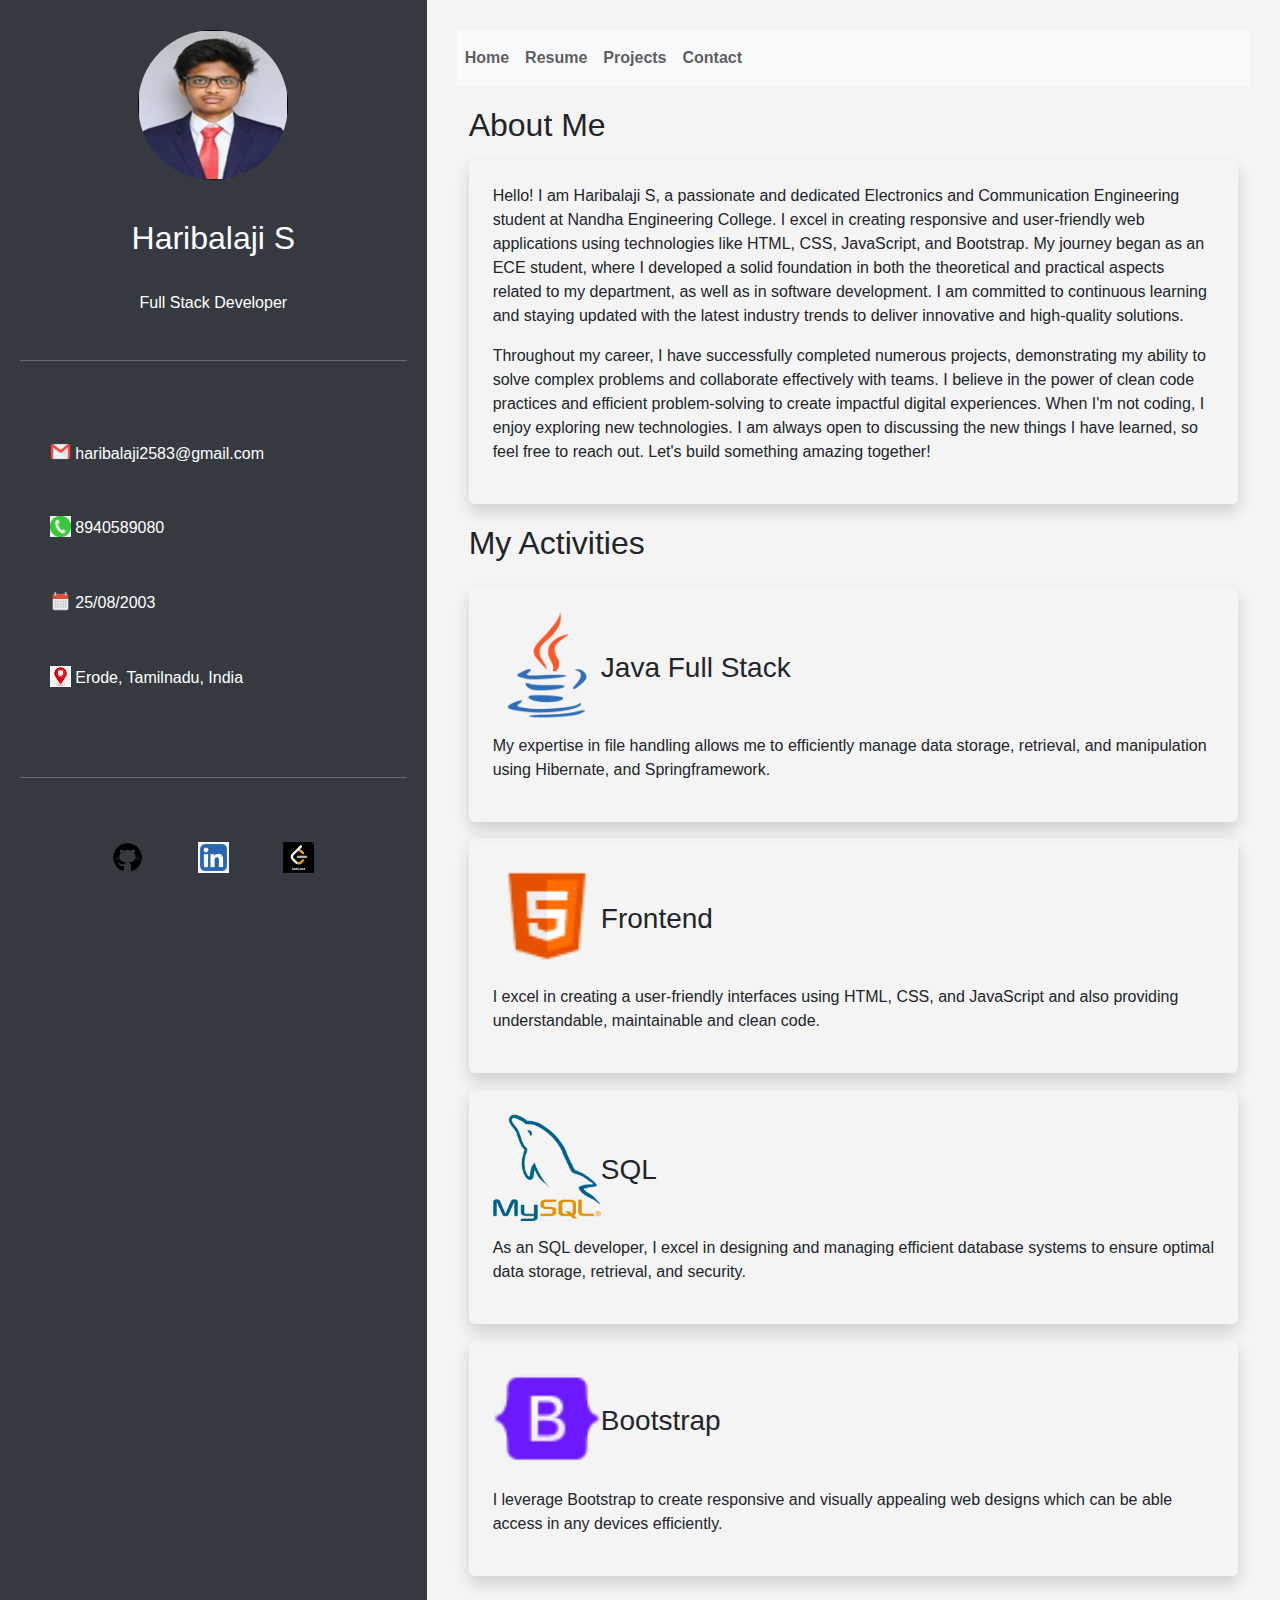
<file: index.html>
<!DOCTYPE html>
<html lang="en">
<head>
    <meta charset="UTF-8">
    <meta name="viewport" content="width=device-width, initial-scale=1.0">
    <title>Haribalaji S</title>
    <link href="./CSS/boot.min.css" rel="stylesheet">
    <link rel="stylesheet" href="./CSS/style.css">
    <link rel="icon" type="image/x-icon" href="./Images/title.png">
</head>
<body>
    <div class="container-fluid">
        <div class="row about" style="display: flex; flex-wrap: wrap;">
            <!-- LeftSide -->
            <div class="container col-md-4 left-sidebar">
                <div class="profile-photo">
                    <img src="./Images/Hari photo.jpg" alt="Profile Photo" class="img-fluid rounded-circle">
                </div>
                <br>
                <h2>Haribalaji S</h2>
                <br>
                <p class="role">Full Stack Developer</p>
                <br>
                <hr>
                <br>
                <div class="col-md-12 information">
                    <p><img src="./Images/email.png" class="zoom" id="infoimg"> <a id="linkto" href="mailto:haribalaji2583@gmail.com"> haribalaji2583@gmail.com</a></p><br>
                    <img src="./Images/phone.png" class="zoom" id="infoimg"> <a id="linkto" href="Tel:8940589080"> 8940589080</a></p><br>
                    <p><img src="./Images/DOB.png" class="zoom" style="width: 6%; height: auto; margin-top: 10px;"> 25/08/2003</p><br>
                    <p><img src="./Images/location.png" class="zoom" id="infoimg"> <a id="linkto" href="https://www.google.com/maps/@11.3204993,77.6980009,3a,75y,16.67h,106t/data=!3m6!1e1!3m4!1sR4IpEd-09qW6hU5EHF_4uA!2e0!7i13312!8i6656?coh=205409&entry=ttu"> Erode, Tamilnadu, India</a></p><br>
                </div>
                <hr>
                <br><br>
                <a href="https://github.com/hari782" target="_blank"><img src="./Images/github.png" class="zoom" style="width: 8%; height: auto; margin-right: 50px;"></a>
                <a href="https://www.linkedin.com/in/hari-balaji-a78919230/" target="_blank"><img src="./Images/linkedin.png" class="zoom" style="width: 8%; height: auto;"></a>
                <a href="https://leetcode.com/u/Haribalaji_25/" target="_blank"><img src="./Images/leetcode.png" class="zoom" style="width: 8%; height: auto; margin-left: 50px;"></a>
            
            </div>
            <!-- Right Content -->
            <div class="col-md-8 right-content" style="position: relative;">
                <nav class="navbar nav-pos navbar-expand-lg navbar-light bg-light" style="position: sticky; top: 0;">
                    <button class="navbar-toggler" type="button" data-toggle="collapse" data-target="#navbarNav" aria-controls="navbarNav" aria-expanded="false" aria-label="Toggle navigation">
                        <span class="navbar-toggler-icon"></span>
                    </button>
                    <div class="collapse navbar-collapse" id="navbarNav">
                        <ul class="navbar-nav ml-auto" id="navig">
                            <li class="nav-item">
                                <a class="nav-link" id="nav1" href="./index.html"><b>Home</b></a>
                            </li>
                            <li class="nav-item">
                                <a class="nav-link" id="nav2" href="./HTML/Resume.html"><b>Resume</b></a>
                            </li>
                            <li class="nav-item">
                                <a class="nav-link" id="nav3" href="./HTML/projects.html"><b>Projects</b></a>
                            </li>
                            <li class="nav-item">
                                <a class="nav-link" id="nav4" href="./HTML/contact.html"><b>Contact</b></a>
                            </li>
                        </ul>
                    </div>
                </nav>
            
                <div class="container-fluid about-me">
                    <h2>About Me</h2>
                    <div class= "container-fluid shadow rounded mt-3 p-4">
                    
                    <p>Hello! I am Haribalaji S, a passionate and dedicated Electronics and Communication Engineering student at Nandha Engineering College. I excel in creating responsive and user-friendly web applications using technologies like HTML, CSS, JavaScript, and Bootstrap. My journey began as an ECE student, where I developed a solid foundation in both the theoretical and practical aspects related to my department, as well as in software development. I am committed to continuous learning and staying updated with the latest industry trends to deliver innovative and high-quality solutions.</p>
                    <p>Throughout my career, I have successfully completed numerous projects, demonstrating my ability to solve complex problems and collaborate effectively with teams. I believe in the power of clean code practices and efficient problem-solving to create impactful digital experiences. When I'm not coding, I enjoy exploring new technologies. I am always open to discussing the new things I have learned, so feel free to reach out. Let's build something amazing together!</p>
                </div>
                </div>
                <div class="container-fluid activities">
                    <h2>My Activities</h2>
                    <div class="container-fluid shadow rounded mt-3 p-4" style="display: inline-block;">
                        <img src="./Images/java.png" style="width: 15%; height: auto; margin-bottom: 15px;"><h3 style="display: inline-block;"> Java Full Stack</h3>
                        <p>My expertise in file handling allows me to efficiently manage data storage, retrieval, and manipulation using Hibernate, and Springframework.</p>

                    </div>
                    <div class="container-fluid  shadow rounded mt-3 p-4">
                        <img src="./Images/html.png" style="width: 15%; height: auto; margin-bottom: 15px;"><h3 style="display: inline-block;"> Frontend</h3>
                        <p>I excel in creating a user-friendly interfaces using HTML, CSS, and JavaScript and also providing understandable, maintainable and clean code.</p>

                    </div>
                    <div class="container-fluid shadow rounded mt-3 p-4">
                        <img src="./Images/mysql.png" style="width: 15%; height: auto; margin-bottom: 15px;"><h3 style="display: inline-block;"> SQL</h3>
                        <p>As an SQL developer, I excel in designing and managing efficient database systems to ensure optimal data storage, retrieval, and security.</p>
                    </div>
                    <div class="container-fluid shadow rounded mt-3 p-4">
                        <img src="./Images/bootstrap.png" style="width: 15%; height: auto; margin-bottom: 15px;"><h3 style="display: inline-block;">Bootstrap</h3>
                        <p>I leverage Bootstrap to create responsive and visually appealing web designs which can be able access in any devices efficiently.</p>

                    </div>
                    <!-- Add more activities as needed -->
                </div>
            </div>
        </div>
    </div>

    <script src="./JS/jquery.min.js"></script>
    <script src="./JS/boot.min.js"></script>
    <script src="./JS/Stackpath.min.js"></script>
    <script src="./JS/script.js"></script>

</body>
</html>
</file>
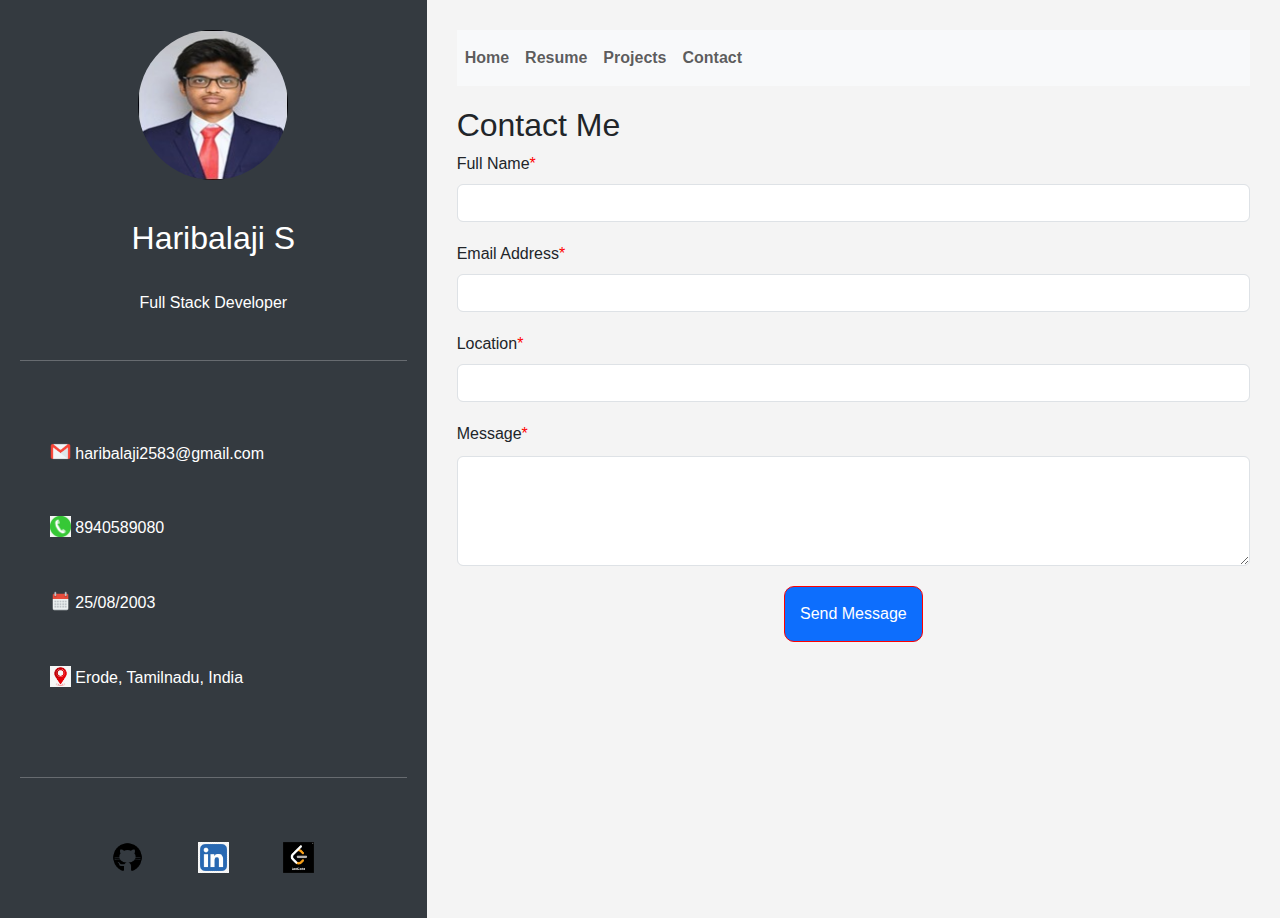
<file: HTML/contact.html>
<!DOCTYPE html>
<html lang="en">
<head>
    <meta charset="UTF-8">
    <meta name="viewport" content="width=device-width, initial-scale=1.0">
    <title>Haribalaji S</title>
    <link href="../CSS/boot.min.css" rel="stylesheet">
    <link rel="stylesheet" href="../CSS/style.css">
    <script src="../JS/boot.min.js"></script>
    <script src="../JS/script.js"></script>
</head>
<body>
    <div class="container-fluid">
        <div class="row about">
            <!-- Left Sidebar -->
            <div class="container col-md-4 left-sidebar">
                <div class="profile-photo">
                    <img src="../Images/Hari photo.jpg" alt="Profile Photo" class="img-fluid rounded-circle">
                </div>
                <br>
                <h2>Haribalaji S</h2>
                <br>
                <p class="role">Full Stack Developer</p>
                <br>
                <hr>
                <br>
                <div class="col-md-12 information">
                    <p><img src="../Images/email.png" class="zoom" id="infoimg"> <a id="linkto" href="mailto:haribalaji2583@gmail.com"> haribalaji2583@gmail.com</a></p><br>
                    <img src="../Images/phone.png" class="zoom" id="infoimg"> <a id="linkto" href="Tel:8940589080"> 8940589080</a></p><br>
                    <p><img src="../Images/DOB.png" class="zoom" style="width: 6%; height: auto; margin-top: 10px;"> 25/08/2003</p><br>
                    <p><img src="../Images/location.png" class="zoom" id="infoimg"> <a id="linkto" href="https://www.google.com/maps/@11.3204993,77.6980009,3a,75y,16.67h,106t/data=!3m6!1e1!3m4!1sR4IpEd-09qW6hU5EHF_4uA!2e0!7i13312!8i6656?coh=205409&entry=ttu"> Erode, Tamilnadu, India</a></p><br>
                </div>
                <hr>
                <br><br>
                <a href="https://github.com/hari782" target="_blank"><img src="../Images/github.png" class="zoom" style="width: 8%; height: auto; margin-right: 50px;"></a>
                <a href="https://www.linkedin.com/in/hari-balaji-a78919230/" target="_blank"><img src="../Images/linkedin.png" class="zoom" style="width: 8%; height: auto;"></a>
                <a href="https://leetcode.com/u/Haribalaji_25/" target="_blank"><img src="../Images/leetcode.png" class="zoom" style="width: 8%; height: auto; margin-left: 50px;"></a>
                
            </div>
            <!-- Right Content -->
            <div class="col-md-8 right-content" style="position: relative;">
                <nav class="navbar nav-pos navbar-expand-lg navbar-light bg-light" style="position: sticky; top: 0;">
                    <button class="navbar-toggler" type="button" data-toggle="collapse" data-target="#navbarNav" aria-controls="navbarNav" aria-expanded="false" aria-label="Toggle navigation">
                        <span class="navbar-toggler-icon"></span>
                    </button>
                    <div class="collapse navbar-collapse" id="navbarNav">
                        <ul class="navbar-nav ml-auto">
                            <li class="nav-item">
                                <a class="nav-link" id="nav1" href="../index.html"><b>Home</b></a>
                            </li>
                            <li class="nav-item">
                                <a class="nav-link" id="nav2" href="../HTML/Resume.html"><b>Resume</b></a>
                            </li>
                            <li class="nav-item">
                                <a class="nav-link" id="nav3" href="../HTML/projects.html"><b>Projects</b></a>
                            </li>
                            <li class="nav-item">
                                <a class="nav-link" id="nav3" href="../HTML/contact.html"><b>Contact</b></a>
                            </li>
                        </ul>
                    </div>
                </nav>  
                <div class="contact">
                    <h2>Contact Me</h2>
                    <form name="Register-form" action="https://api.web3forms.com/submit" method="POST" class="contactForm">
                        <input type="hidden" name="access_key" value="af3f6156-babd-439a-afcd-f07e20665ec2">

                        <label for="username" class="form-label">Full Name<span style="color: red;">*</span></label>
                        <input type="text" name="username" class="form-control" id="fullname" required>
                        
                        <label for="email" class="form-label" style="margin-top: 20px;">Email Address<span style="color: red;">*</span></label>
                        <input type="email" name="email" class="form-control" id="email" required>

                        <label for="location" class="form-label" style="margin-top: 20px;">Location<span style="color: red;">*</span></label>
                        <input type="text" name="location" class="form-control" id="location" required>
                        
                        <label for="message" style="margin-top: 20px;">Message<span style="color: red;">*</span></label>
                        <textarea class="form-control" name="Message" id="message" rows="4" style="margin-top: 10px;" required></textarea>
                        
                        <button type="submit" class="btn btn-primary" style="margin-top: 20px;">Send Message</button>
                    </form>
                </div>
            </div>
        </div>
    </div>

    
    <script src="../JS/jquery.min.js"></script>
    <script src="../JS/Stackpath.min.js"></script>
    
    
</body>
</html>
</file>
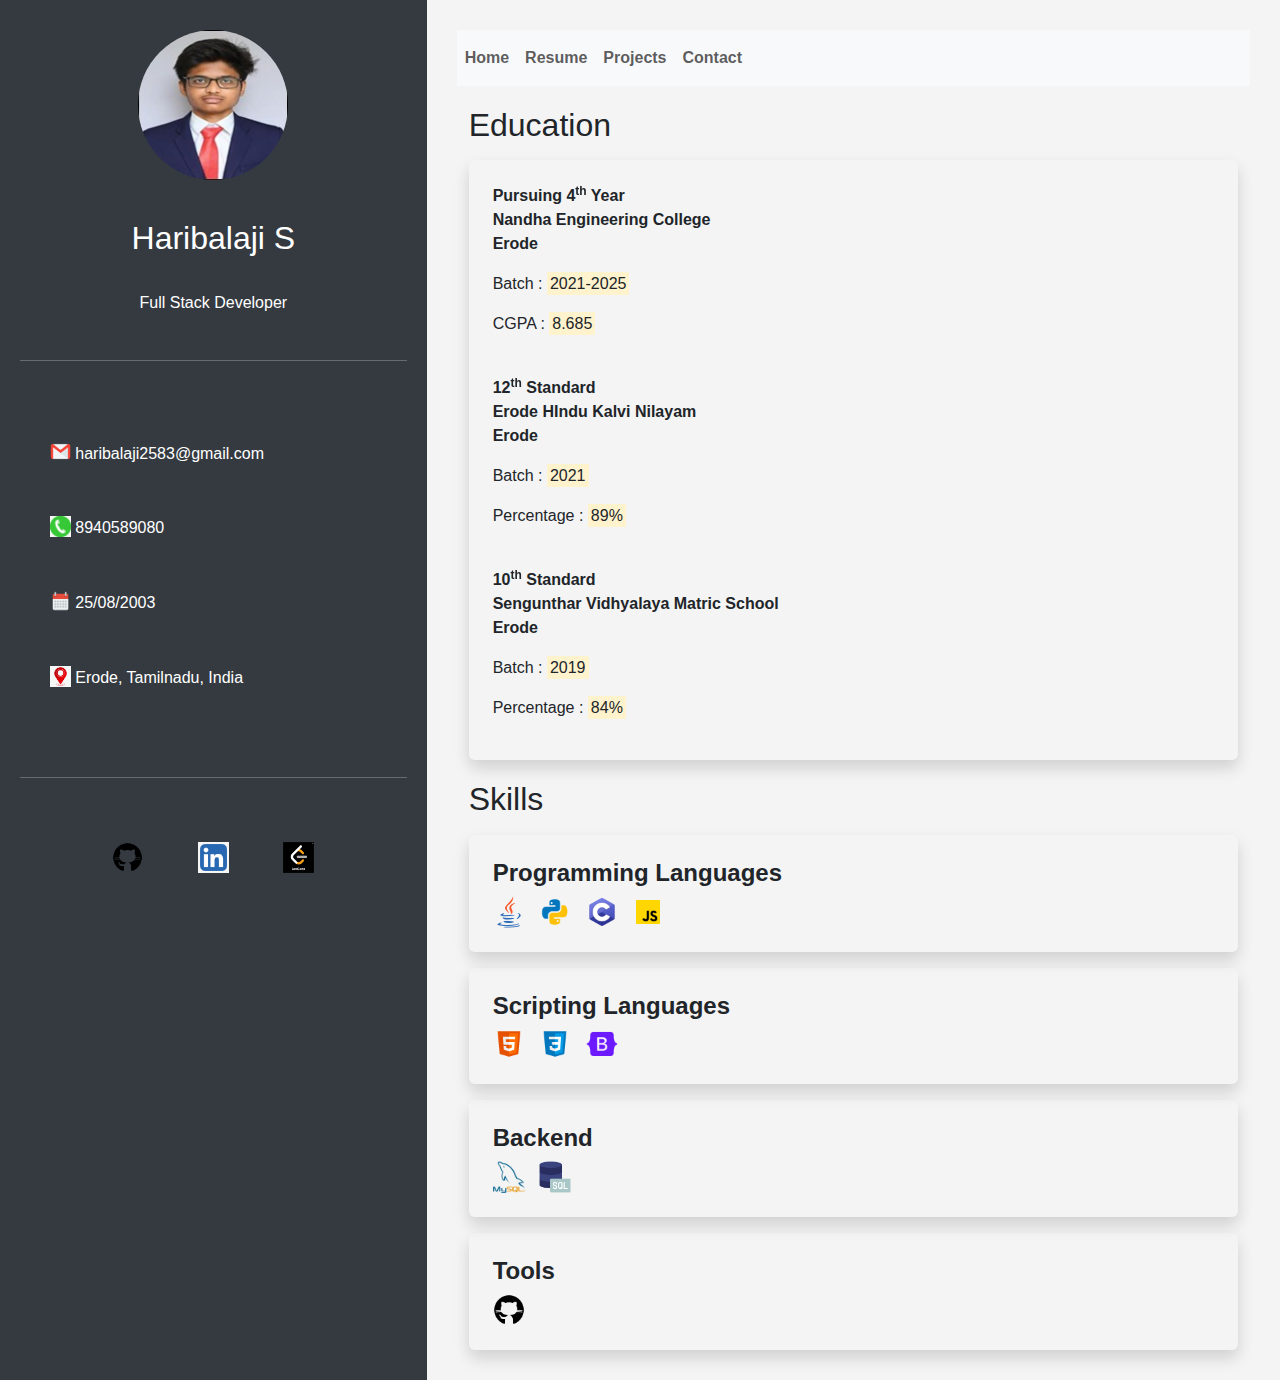
<file: HTML/Resume.html>
<!DOCTYPE html>
<html lang="en">
<head>
    <meta charset="UTF-8">
    <meta name="viewport" content="width=device-width, initial-scale=1.0">
    <title>Haribalaji S</title>
    <link href="../CSS/boot.min.css" rel="stylesheet">
    <link rel="stylesheet" href="../CSS/style.css">
    <script src="../JS/boot.min.js"></script>
</head>
<body>
    <div class="container-fluid">
        <div class="row about">
            <!-- Left Sidebar -->
            <div class="container col-md-4 left-sidebar">
                <div class="profile-photo">
                    <img src="../Images/Hari photo.jpg" alt="Profile Photo" class="img-fluid rounded-circle">
                </div>
                <br>
                <h2 class="nam">Haribalaji S</h2>
                <br>
                <p class="role">Full Stack Developer</p>
                <br>
                <hr>
                <br>
                <div class="col-md-12 information">
                    <p><img src="../Images/email.png" class="zoom" id="infoimg"> <a id="linkto" href="mailto:haribalaji2583@gmail.com"> haribalaji2583@gmail.com</a></p><br>
                    <img src="../Images/phone.png" class="zoom" id="infoimg"> <a id="linkto" href="Tel:8940589080"> 8940589080</a></p><br>
                    <p><img src="../Images/DOB.png" class="zoom" style="width: 6%; height: auto; margin-top: 10px;"> 25/08/2003</p><br>
                    <p><img src="../Images/location.png" class="zoom" id="infoimg"> <a id="linkto" href="https://www.google.com/maps/@11.3204993,77.6980009,3a,75y,16.67h,106t/data=!3m6!1e1!3m4!1sR4IpEd-09qW6hU5EHF_4uA!2e0!7i13312!8i6656?coh=205409&entry=ttu"> Erode, Tamilnadu, India</a></p><br>
                </div>
                <hr>
                <br><br>
                <a href="https://github.com/hari782" target="_blank"><img src="../Images/github.png" class="zoom" style="width: 8%; height: auto; margin-right: 50px;"></a>
                <a href="https://www.linkedin.com/in/hari-balaji-a78919230/" target="_blank"><img src="../Images/linkedin.png" class="zoom" style="width: 8%; height: auto;"></a>
                <a href="https://leetcode.com/u/Haribalaji_25/" target="_blank"><img src="../Images/leetcode.png" class="zoom" style="width: 8%; height: auto; margin-left: 50px;"></a>

            </div>
            <!-- Right Content -->
            <div class="col-md-8 right-content" style="position: relative;">
                <nav class="navbar nav-pos navbar-expand-lg navbar-light bg-light" style="position: sticky; top: 0;">
                    <button class="navbar-toggler" type="button" data-toggle="collapse" data-target="#navbarNav" aria-controls="navbarNav" aria-expanded="false" aria-label="Toggle navigation">
                        <span class="navbar-toggler-icon"></span>
                    </button>
                    <div class="collapse navbar-collapse" id="navbarNav">
                        <ul class="navbar-nav ml-auto">
                            <li class="nav-item">
                                <a class="nav-link" id="nav1" href="../index.html"><b>Home</b></a>
                            </li>
                            <li class="nav-item">
                                <a class="nav-link" id="nav2" href="../HTML/Resume.html"><b>Resume</b></a>
                            </li>
                            <li class="nav-item">
                                <a class="nav-link" id="nav3" href="../HTML/projects.html"><b>Projects</b></a>
                            </li>
                            <li class="nav-item">
                                <a class="nav-link" id="nav3" href="../HTML/contact.html"><b>Contact</b></a>
                            </li>
                        </ul>
                    </div>
                </nav>  
                <!-- Navbar code here -->
                <div class="container-fluid education">
                    <h2>Education</h2>
                    <div class= "container-fluid shadow rounded mt-3 p-4">
                        <b><p>Pursuing 4<sup>th</sup> Year<br>Nandha Engineering College<br>Erode</p></b>
                        <p>Batch : <mark>2021-2025</mark></p>
                        <p>CGPA : <mark>8.685</mark></p>
                        <br>
                        <b><p>12<sup>th</sup> Standard<br>Erode HIndu Kalvi Nilayam<br>Erode</p></b>
                        <p>Batch : <mark>2021</mark></p>
                        <p>Percentage : <mark>89%</mark></p>
                        <br>
                        <b><p>10<sup>th</sup> Standard<br>Sengunthar Vidhyalaya Matric School<br>Erode</p></b>
                        <p>Batch : <mark>2019</mark></p>
                        <p>Percentage : <mark>84%</mark></p>
                    </div>
                </div>
                <div class="container-fluid skills">
                    <h2 style="margin-top: 20px;">Skills</h2>
                    <div class= "container-fluid shadow rounded mt-3 p-4">
                        <h4><b>Programming Languages</b></h4>
                        <div class="skill-icons">
                            <img src="../Images/java.png" class="zoom" style="width: 2rem; height: 2rem;">
                            <img src="../Images/python.png" class="zoom" style="width: 2rem; height: 2rem; margin-left: 10px;">
                            <img src="../Images/c.png" class="zoom" style="width: 2rem; height: 2rem; margin-left: 10px;">
                            <img src="../Images/javascript.png" class="zoom" style="width: 2rem; height: 2rem; margin-left: 10px;">
                        <!-- Add more skill icons as needed -->
                        </div>
                    </div>
                    <div class= "container-fluid shadow rounded mt-3 p-4">
                        <h4><b>Scripting Languages</b></h4>
                        <div class="skill-icons">
                            <img src="../Images/html.png" class="zoom" style="width: 2rem; height: 2rem;">
                            <img src="../Images/css.png" class="zoom" style="width: 2rem; height: 2rem; margin-left: 10px;">
                            <img src="../Images/bootstrap.png" class="zoom" style="width: 2rem; height: 2rem; margin-left: 10px;">
                        <!-- Add more skill icons as needed -->
                        </div>
                    </div>
                    <div class= "container-fluid shadow rounded mt-3 p-4">
                        <h4><b>Backend</b></h4></b>
                        <div class="skill-icons">
                            <img src="../Images/mysql.png" class="zoom" style="width: 2rem; height: 2rem;">
                            <img src="../Images/sql.png" class="zoom" style="width: 2rem; height: 2rem; margin-left: 10px;">
                            <!-- Add more skill icons as needed -->
                        </div>
                    </div>
                    <div class= "container-fluid shadow rounded mt-3 p-4">
                        <h4><b>Tools</b></h4>
                        <div class="skill-icons">
                            <img src="../Images/github.png" class="zoom" style="width: 2rem; height: 2rem;">
                        <!-- Add more skill icons as needed -->
                        </div>
                    </div>
                </div>
            </div>
        </div>
    </div>

    <script src="../JS/boot.min.js"></script>
    <script src="../JS/jquery.min.js"></script>
    <script src="../JS/Stackpath.min.js"></script>
    <script src="../JS/script.js"></script>
    
</body>
</html>
</file>
<file: CSS/style.css>
body {
    font-family: 'Arial', sans-serif;
    background-color: #f4f4f4;
}

.left-sidebar {
    background-color: #343a40;
    color: white;
    text-align: center;
    padding: 30px 20px;
    display: block;
    
}
#nav1{
    text-decoration: none;
    transition-duration: 0.5s;
}
#nav1:hover{
    text-decoration: underline;
    color: red;
}
#nav2{
    text-decoration: none;
    transition-duration: 0.5s;
}
#nav2:hover{
    text-decoration: underline;
    color: red;
}
#nav3{
    text-decoration: none;
    transition-duration: 0.5s;
}
#nav3:hover{
    text-decoration: underline;
    color: red;
}
#nav4{
    text-decoration: none;
    transition-duration: 0.5s;
}
#nav4:hover{
    text-decoration: underline;
    color: red;
}

#infoimg{
    height: auto; 
    margin-top: 10px; 
    text-decoration: none;
    width: 6%;
}

#linkto{
    text-decoration: none;
    transition-duration: 0.5s;
    font-size: inherit;
}
#linkto:hover{
    text-decoration: underline;
    color: red;
}
.left-sidebar img {
    width: 150px;
    height: 150px;
    margin-bottom: 15px;
}

.left-sidebar h2 {
    margin-bottom: 10px;
}

.information{
   text-align: left;
   margin-left: 10px;
   padding: 30px 20px;
}
.left-sidebar p {
    margin-bottom: 5px;
}

.left-sidebar a {
    color: white;
    font-size: 24px;
    margin-top: 10px;
}

.right-content {
    padding: 30px;
}

.right-content .navbar {
    margin-bottom: 20px;
    
}

.about-me, .activities {
    margin-bottom: 20px;
}

.nav-pos
{
    position: sticky;
    top: 0;
    background-color: black ;
}
.images{
    width: 40%;
    height: auto;
    border-radius: 5px;
    display: grid;
    margin-left: 30%;
}


.work {
    border-radius: 10px;
    position: relative;
    overflow: hidden;
    transition: transform 0.5s;
}
.work img {
    width: 100%;
    border-radius: 10px;
    display: block;
    transition: transform 0.5s;
}
.layer {
    width: 100%;
    height: 0;
    background: linear-gradient(rgba(0, 0, 0, 0.6), black);
    color: #f4f4f4;
    border-radius: 10px;
    position: absolute;
    left: 0;
    bottom: 0;
    overflow: hidden;
    display: flex;
    align-items: center;
    justify-content: center;
    text-align: center;
    flex-direction: column;
    transition: height 0.5s;
}
.layer h5 {
    font-weight: 500;
    margin-bottom: 20px;
}
.layer p {
    font-size: 14px;
}
.layer a {
    color: #ff0000;
    text-decoration: none;
    font-size: 20px;
    line-height: 60px;
    background: #ffff;
    width: 60px;
    height: 60px;
    border-radius: 50%;
}
.work:hover img {
    transform: scale(1.1);
}
.work:hover .layer {
    height: 100%;
}
.btn {
    display: block;
    margin: 50px auto;
    width: fit-content;
    border: 1px solid #ff0000;
    padding: 15px;
    border-radius: 10px;
    text-decoration: none;
    color: #fff;
}
.zoom:hover{
    transform: scale(1.3);
}
</file>
<file: CSS/boot.min.css>
@charset "UTF-8";/*!
 * Bootstrap  v5.3.3 (https://getbootstrap.com/)
 * Copyright 2011-2024 The Bootstrap Authors
 * Licensed under MIT (https://github.com/twbs/bootstrap/blob/main/LICENSE)
 */:root,[data-bs-theme=light]{--bs-blue:#0d6efd;--bs-indigo:#6610f2;--bs-purple:#6f42c1;--bs-pink:#d63384;--bs-red:#dc3545;--bs-orange:#fd7e14;--bs-yellow:#ffc107;--bs-green:#198754;--bs-teal:#20c997;--bs-cyan:#0dcaf0;--bs-black:#000;--bs-white:#fff;--bs-gray:#6c757d;--bs-gray-dark:#343a40;--bs-gray-100:#f8f9fa;--bs-gray-200:#e9ecef;--bs-gray-300:#dee2e6;--bs-gray-400:#ced4da;--bs-gray-500:#adb5bd;--bs-gray-600:#6c757d;--bs-gray-700:#495057;--bs-gray-800:#343a40;--bs-gray-900:#212529;--bs-primary:#0d6efd;--bs-secondary:#6c757d;--bs-success:#198754;--bs-info:#0dcaf0;--bs-warning:#ffc107;--bs-danger:#dc3545;--bs-light:#f8f9fa;--bs-dark:#212529;--bs-primary-rgb:13,110,253;--bs-secondary-rgb:108,117,125;--bs-success-rgb:25,135,84;--bs-info-rgb:13,202,240;--bs-warning-rgb:255,193,7;--bs-danger-rgb:220,53,69;--bs-light-rgb:248,249,250;--bs-dark-rgb:33,37,41;--bs-primary-text-emphasis:#052c65;--bs-secondary-text-emphasis:#2b2f32;--bs-success-text-emphasis:#0a3622;--bs-info-text-emphasis:#055160;--bs-warning-text-emphasis:#664d03;--bs-danger-text-emphasis:#58151c;--bs-light-text-emphasis:#495057;--bs-dark-text-emphasis:#495057;--bs-primary-bg-subtle:#cfe2ff;--bs-secondary-bg-subtle:#e2e3e5;--bs-success-bg-subtle:#d1e7dd;--bs-info-bg-subtle:#cff4fc;--bs-warning-bg-subtle:#fff3cd;--bs-danger-bg-subtle:#f8d7da;--bs-light-bg-subtle:#fcfcfd;--bs-dark-bg-subtle:#ced4da;--bs-primary-border-subtle:#9ec5fe;--bs-secondary-border-subtle:#c4c8cb;--bs-success-border-subtle:#a3cfbb;--bs-info-border-subtle:#9eeaf9;--bs-warning-border-subtle:#ffe69c;--bs-danger-border-subtle:#f1aeb5;--bs-light-border-subtle:#e9ecef;--bs-dark-border-subtle:#adb5bd;--bs-white-rgb:255,255,255;--bs-black-rgb:0,0,0;--bs-font-sans-serif:system-ui,-apple-system,"Segoe UI",Roboto,"Helvetica Neue","Noto Sans","Liberation Sans",Arial,sans-serif,"Apple Color Emoji","Segoe UI Emoji","Segoe UI Symbol","Noto Color Emoji";--bs-font-monospace:SFMono-Regular,Menlo,Monaco,Consolas,"Liberation Mono","Courier New",monospace;--bs-gradient:linear-gradient(180deg, rgba(255, 255, 255, 0.15), rgba(255, 255, 255, 0));--bs-body-font-family:var(--bs-font-sans-serif);--bs-body-font-size:1rem;--bs-body-font-weight:400;--bs-body-line-height:1.5;--bs-body-color:#212529;--bs-body-color-rgb:33,37,41;--bs-body-bg:#fff;--bs-body-bg-rgb:255,255,255;--bs-emphasis-color:#000;--bs-emphasis-color-rgb:0,0,0;--bs-secondary-color:rgba(33, 37, 41, 0.75);--bs-secondary-color-rgb:33,37,41;--bs-secondary-bg:#e9ecef;--bs-secondary-bg-rgb:233,236,239;--bs-tertiary-color:rgba(33, 37, 41, 0.5);--bs-tertiary-color-rgb:33,37,41;--bs-tertiary-bg:#f8f9fa;--bs-tertiary-bg-rgb:248,249,250;--bs-heading-color:inherit;--bs-link-color:#0d6efd;--bs-link-color-rgb:13,110,253;--bs-link-decoration:underline;--bs-link-hover-color:#0a58ca;--bs-link-hover-color-rgb:10,88,202;--bs-code-color:#d63384;--bs-highlight-color:#212529;--bs-highlight-bg:#fff3cd;--bs-border-width:1px;--bs-border-style:solid;--bs-border-color:#dee2e6;--bs-border-color-translucent:rgba(0, 0, 0, 0.175);--bs-border-radius:0.375rem;--bs-border-radius-sm:0.25rem;--bs-border-radius-lg:0.5rem;--bs-border-radius-xl:1rem;--bs-border-radius-xxl:2rem;--bs-border-radius-2xl:var(--bs-border-radius-xxl);--bs-border-radius-pill:50rem;--bs-box-shadow:0 0.5rem 1rem rgba(0, 0, 0, 0.15);--bs-box-shadow-sm:0 0.125rem 0.25rem rgba(0, 0, 0, 0.075);--bs-box-shadow-lg:0 1rem 3rem rgba(0, 0, 0, 0.175);--bs-box-shadow-inset:inset 0 1px 2px rgba(0, 0, 0, 0.075);--bs-focus-ring-width:0.25rem;--bs-focus-ring-opacity:0.25;--bs-focus-ring-color:rgba(13, 110, 253, 0.25);--bs-form-valid-color:#198754;--bs-form-valid-border-color:#198754;--bs-form-invalid-color:#dc3545;--bs-form-invalid-border-color:#dc3545}[data-bs-theme=dark]{color-scheme:dark;--bs-body-color:#dee2e6;--bs-body-color-rgb:222,226,230;--bs-body-bg:#212529;--bs-body-bg-rgb:33,37,41;--bs-emphasis-color:#fff;--bs-emphasis-color-rgb:255,255,255;--bs-secondary-color:rgba(222, 226, 230, 0.75);--bs-secondary-color-rgb:222,226,230;--bs-secondary-bg:#343a40;--bs-secondary-bg-rgb:52,58,64;--bs-tertiary-color:rgba(222, 226, 230, 0.5);--bs-tertiary-color-rgb:222,226,230;--bs-tertiary-bg:#2b3035;--bs-tertiary-bg-rgb:43,48,53;--bs-primary-text-emphasis:#6ea8fe;--bs-secondary-text-emphasis:#a7acb1;--bs-success-text-emphasis:#75b798;--bs-info-text-emphasis:#6edff6;--bs-warning-text-emphasis:#ffda6a;--bs-danger-text-emphasis:#ea868f;--bs-light-text-emphasis:#f8f9fa;--bs-dark-text-emphasis:#dee2e6;--bs-primary-bg-subtle:#031633;--bs-secondary-bg-subtle:#161719;--bs-success-bg-subtle:#051b11;--bs-info-bg-subtle:#032830;--bs-warning-bg-subtle:#332701;--bs-danger-bg-subtle:#2c0b0e;--bs-light-bg-subtle:#343a40;--bs-dark-bg-subtle:#1a1d20;--bs-primary-border-subtle:#084298;--bs-secondary-border-subtle:#41464b;--bs-success-border-subtle:#0f5132;--bs-info-border-subtle:#087990;--bs-warning-border-subtle:#997404;--bs-danger-border-subtle:#842029;--bs-light-border-subtle:#495057;--bs-dark-border-subtle:#343a40;--bs-heading-color:inherit;--bs-link-color:#6ea8fe;--bs-link-hover-color:#8bb9fe;--bs-link-color-rgb:110,168,254;--bs-link-hover-color-rgb:139,185,254;--bs-code-color:#e685b5;--bs-highlight-color:#dee2e6;--bs-highlight-bg:#664d03;--bs-border-color:#495057;--bs-border-color-translucent:rgba(255, 255, 255, 0.15);--bs-form-valid-color:#75b798;--bs-form-valid-border-color:#75b798;--bs-form-invalid-color:#ea868f;--bs-form-invalid-border-color:#ea868f}*,::after,::before{box-sizing:border-box}@media (prefers-reduced-motion:no-preference){:root{scroll-behavior:smooth}}body{margin:0;font-family:var(--bs-body-font-family);font-size:var(--bs-body-font-size);font-weight:var(--bs-body-font-weight);line-height:var(--bs-body-line-height);color:var(--bs-body-color);text-align:var(--bs-body-text-align);background-color:var(--bs-body-bg);-webkit-text-size-adjust:100%;-webkit-tap-highlight-color:transparent}hr{margin:1rem 0;color:inherit;border:0;border-top:var(--bs-border-width) solid;opacity:.25}.h1,.h2,.h3,.h4,.h5,.h6,h1,h2,h3,h4,h5,h6{margin-top:0;margin-bottom:.5rem;font-weight:500;line-height:1.2;color:var(--bs-heading-color)}.h1,h1{font-size:calc(1.375rem + 1.5vw)}@media (min-width:1200px){.h1,h1{font-size:2.5rem}}.h2,h2{font-size:calc(1.325rem + .9vw)}@media (min-width:1200px){.h2,h2{font-size:2rem}}.h3,h3{font-size:calc(1.3rem + .6vw)}@media (min-width:1200px){.h3,h3{font-size:1.75rem}}.h4,h4{font-size:calc(1.275rem + .3vw)}@media (min-width:1200px){.h4,h4{font-size:1.5rem}}.h5,h5{font-size:1.25rem}.h6,h6{font-size:1rem}p{margin-top:0;margin-bottom:1rem}abbr[title]{-webkit-text-decoration:underline dotted;text-decoration:underline dotted;cursor:help;-webkit-text-decoration-skip-ink:none;text-decoration-skip-ink:none}address{margin-bottom:1rem;font-style:normal;line-height:inherit}ol,ul{padding-left:2rem}dl,ol,ul{margin-top:0;margin-bottom:1rem}ol ol,ol ul,ul ol,ul ul{margin-bottom:0}dt{font-weight:700}dd{margin-bottom:.5rem;margin-left:0}blockquote{margin:0 0 1rem}b,strong{font-weight:bolder}.small,small{font-size:.875em}.mark,mark{padding:.1875em;color:var(--bs-highlight-color);background-color:var(--bs-highlight-bg)}sub,sup{position:relative;font-size:.75em;line-height:0;vertical-align:baseline}sub{bottom:-.25em}sup{top:-.5em}a{color:rgba(var(--bs-link-color-rgb),var(--bs-link-opacity,1));text-decoration:underline}a:hover{--bs-link-color-rgb:var(--bs-link-hover-color-rgb)}a:not([href]):not([class]),a:not([href]):not([class]):hover{color:inherit;text-decoration:none}code,kbd,pre,samp{font-family:var(--bs-font-monospace);font-size:1em}pre{display:block;margin-top:0;margin-bottom:1rem;overflow:auto;font-size:.875em}pre code{font-size:inherit;color:inherit;word-break:normal}code{font-size:.875em;color:var(--bs-code-color);word-wrap:break-word}a>code{color:inherit}kbd{padding:.1875rem .375rem;font-size:.875em;color:var(--bs-body-bg);background-color:var(--bs-body-color);border-radius:.25rem}kbd kbd{padding:0;font-size:1em}figure{margin:0 0 1rem}img,svg{vertical-align:middle}table{caption-side:bottom;border-collapse:collapse}caption{padding-top:.5rem;padding-bottom:.5rem;color:var(--bs-secondary-color);text-align:left}th{text-align:inherit;text-align:-webkit-match-parent}tbody,td,tfoot,th,thead,tr{border-color:inherit;border-style:solid;border-width:0}label{display:inline-block}button{border-radius:0}button:focus:not(:focus-visible){outline:0}button,input,optgroup,select,textarea{margin:0;font-family:inherit;font-size:inherit;line-height:inherit}button,select{text-transform:none}[role=button]{cursor:pointer}select{word-wrap:normal}select:disabled{opacity:1}[list]:not([type=date]):not([type=datetime-local]):not([type=month]):not([type=week]):not([type=time])::-webkit-calendar-picker-indicator{display:none!important}[type=button],[type=reset],[type=submit],button{-webkit-appearance:button}[type=button]:not(:disabled),[type=reset]:not(:disabled),[type=submit]:not(:disabled),button:not(:disabled){cursor:pointer}::-moz-focus-inner{padding:0;border-style:none}textarea{resize:vertical}fieldset{min-width:0;padding:0;margin:0;border:0}legend{float:left;width:100%;padding:0;margin-bottom:.5rem;font-size:calc(1.275rem + .3vw);line-height:inherit}@media (min-width:1200px){legend{font-size:1.5rem}}legend+*{clear:left}::-webkit-datetime-edit-day-field,::-webkit-datetime-edit-fields-wrapper,::-webkit-datetime-edit-hour-field,::-webkit-datetime-edit-minute,::-webkit-datetime-edit-month-field,::-webkit-datetime-edit-text,::-webkit-datetime-edit-year-field{padding:0}::-webkit-inner-spin-button{height:auto}[type=search]{-webkit-appearance:textfield;outline-offset:-2px}::-webkit-search-decoration{-webkit-appearance:none}::-webkit-color-swatch-wrapper{padding:0}::-webkit-file-upload-button{font:inherit;-webkit-appearance:button}::file-selector-button{font:inherit;-webkit-appearance:button}output{display:inline-block}iframe{border:0}summary{display:list-item;cursor:pointer}progress{vertical-align:baseline}[hidden]{display:none!important}.lead{font-size:1.25rem;font-weight:300}.display-1{font-size:calc(1.625rem + 4.5vw);font-weight:300;line-height:1.2}@media (min-width:1200px){.display-1{font-size:5rem}}.display-2{font-size:calc(1.575rem + 3.9vw);font-weight:300;line-height:1.2}@media (min-width:1200px){.display-2{font-size:4.5rem}}.display-3{font-size:calc(1.525rem + 3.3vw);font-weight:300;line-height:1.2}@media (min-width:1200px){.display-3{font-size:4rem}}.display-4{font-size:calc(1.475rem + 2.7vw);font-weight:300;line-height:1.2}@media (min-width:1200px){.display-4{font-size:3.5rem}}.display-5{font-size:calc(1.425rem + 2.1vw);font-weight:300;line-height:1.2}@media (min-width:1200px){.display-5{font-size:3rem}}.display-6{font-size:calc(1.375rem + 1.5vw);font-weight:300;line-height:1.2}@media (min-width:1200px){.display-6{font-size:2.5rem}}.list-unstyled{padding-left:0;list-style:none}.list-inline{padding-left:0;list-style:none}.list-inline-item{display:inline-block}.list-inline-item:not(:last-child){margin-right:.5rem}.initialism{font-size:.875em;text-transform:uppercase}.blockquote{margin-bottom:1rem;font-size:1.25rem}.blockquote>:last-child{margin-bottom:0}.blockquote-footer{margin-top:-1rem;margin-bottom:1rem;font-size:.875em;color:#6c757d}.blockquote-footer::before{content:"— "}.img-fluid{max-width:100%;height:auto}.img-thumbnail{padding:.25rem;background-color:var(--bs-body-bg);border:var(--bs-border-width) solid var(--bs-border-color);border-radius:var(--bs-border-radius);max-width:100%;height:auto}.figure{display:inline-block}.figure-img{margin-bottom:.5rem;line-height:1}.figure-caption{font-size:.875em;color:var(--bs-secondary-color)}.container,.container-fluid,.container-lg,.container-md,.container-sm,.container-xl,.container-xxl{--bs-gutter-x:1.5rem;--bs-gutter-y:0;width:100%;padding-right:calc(var(--bs-gutter-x) * .5);padding-left:calc(var(--bs-gutter-x) * .5);margin-right:auto;margin-left:auto}@media (min-width:576px){.container,.container-sm{max-width:540px}}@media (min-width:768px){.container,.container-md,.container-sm{max-width:720px}}@media (min-width:992px){.container,.container-lg,.container-md,.container-sm{max-width:960px}}@media (min-width:1200px){.container,.container-lg,.container-md,.container-sm,.container-xl{max-width:1140px}}@media (min-width:1400px){.container,.container-lg,.container-md,.container-sm,.container-xl,.container-xxl{max-width:1320px}}:root{--bs-breakpoint-xs:0;--bs-breakpoint-sm:576px;--bs-breakpoint-md:768px;--bs-breakpoint-lg:992px;--bs-breakpoint-xl:1200px;--bs-breakpoint-xxl:1400px}.row{--bs-gutter-x:1.5rem;--bs-gutter-y:0;display:flex;flex-wrap:wrap;margin-top:calc(-1 * var(--bs-gutter-y));margin-right:calc(-.5 * var(--bs-gutter-x));margin-left:calc(-.5 * var(--bs-gutter-x))}.row>*{flex-shrink:0;width:100%;max-width:100%;padding-right:calc(var(--bs-gutter-x) * .5);padding-left:calc(var(--bs-gutter-x) * .5);margin-top:var(--bs-gutter-y)}.col{flex:1 0 0%}.row-cols-auto>*{flex:0 0 auto;width:auto}.row-cols-1>*{flex:0 0 auto;width:100%}.row-cols-2>*{flex:0 0 auto;width:50%}.row-cols-3>*{flex:0 0 auto;width:33.33333333%}.row-cols-4>*{flex:0 0 auto;width:25%}.row-cols-5>*{flex:0 0 auto;width:20%}.row-cols-6>*{flex:0 0 auto;width:16.66666667%}.col-auto{flex:0 0 auto;width:auto}.col-1{flex:0 0 auto;width:8.33333333%}.col-2{flex:0 0 auto;width:16.66666667%}.col-3{flex:0 0 auto;width:25%}.col-4{flex:0 0 auto;width:33.33333333%}.col-5{flex:0 0 auto;width:41.66666667%}.col-6{flex:0 0 auto;width:50%}.col-7{flex:0 0 auto;width:58.33333333%}.col-8{flex:0 0 auto;width:66.66666667%}.col-9{flex:0 0 auto;width:75%}.col-10{flex:0 0 auto;width:83.33333333%}.col-11{flex:0 0 auto;width:91.66666667%}.col-12{flex:0 0 auto;width:100%}.offset-1{margin-left:8.33333333%}.offset-2{margin-left:16.66666667%}.offset-3{margin-left:25%}.offset-4{margin-left:33.33333333%}.offset-5{margin-left:41.66666667%}.offset-6{margin-left:50%}.offset-7{margin-left:58.33333333%}.offset-8{margin-left:66.66666667%}.offset-9{margin-left:75%}.offset-10{margin-left:83.33333333%}.offset-11{margin-left:91.66666667%}.g-0,.gx-0{--bs-gutter-x:0}.g-0,.gy-0{--bs-gutter-y:0}.g-1,.gx-1{--bs-gutter-x:0.25rem}.g-1,.gy-1{--bs-gutter-y:0.25rem}.g-2,.gx-2{--bs-gutter-x:0.5rem}.g-2,.gy-2{--bs-gutter-y:0.5rem}.g-3,.gx-3{--bs-gutter-x:1rem}.g-3,.gy-3{--bs-gutter-y:1rem}.g-4,.gx-4{--bs-gutter-x:1.5rem}.g-4,.gy-4{--bs-gutter-y:1.5rem}.g-5,.gx-5{--bs-gutter-x:3rem}.g-5,.gy-5{--bs-gutter-y:3rem}@media (min-width:576px){.col-sm{flex:1 0 0%}.row-cols-sm-auto>*{flex:0 0 auto;width:auto}.row-cols-sm-1>*{flex:0 0 auto;width:100%}.row-cols-sm-2>*{flex:0 0 auto;width:50%}.row-cols-sm-3>*{flex:0 0 auto;width:33.33333333%}.row-cols-sm-4>*{flex:0 0 auto;width:25%}.row-cols-sm-5>*{flex:0 0 auto;width:20%}.row-cols-sm-6>*{flex:0 0 auto;width:16.66666667%}.col-sm-auto{flex:0 0 auto;width:auto}.col-sm-1{flex:0 0 auto;width:8.33333333%}.col-sm-2{flex:0 0 auto;width:16.66666667%}.col-sm-3{flex:0 0 auto;width:25%}.col-sm-4{flex:0 0 auto;width:33.33333333%}.col-sm-5{flex:0 0 auto;width:41.66666667%}.col-sm-6{flex:0 0 auto;width:50%}.col-sm-7{flex:0 0 auto;width:58.33333333%}.col-sm-8{flex:0 0 auto;width:66.66666667%}.col-sm-9{flex:0 0 auto;width:75%}.col-sm-10{flex:0 0 auto;width:83.33333333%}.col-sm-11{flex:0 0 auto;width:91.66666667%}.col-sm-12{flex:0 0 auto;width:100%}.offset-sm-0{margin-left:0}.offset-sm-1{margin-left:8.33333333%}.offset-sm-2{margin-left:16.66666667%}.offset-sm-3{margin-left:25%}.offset-sm-4{margin-left:33.33333333%}.offset-sm-5{margin-left:41.66666667%}.offset-sm-6{margin-left:50%}.offset-sm-7{margin-left:58.33333333%}.offset-sm-8{margin-left:66.66666667%}.offset-sm-9{margin-left:75%}.offset-sm-10{margin-left:83.33333333%}.offset-sm-11{margin-left:91.66666667%}.g-sm-0,.gx-sm-0{--bs-gutter-x:0}.g-sm-0,.gy-sm-0{--bs-gutter-y:0}.g-sm-1,.gx-sm-1{--bs-gutter-x:0.25rem}.g-sm-1,.gy-sm-1{--bs-gutter-y:0.25rem}.g-sm-2,.gx-sm-2{--bs-gutter-x:0.5rem}.g-sm-2,.gy-sm-2{--bs-gutter-y:0.5rem}.g-sm-3,.gx-sm-3{--bs-gutter-x:1rem}.g-sm-3,.gy-sm-3{--bs-gutter-y:1rem}.g-sm-4,.gx-sm-4{--bs-gutter-x:1.5rem}.g-sm-4,.gy-sm-4{--bs-gutter-y:1.5rem}.g-sm-5,.gx-sm-5{--bs-gutter-x:3rem}.g-sm-5,.gy-sm-5{--bs-gutter-y:3rem}}@media (min-width:768px){.col-md{flex:1 0 0%}.row-cols-md-auto>*{flex:0 0 auto;width:auto}.row-cols-md-1>*{flex:0 0 auto;width:100%}.row-cols-md-2>*{flex:0 0 auto;width:50%}.row-cols-md-3>*{flex:0 0 auto;width:33.33333333%}.row-cols-md-4>*{flex:0 0 auto;width:25%}.row-cols-md-5>*{flex:0 0 auto;width:20%}.row-cols-md-6>*{flex:0 0 auto;width:16.66666667%}.col-md-auto{flex:0 0 auto;width:auto}.col-md-1{flex:0 0 auto;width:8.33333333%}.col-md-2{flex:0 0 auto;width:16.66666667%}.col-md-3{flex:0 0 auto;width:25%}.col-md-4{flex:0 0 auto;width:33.33333333%}.col-md-5{flex:0 0 auto;width:41.66666667%}.col-md-6{flex:0 0 auto;width:50%}.col-md-7{flex:0 0 auto;width:58.33333333%}.col-md-8{flex:0 0 auto;width:66.66666667%}.col-md-9{flex:0 0 auto;width:75%}.col-md-10{flex:0 0 auto;width:83.33333333%}.col-md-11{flex:0 0 auto;width:91.66666667%}.col-md-12{flex:0 0 auto;width:100%}.offset-md-0{margin-left:0}.offset-md-1{margin-left:8.33333333%}.offset-md-2{margin-left:16.66666667%}.offset-md-3{margin-left:25%}.offset-md-4{margin-left:33.33333333%}.offset-md-5{margin-left:41.66666667%}.offset-md-6{margin-left:50%}.offset-md-7{margin-left:58.33333333%}.offset-md-8{margin-left:66.66666667%}.offset-md-9{margin-left:75%}.offset-md-10{margin-left:83.33333333%}.offset-md-11{margin-left:91.66666667%}.g-md-0,.gx-md-0{--bs-gutter-x:0}.g-md-0,.gy-md-0{--bs-gutter-y:0}.g-md-1,.gx-md-1{--bs-gutter-x:0.25rem}.g-md-1,.gy-md-1{--bs-gutter-y:0.25rem}.g-md-2,.gx-md-2{--bs-gutter-x:0.5rem}.g-md-2,.gy-md-2{--bs-gutter-y:0.5rem}.g-md-3,.gx-md-3{--bs-gutter-x:1rem}.g-md-3,.gy-md-3{--bs-gutter-y:1rem}.g-md-4,.gx-md-4{--bs-gutter-x:1.5rem}.g-md-4,.gy-md-4{--bs-gutter-y:1.5rem}.g-md-5,.gx-md-5{--bs-gutter-x:3rem}.g-md-5,.gy-md-5{--bs-gutter-y:3rem}}@media (min-width:992px){.col-lg{flex:1 0 0%}.row-cols-lg-auto>*{flex:0 0 auto;width:auto}.row-cols-lg-1>*{flex:0 0 auto;width:100%}.row-cols-lg-2>*{flex:0 0 auto;width:50%}.row-cols-lg-3>*{flex:0 0 auto;width:33.33333333%}.row-cols-lg-4>*{flex:0 0 auto;width:25%}.row-cols-lg-5>*{flex:0 0 auto;width:20%}.row-cols-lg-6>*{flex:0 0 auto;width:16.66666667%}.col-lg-auto{flex:0 0 auto;width:auto}.col-lg-1{flex:0 0 auto;width:8.33333333%}.col-lg-2{flex:0 0 auto;width:16.66666667%}.col-lg-3{flex:0 0 auto;width:25%}.col-lg-4{flex:0 0 auto;width:33.33333333%}.col-lg-5{flex:0 0 auto;width:41.66666667%}.col-lg-6{flex:0 0 auto;width:50%}.col-lg-7{flex:0 0 auto;width:58.33333333%}.col-lg-8{flex:0 0 auto;width:66.66666667%}.col-lg-9{flex:0 0 auto;width:75%}.col-lg-10{flex:0 0 auto;width:83.33333333%}.col-lg-11{flex:0 0 auto;width:91.66666667%}.col-lg-12{flex:0 0 auto;width:100%}.offset-lg-0{margin-left:0}.offset-lg-1{margin-left:8.33333333%}.offset-lg-2{margin-left:16.66666667%}.offset-lg-3{margin-left:25%}.offset-lg-4{margin-left:33.33333333%}.offset-lg-5{margin-left:41.66666667%}.offset-lg-6{margin-left:50%}.offset-lg-7{margin-left:58.33333333%}.offset-lg-8{margin-left:66.66666667%}.offset-lg-9{margin-left:75%}.offset-lg-10{margin-left:83.33333333%}.offset-lg-11{margin-left:91.66666667%}.g-lg-0,.gx-lg-0{--bs-gutter-x:0}.g-lg-0,.gy-lg-0{--bs-gutter-y:0}.g-lg-1,.gx-lg-1{--bs-gutter-x:0.25rem}.g-lg-1,.gy-lg-1{--bs-gutter-y:0.25rem}.g-lg-2,.gx-lg-2{--bs-gutter-x:0.5rem}.g-lg-2,.gy-lg-2{--bs-gutter-y:0.5rem}.g-lg-3,.gx-lg-3{--bs-gutter-x:1rem}.g-lg-3,.gy-lg-3{--bs-gutter-y:1rem}.g-lg-4,.gx-lg-4{--bs-gutter-x:1.5rem}.g-lg-4,.gy-lg-4{--bs-gutter-y:1.5rem}.g-lg-5,.gx-lg-5{--bs-gutter-x:3rem}.g-lg-5,.gy-lg-5{--bs-gutter-y:3rem}}@media (min-width:1200px){.col-xl{flex:1 0 0%}.row-cols-xl-auto>*{flex:0 0 auto;width:auto}.row-cols-xl-1>*{flex:0 0 auto;width:100%}.row-cols-xl-2>*{flex:0 0 auto;width:50%}.row-cols-xl-3>*{flex:0 0 auto;width:33.33333333%}.row-cols-xl-4>*{flex:0 0 auto;width:25%}.row-cols-xl-5>*{flex:0 0 auto;width:20%}.row-cols-xl-6>*{flex:0 0 auto;width:16.66666667%}.col-xl-auto{flex:0 0 auto;width:auto}.col-xl-1{flex:0 0 auto;width:8.33333333%}.col-xl-2{flex:0 0 auto;width:16.66666667%}.col-xl-3{flex:0 0 auto;width:25%}.col-xl-4{flex:0 0 auto;width:33.33333333%}.col-xl-5{flex:0 0 auto;width:41.66666667%}.col-xl-6{flex:0 0 auto;width:50%}.col-xl-7{flex:0 0 auto;width:58.33333333%}.col-xl-8{flex:0 0 auto;width:66.66666667%}.col-xl-9{flex:0 0 auto;width:75%}.col-xl-10{flex:0 0 auto;width:83.33333333%}.col-xl-11{flex:0 0 auto;width:91.66666667%}.col-xl-12{flex:0 0 auto;width:100%}.offset-xl-0{margin-left:0}.offset-xl-1{margin-left:8.33333333%}.offset-xl-2{margin-left:16.66666667%}.offset-xl-3{margin-left:25%}.offset-xl-4{margin-left:33.33333333%}.offset-xl-5{margin-left:41.66666667%}.offset-xl-6{margin-left:50%}.offset-xl-7{margin-left:58.33333333%}.offset-xl-8{margin-left:66.66666667%}.offset-xl-9{margin-left:75%}.offset-xl-10{margin-left:83.33333333%}.offset-xl-11{margin-left:91.66666667%}.g-xl-0,.gx-xl-0{--bs-gutter-x:0}.g-xl-0,.gy-xl-0{--bs-gutter-y:0}.g-xl-1,.gx-xl-1{--bs-gutter-x:0.25rem}.g-xl-1,.gy-xl-1{--bs-gutter-y:0.25rem}.g-xl-2,.gx-xl-2{--bs-gutter-x:0.5rem}.g-xl-2,.gy-xl-2{--bs-gutter-y:0.5rem}.g-xl-3,.gx-xl-3{--bs-gutter-x:1rem}.g-xl-3,.gy-xl-3{--bs-gutter-y:1rem}.g-xl-4,.gx-xl-4{--bs-gutter-x:1.5rem}.g-xl-4,.gy-xl-4{--bs-gutter-y:1.5rem}.g-xl-5,.gx-xl-5{--bs-gutter-x:3rem}.g-xl-5,.gy-xl-5{--bs-gutter-y:3rem}}@media (min-width:1400px){.col-xxl{flex:1 0 0%}.row-cols-xxl-auto>*{flex:0 0 auto;width:auto}.row-cols-xxl-1>*{flex:0 0 auto;width:100%}.row-cols-xxl-2>*{flex:0 0 auto;width:50%}.row-cols-xxl-3>*{flex:0 0 auto;width:33.33333333%}.row-cols-xxl-4>*{flex:0 0 auto;width:25%}.row-cols-xxl-5>*{flex:0 0 auto;width:20%}.row-cols-xxl-6>*{flex:0 0 auto;width:16.66666667%}.col-xxl-auto{flex:0 0 auto;width:auto}.col-xxl-1{flex:0 0 auto;width:8.33333333%}.col-xxl-2{flex:0 0 auto;width:16.66666667%}.col-xxl-3{flex:0 0 auto;width:25%}.col-xxl-4{flex:0 0 auto;width:33.33333333%}.col-xxl-5{flex:0 0 auto;width:41.66666667%}.col-xxl-6{flex:0 0 auto;width:50%}.col-xxl-7{flex:0 0 auto;width:58.33333333%}.col-xxl-8{flex:0 0 auto;width:66.66666667%}.col-xxl-9{flex:0 0 auto;width:75%}.col-xxl-10{flex:0 0 auto;width:83.33333333%}.col-xxl-11{flex:0 0 auto;width:91.66666667%}.col-xxl-12{flex:0 0 auto;width:100%}.offset-xxl-0{margin-left:0}.offset-xxl-1{margin-left:8.33333333%}.offset-xxl-2{margin-left:16.66666667%}.offset-xxl-3{margin-left:25%}.offset-xxl-4{margin-left:33.33333333%}.offset-xxl-5{margin-left:41.66666667%}.offset-xxl-6{margin-left:50%}.offset-xxl-7{margin-left:58.33333333%}.offset-xxl-8{margin-left:66.66666667%}.offset-xxl-9{margin-left:75%}.offset-xxl-10{margin-left:83.33333333%}.offset-xxl-11{margin-left:91.66666667%}.g-xxl-0,.gx-xxl-0{--bs-gutter-x:0}.g-xxl-0,.gy-xxl-0{--bs-gutter-y:0}.g-xxl-1,.gx-xxl-1{--bs-gutter-x:0.25rem}.g-xxl-1,.gy-xxl-1{--bs-gutter-y:0.25rem}.g-xxl-2,.gx-xxl-2{--bs-gutter-x:0.5rem}.g-xxl-2,.gy-xxl-2{--bs-gutter-y:0.5rem}.g-xxl-3,.gx-xxl-3{--bs-gutter-x:1rem}.g-xxl-3,.gy-xxl-3{--bs-gutter-y:1rem}.g-xxl-4,.gx-xxl-4{--bs-gutter-x:1.5rem}.g-xxl-4,.gy-xxl-4{--bs-gutter-y:1.5rem}.g-xxl-5,.gx-xxl-5{--bs-gutter-x:3rem}.g-xxl-5,.gy-xxl-5{--bs-gutter-y:3rem}}.table{--bs-table-color-type:initial;--bs-table-bg-type:initial;--bs-table-color-state:initial;--bs-table-bg-state:initial;--bs-table-color:var(--bs-emphasis-color);--bs-table-bg:var(--bs-body-bg);--bs-table-border-color:var(--bs-border-color);--bs-table-accent-bg:transparent;--bs-table-striped-color:var(--bs-emphasis-color);--bs-table-striped-bg:rgba(var(--bs-emphasis-color-rgb), 0.05);--bs-table-active-color:var(--bs-emphasis-color);--bs-table-active-bg:rgba(var(--bs-emphasis-color-rgb), 0.1);--bs-table-hover-color:var(--bs-emphasis-color);--bs-table-hover-bg:rgba(var(--bs-emphasis-color-rgb), 0.075);width:100%;margin-bottom:1rem;vertical-align:top;border-color:var(--bs-table-border-color)}.table>:not(caption)>*>*{padding:.5rem .5rem;color:var(--bs-table-color-state,var(--bs-table-color-type,var(--bs-table-color)));background-color:var(--bs-table-bg);border-bottom-width:var(--bs-border-width);box-shadow:inset 0 0 0 9999px var(--bs-table-bg-state,var(--bs-table-bg-type,var(--bs-table-accent-bg)))}.table>tbody{vertical-align:inherit}.table>thead{vertical-align:bottom}.table-group-divider{border-top:calc(var(--bs-border-width) * 2) solid currentcolor}.caption-top{caption-side:top}.table-sm>:not(caption)>*>*{padding:.25rem .25rem}.table-bordered>:not(caption)>*{border-width:var(--bs-border-width) 0}.table-bordered>:not(caption)>*>*{border-width:0 var(--bs-border-width)}.table-borderless>:not(caption)>*>*{border-bottom-width:0}.table-borderless>:not(:first-child){border-top-width:0}.table-striped>tbody>tr:nth-of-type(odd)>*{--bs-table-color-type:var(--bs-table-striped-color);--bs-table-bg-type:var(--bs-table-striped-bg)}.table-striped-columns>:not(caption)>tr>:nth-child(2n){--bs-table-color-type:var(--bs-table-striped-color);--bs-table-bg-type:var(--bs-table-striped-bg)}.table-active{--bs-table-color-state:var(--bs-table-active-color);--bs-table-bg-state:var(--bs-table-active-bg)}.table-hover>tbody>tr:hover>*{--bs-table-color-state:var(--bs-table-hover-color);--bs-table-bg-state:var(--bs-table-hover-bg)}.table-primary{--bs-table-color:#000;--bs-table-bg:#cfe2ff;--bs-table-border-color:#a6b5cc;--bs-table-striped-bg:#c5d7f2;--bs-table-striped-color:#000;--bs-table-active-bg:#bacbe6;--bs-table-active-color:#000;--bs-table-hover-bg:#bfd1ec;--bs-table-hover-color:#000;color:var(--bs-table-color);border-color:var(--bs-table-border-color)}.table-secondary{--bs-table-color:#000;--bs-table-bg:#e2e3e5;--bs-table-border-color:#b5b6b7;--bs-table-striped-bg:#d7d8da;--bs-table-striped-color:#000;--bs-table-active-bg:#cbccce;--bs-table-active-color:#000;--bs-table-hover-bg:#d1d2d4;--bs-table-hover-color:#000;color:var(--bs-table-color);border-color:var(--bs-table-border-color)}.table-success{--bs-table-color:#000;--bs-table-bg:#d1e7dd;--bs-table-border-color:#a7b9b1;--bs-table-striped-bg:#c7dbd2;--bs-table-striped-color:#000;--bs-table-active-bg:#bcd0c7;--bs-table-active-color:#000;--bs-table-hover-bg:#c1d6cc;--bs-table-hover-color:#000;color:var(--bs-table-color);border-color:var(--bs-table-border-color)}.table-info{--bs-table-color:#000;--bs-table-bg:#cff4fc;--bs-table-border-color:#a6c3ca;--bs-table-striped-bg:#c5e8ef;--bs-table-striped-color:#000;--bs-table-active-bg:#badce3;--bs-table-active-color:#000;--bs-table-hover-bg:#bfe2e9;--bs-table-hover-color:#000;color:var(--bs-table-color);border-color:var(--bs-table-border-color)}.table-warning{--bs-table-color:#000;--bs-table-bg:#fff3cd;--bs-table-border-color:#ccc2a4;--bs-table-striped-bg:#f2e7c3;--bs-table-striped-color:#000;--bs-table-active-bg:#e6dbb9;--bs-table-active-color:#000;--bs-table-hover-bg:#ece1be;--bs-table-hover-color:#000;color:var(--bs-table-color);border-color:var(--bs-table-border-color)}.table-danger{--bs-table-color:#000;--bs-table-bg:#f8d7da;--bs-table-border-color:#c6acae;--bs-table-striped-bg:#eccccf;--bs-table-striped-color:#000;--bs-table-active-bg:#dfc2c4;--bs-table-active-color:#000;--bs-table-hover-bg:#e5c7ca;--bs-table-hover-color:#000;color:var(--bs-table-color);border-color:var(--bs-table-border-color)}.table-light{--bs-table-color:#000;--bs-table-bg:#f8f9fa;--bs-table-border-color:#c6c7c8;--bs-table-striped-bg:#ecedee;--bs-table-striped-color:#000;--bs-table-active-bg:#dfe0e1;--bs-table-active-color:#000;--bs-table-hover-bg:#e5e6e7;--bs-table-hover-color:#000;color:var(--bs-table-color);border-color:var(--bs-table-border-color)}.table-dark{--bs-table-color:#fff;--bs-table-bg:#212529;--bs-table-border-color:#4d5154;--bs-table-striped-bg:#2c3034;--bs-table-striped-color:#fff;--bs-table-active-bg:#373b3e;--bs-table-active-color:#fff;--bs-table-hover-bg:#323539;--bs-table-hover-color:#fff;color:var(--bs-table-color);border-color:var(--bs-table-border-color)}.table-responsive{overflow-x:auto;-webkit-overflow-scrolling:touch}@media (max-width:575.98px){.table-responsive-sm{overflow-x:auto;-webkit-overflow-scrolling:touch}}@media (max-width:767.98px){.table-responsive-md{overflow-x:auto;-webkit-overflow-scrolling:touch}}@media (max-width:991.98px){.table-responsive-lg{overflow-x:auto;-webkit-overflow-scrolling:touch}}@media (max-width:1199.98px){.table-responsive-xl{overflow-x:auto;-webkit-overflow-scrolling:touch}}@media (max-width:1399.98px){.table-responsive-xxl{overflow-x:auto;-webkit-overflow-scrolling:touch}}.form-label{margin-bottom:.5rem}.col-form-label{padding-top:calc(.375rem + var(--bs-border-width));padding-bottom:calc(.375rem + var(--bs-border-width));margin-bottom:0;font-size:inherit;line-height:1.5}.col-form-label-lg{padding-top:calc(.5rem + var(--bs-border-width));padding-bottom:calc(.5rem + var(--bs-border-width));font-size:1.25rem}.col-form-label-sm{padding-top:calc(.25rem + var(--bs-border-width));padding-bottom:calc(.25rem + var(--bs-border-width));font-size:.875rem}.form-text{margin-top:.25rem;font-size:.875em;color:var(--bs-secondary-color)}.form-control{display:block;width:100%;padding:.375rem .75rem;font-size:1rem;font-weight:400;line-height:1.5;color:var(--bs-body-color);-webkit-appearance:none;-moz-appearance:none;appearance:none;background-color:var(--bs-body-bg);background-clip:padding-box;border:var(--bs-border-width) solid var(--bs-border-color);border-radius:var(--bs-border-radius);transition:border-color .15s ease-in-out,box-shadow .15s ease-in-out}@media (prefers-reduced-motion:reduce){.form-control{transition:none}}.form-control[type=file]{overflow:hidden}.form-control[type=file]:not(:disabled):not([readonly]){cursor:pointer}.form-control:focus{color:var(--bs-body-color);background-color:var(--bs-body-bg);border-color:#86b7fe;outline:0;box-shadow:0 0 0 .25rem rgba(13,110,253,.25)}.form-control::-webkit-date-and-time-value{min-width:85px;height:1.5em;margin:0}.form-control::-webkit-datetime-edit{display:block;padding:0}.form-control::-moz-placeholder{color:var(--bs-secondary-color);opacity:1}.form-control::placeholder{color:var(--bs-secondary-color);opacity:1}.form-control:disabled{background-color:var(--bs-secondary-bg);opacity:1}.form-control::-webkit-file-upload-button{padding:.375rem .75rem;margin:-.375rem -.75rem;-webkit-margin-end:.75rem;margin-inline-end:.75rem;color:var(--bs-body-color);background-color:var(--bs-tertiary-bg);pointer-events:none;border-color:inherit;border-style:solid;border-width:0;border-inline-end-width:var(--bs-border-width);border-radius:0;-webkit-transition:color .15s ease-in-out,background-color .15s ease-in-out,border-color .15s ease-in-out,box-shadow .15s ease-in-out;transition:color .15s ease-in-out,background-color .15s ease-in-out,border-color .15s ease-in-out,box-shadow .15s ease-in-out}.form-control::file-selector-button{padding:.375rem .75rem;margin:-.375rem -.75rem;-webkit-margin-end:.75rem;margin-inline-end:.75rem;color:var(--bs-body-color);background-color:var(--bs-tertiary-bg);pointer-events:none;border-color:inherit;border-style:solid;border-width:0;border-inline-end-width:var(--bs-border-width);border-radius:0;transition:color .15s ease-in-out,background-color .15s ease-in-out,border-color .15s ease-in-out,box-shadow .15s ease-in-out}@media (prefers-reduced-motion:reduce){.form-control::-webkit-file-upload-button{-webkit-transition:none;transition:none}.form-control::file-selector-button{transition:none}}.form-control:hover:not(:disabled):not([readonly])::-webkit-file-upload-button{background-color:var(--bs-secondary-bg)}.form-control:hover:not(:disabled):not([readonly])::file-selector-button{background-color:var(--bs-secondary-bg)}.form-control-plaintext{display:block;width:100%;padding:.375rem 0;margin-bottom:0;line-height:1.5;color:var(--bs-body-color);background-color:transparent;border:solid transparent;border-width:var(--bs-border-width) 0}.form-control-plaintext:focus{outline:0}.form-control-plaintext.form-control-lg,.form-control-plaintext.form-control-sm{padding-right:0;padding-left:0}.form-control-sm{min-height:calc(1.5em + .5rem + calc(var(--bs-border-width) * 2));padding:.25rem .5rem;font-size:.875rem;border-radius:var(--bs-border-radius-sm)}.form-control-sm::-webkit-file-upload-button{padding:.25rem .5rem;margin:-.25rem -.5rem;-webkit-margin-end:.5rem;margin-inline-end:.5rem}.form-control-sm::file-selector-button{padding:.25rem .5rem;margin:-.25rem -.5rem;-webkit-margin-end:.5rem;margin-inline-end:.5rem}.form-control-lg{min-height:calc(1.5em + 1rem + calc(var(--bs-border-width) * 2));padding:.5rem 1rem;font-size:1.25rem;border-radius:var(--bs-border-radius-lg)}.form-control-lg::-webkit-file-upload-button{padding:.5rem 1rem;margin:-.5rem -1rem;-webkit-margin-end:1rem;margin-inline-end:1rem}.form-control-lg::file-selector-button{padding:.5rem 1rem;margin:-.5rem -1rem;-webkit-margin-end:1rem;margin-inline-end:1rem}textarea.form-control{min-height:calc(1.5em + .75rem + calc(var(--bs-border-width) * 2))}textarea.form-control-sm{min-height:calc(1.5em + .5rem + calc(var(--bs-border-width) * 2))}textarea.form-control-lg{min-height:calc(1.5em + 1rem + calc(var(--bs-border-width) * 2))}.form-control-color{width:3rem;height:calc(1.5em + .75rem + calc(var(--bs-border-width) * 2));padding:.375rem}.form-control-color:not(:disabled):not([readonly]){cursor:pointer}.form-control-color::-moz-color-swatch{border:0!important;border-radius:var(--bs-border-radius)}.form-control-color::-webkit-color-swatch{border:0!important;border-radius:var(--bs-border-radius)}.form-control-color.form-control-sm{height:calc(1.5em + .5rem + calc(var(--bs-border-width) * 2))}.form-control-color.form-control-lg{height:calc(1.5em + 1rem + calc(var(--bs-border-width) * 2))}.form-select{--bs-form-select-bg-img:url("data:image/svg+xml,%3csvg xmlns='http://www.w3.org/2000/svg' viewBox='0 0 16 16'%3e%3cpath fill='none' stroke='%23343a40' stroke-linecap='round' stroke-linejoin='round' stroke-width='2' d='m2 5 6 6 6-6'/%3e%3c/svg%3e");display:block;width:100%;padding:.375rem 2.25rem .375rem .75rem;font-size:1rem;font-weight:400;line-height:1.5;color:var(--bs-body-color);-webkit-appearance:none;-moz-appearance:none;appearance:none;background-color:var(--bs-body-bg);background-image:var(--bs-form-select-bg-img),var(--bs-form-select-bg-icon,none);background-repeat:no-repeat;background-position:right .75rem center;background-size:16px 12px;border:var(--bs-border-width) solid var(--bs-border-color);border-radius:var(--bs-border-radius);transition:border-color .15s ease-in-out,box-shadow .15s ease-in-out}@media (prefers-reduced-motion:reduce){.form-select{transition:none}}.form-select:focus{border-color:#86b7fe;outline:0;box-shadow:0 0 0 .25rem rgba(13,110,253,.25)}.form-select[multiple],.form-select[size]:not([size="1"]){padding-right:.75rem;background-image:none}.form-select:disabled{background-color:var(--bs-secondary-bg)}.form-select:-moz-focusring{color:transparent;text-shadow:0 0 0 var(--bs-body-color)}.form-select-sm{padding-top:.25rem;padding-bottom:.25rem;padding-left:.5rem;font-size:.875rem;border-radius:var(--bs-border-radius-sm)}.form-select-lg{padding-top:.5rem;padding-bottom:.5rem;padding-left:1rem;font-size:1.25rem;border-radius:var(--bs-border-radius-lg)}[data-bs-theme=dark] .form-select{--bs-form-select-bg-img:url("data:image/svg+xml,%3csvg xmlns='http://www.w3.org/2000/svg' viewBox='0 0 16 16'%3e%3cpath fill='none' stroke='%23dee2e6' stroke-linecap='round' stroke-linejoin='round' stroke-width='2' d='m2 5 6 6 6-6'/%3e%3c/svg%3e")}.form-check{display:block;min-height:1.5rem;padding-left:1.5em;margin-bottom:.125rem}.form-check .form-check-input{float:left;margin-left:-1.5em}.form-check-reverse{padding-right:1.5em;padding-left:0;text-align:right}.form-check-reverse .form-check-input{float:right;margin-right:-1.5em;margin-left:0}.form-check-input{--bs-form-check-bg:var(--bs-body-bg);flex-shrink:0;width:1em;height:1em;margin-top:.25em;vertical-align:top;-webkit-appearance:none;-moz-appearance:none;appearance:none;background-color:var(--bs-form-check-bg);background-image:var(--bs-form-check-bg-image);background-repeat:no-repeat;background-position:center;background-size:contain;border:var(--bs-border-width) solid var(--bs-border-color);-webkit-print-color-adjust:exact;color-adjust:exact;print-color-adjust:exact}.form-check-input[type=checkbox]{border-radius:.25em}.form-check-input[type=radio]{border-radius:50%}.form-check-input:active{filter:brightness(90%)}.form-check-input:focus{border-color:#86b7fe;outline:0;box-shadow:0 0 0 .25rem rgba(13,110,253,.25)}.form-check-input:checked{background-color:#0d6efd;border-color:#0d6efd}.form-check-input:checked[type=checkbox]{--bs-form-check-bg-image:url("data:image/svg+xml,%3csvg xmlns='http://www.w3.org/2000/svg' viewBox='0 0 20 20'%3e%3cpath fill='none' stroke='%23fff' stroke-linecap='round' stroke-linejoin='round' stroke-width='3' d='m6 10 3 3 6-6'/%3e%3c/svg%3e")}.form-check-input:checked[type=radio]{--bs-form-check-bg-image:url("data:image/svg+xml,%3csvg xmlns='http://www.w3.org/2000/svg' viewBox='-4 -4 8 8'%3e%3ccircle r='2' fill='%23fff'/%3e%3c/svg%3e")}.form-check-input[type=checkbox]:indeterminate{background-color:#0d6efd;border-color:#0d6efd;--bs-form-check-bg-image:url("data:image/svg+xml,%3csvg xmlns='http://www.w3.org/2000/svg' viewBox='0 0 20 20'%3e%3cpath fill='none' stroke='%23fff' stroke-linecap='round' stroke-linejoin='round' stroke-width='3' d='M6 10h8'/%3e%3c/svg%3e")}.form-check-input:disabled{pointer-events:none;filter:none;opacity:.5}.form-check-input:disabled~.form-check-label,.form-check-input[disabled]~.form-check-label{cursor:default;opacity:.5}.form-switch{padding-left:2.5em}.form-switch .form-check-input{--bs-form-switch-bg:url("data:image/svg+xml,%3csvg xmlns='http://www.w3.org/2000/svg' viewBox='-4 -4 8 8'%3e%3ccircle r='3' fill='rgba%280, 0, 0, 0.25%29'/%3e%3c/svg%3e");width:2em;margin-left:-2.5em;background-image:var(--bs-form-switch-bg);background-position:left center;border-radius:2em;transition:background-position .15s ease-in-out}@media (prefers-reduced-motion:reduce){.form-switch .form-check-input{transition:none}}.form-switch .form-check-input:focus{--bs-form-switch-bg:url("data:image/svg+xml,%3csvg xmlns='http://www.w3.org/2000/svg' viewBox='-4 -4 8 8'%3e%3ccircle r='3' fill='%2386b7fe'/%3e%3c/svg%3e")}.form-switch .form-check-input:checked{background-position:right center;--bs-form-switch-bg:url("data:image/svg+xml,%3csvg xmlns='http://www.w3.org/2000/svg' viewBox='-4 -4 8 8'%3e%3ccircle r='3' fill='%23fff'/%3e%3c/svg%3e")}.form-switch.form-check-reverse{padding-right:2.5em;padding-left:0}.form-switch.form-check-reverse .form-check-input{margin-right:-2.5em;margin-left:0}.form-check-inline{display:inline-block;margin-right:1rem}.btn-check{position:absolute;clip:rect(0,0,0,0);pointer-events:none}.btn-check:disabled+.btn,.btn-check[disabled]+.btn{pointer-events:none;filter:none;opacity:.65}[data-bs-theme=dark] .form-switch .form-check-input:not(:checked):not(:focus){--bs-form-switch-bg:url("data:image/svg+xml,%3csvg xmlns='http://www.w3.org/2000/svg' viewBox='-4 -4 8 8'%3e%3ccircle r='3' fill='rgba%28255, 255, 255, 0.25%29'/%3e%3c/svg%3e")}.form-range{width:100%;height:1.5rem;padding:0;-webkit-appearance:none;-moz-appearance:none;appearance:none;background-color:transparent}.form-range:focus{outline:0}.form-range:focus::-webkit-slider-thumb{box-shadow:0 0 0 1px #fff,0 0 0 .25rem rgba(13,110,253,.25)}.form-range:focus::-moz-range-thumb{box-shadow:0 0 0 1px #fff,0 0 0 .25rem rgba(13,110,253,.25)}.form-range::-moz-focus-outer{border:0}.form-range::-webkit-slider-thumb{width:1rem;height:1rem;margin-top:-.25rem;-webkit-appearance:none;appearance:none;background-color:#0d6efd;border:0;border-radius:1rem;-webkit-transition:background-color .15s ease-in-out,border-color .15s ease-in-out,box-shadow .15s ease-in-out;transition:background-color .15s ease-in-out,border-color .15s ease-in-out,box-shadow .15s ease-in-out}@media (prefers-reduced-motion:reduce){.form-range::-webkit-slider-thumb{-webkit-transition:none;transition:none}}.form-range::-webkit-slider-thumb:active{background-color:#b6d4fe}.form-range::-webkit-slider-runnable-track{width:100%;height:.5rem;color:transparent;cursor:pointer;background-color:var(--bs-secondary-bg);border-color:transparent;border-radius:1rem}.form-range::-moz-range-thumb{width:1rem;height:1rem;-moz-appearance:none;appearance:none;background-color:#0d6efd;border:0;border-radius:1rem;-moz-transition:background-color .15s ease-in-out,border-color .15s ease-in-out,box-shadow .15s ease-in-out;transition:background-color .15s ease-in-out,border-color .15s ease-in-out,box-shadow .15s ease-in-out}@media (prefers-reduced-motion:reduce){.form-range::-moz-range-thumb{-moz-transition:none;transition:none}}.form-range::-moz-range-thumb:active{background-color:#b6d4fe}.form-range::-moz-range-track{width:100%;height:.5rem;color:transparent;cursor:pointer;background-color:var(--bs-secondary-bg);border-color:transparent;border-radius:1rem}.form-range:disabled{pointer-events:none}.form-range:disabled::-webkit-slider-thumb{background-color:var(--bs-secondary-color)}.form-range:disabled::-moz-range-thumb{background-color:var(--bs-secondary-color)}.form-floating{position:relative}.form-floating>.form-control,.form-floating>.form-control-plaintext,.form-floating>.form-select{height:calc(3.5rem + calc(var(--bs-border-width) * 2));min-height:calc(3.5rem + calc(var(--bs-border-width) * 2));line-height:1.25}.form-floating>label{position:absolute;top:0;left:0;z-index:2;height:100%;padding:1rem .75rem;overflow:hidden;text-align:start;text-overflow:ellipsis;white-space:nowrap;pointer-events:none;border:var(--bs-border-width) solid transparent;transform-origin:0 0;transition:opacity .1s ease-in-out,transform .1s ease-in-out}@media (prefers-reduced-motion:reduce){.form-floating>label{transition:none}}.form-floating>.form-control,.form-floating>.form-control-plaintext{padding:1rem .75rem}.form-floating>.form-control-plaintext::-moz-placeholder,.form-floating>.form-control::-moz-placeholder{color:transparent}.form-floating>.form-control-plaintext::placeholder,.form-floating>.form-control::placeholder{color:transparent}.form-floating>.form-control-plaintext:not(:-moz-placeholder-shown),.form-floating>.form-control:not(:-moz-placeholder-shown){padding-top:1.625rem;padding-bottom:.625rem}.form-floating>.form-control-plaintext:focus,.form-floating>.form-control-plaintext:not(:placeholder-shown),.form-floating>.form-control:focus,.form-floating>.form-control:not(:placeholder-shown){padding-top:1.625rem;padding-bottom:.625rem}.form-floating>.form-control-plaintext:-webkit-autofill,.form-floating>.form-control:-webkit-autofill{padding-top:1.625rem;padding-bottom:.625rem}.form-floating>.form-select{padding-top:1.625rem;padding-bottom:.625rem}.form-floating>.form-control:not(:-moz-placeholder-shown)~label{color:rgba(var(--bs-body-color-rgb),.65);transform:scale(.85) translateY(-.5rem) translateX(.15rem)}.form-floating>.form-control-plaintext~label,.form-floating>.form-control:focus~label,.form-floating>.form-control:not(:placeholder-shown)~label,.form-floating>.form-select~label{color:rgba(var(--bs-body-color-rgb),.65);transform:scale(.85) translateY(-.5rem) translateX(.15rem)}.form-floating>.form-control:not(:-moz-placeholder-shown)~label::after{position:absolute;inset:1rem 0.375rem;z-index:-1;height:1.5em;content:"";background-color:var(--bs-body-bg);border-radius:var(--bs-border-radius)}.form-floating>.form-control-plaintext~label::after,.form-floating>.form-control:focus~label::after,.form-floating>.form-control:not(:placeholder-shown)~label::after,.form-floating>.form-select~label::after{position:absolute;inset:1rem 0.375rem;z-index:-1;height:1.5em;content:"";background-color:var(--bs-body-bg);border-radius:var(--bs-border-radius)}.form-floating>.form-control:-webkit-autofill~label{color:rgba(var(--bs-body-color-rgb),.65);transform:scale(.85) translateY(-.5rem) translateX(.15rem)}.form-floating>.form-control-plaintext~label{border-width:var(--bs-border-width) 0}.form-floating>.form-control:disabled~label,.form-floating>:disabled~label{color:#6c757d}.form-floating>.form-control:disabled~label::after,.form-floating>:disabled~label::after{background-color:var(--bs-secondary-bg)}.input-group{position:relative;display:flex;flex-wrap:wrap;align-items:stretch;width:100%}.input-group>.form-control,.input-group>.form-floating,.input-group>.form-select{position:relative;flex:1 1 auto;width:1%;min-width:0}.input-group>.form-control:focus,.input-group>.form-floating:focus-within,.input-group>.form-select:focus{z-index:5}.input-group .btn{position:relative;z-index:2}.input-group .btn:focus{z-index:5}.input-group-text{display:flex;align-items:center;padding:.375rem .75rem;font-size:1rem;font-weight:400;line-height:1.5;color:var(--bs-body-color);text-align:center;white-space:nowrap;background-color:var(--bs-tertiary-bg);border:var(--bs-border-width) solid var(--bs-border-color);border-radius:var(--bs-border-radius)}.input-group-lg>.btn,.input-group-lg>.form-control,.input-group-lg>.form-select,.input-group-lg>.input-group-text{padding:.5rem 1rem;font-size:1.25rem;border-radius:var(--bs-border-radius-lg)}.input-group-sm>.btn,.input-group-sm>.form-control,.input-group-sm>.form-select,.input-group-sm>.input-group-text{padding:.25rem .5rem;font-size:.875rem;border-radius:var(--bs-border-radius-sm)}.input-group-lg>.form-select,.input-group-sm>.form-select{padding-right:3rem}.input-group:not(.has-validation)>.dropdown-toggle:nth-last-child(n+3),.input-group:not(.has-validation)>.form-floating:not(:last-child)>.form-control,.input-group:not(.has-validation)>.form-floating:not(:last-child)>.form-select,.input-group:not(.has-validation)>:not(:last-child):not(.dropdown-toggle):not(.dropdown-menu):not(.form-floating){border-top-right-radius:0;border-bottom-right-radius:0}.input-group.has-validation>.dropdown-toggle:nth-last-child(n+4),.input-group.has-validation>.form-floating:nth-last-child(n+3)>.form-control,.input-group.has-validation>.form-floating:nth-last-child(n+3)>.form-select,.input-group.has-validation>:nth-last-child(n+3):not(.dropdown-toggle):not(.dropdown-menu):not(.form-floating){border-top-right-radius:0;border-bottom-right-radius:0}.input-group>:not(:first-child):not(.dropdown-menu):not(.valid-tooltip):not(.valid-feedback):not(.invalid-tooltip):not(.invalid-feedback){margin-left:calc(var(--bs-border-width) * -1);border-top-left-radius:0;border-bottom-left-radius:0}.input-group>.form-floating:not(:first-child)>.form-control,.input-group>.form-floating:not(:first-child)>.form-select{border-top-left-radius:0;border-bottom-left-radius:0}.valid-feedback{display:none;width:100%;margin-top:.25rem;font-size:.875em;color:var(--bs-form-valid-color)}.valid-tooltip{position:absolute;top:100%;z-index:5;display:none;max-width:100%;padding:.25rem .5rem;margin-top:.1rem;font-size:.875rem;color:#fff;background-color:var(--bs-success);border-radius:var(--bs-border-radius)}.is-valid~.valid-feedback,.is-valid~.valid-tooltip,.was-validated :valid~.valid-feedback,.was-validated :valid~.valid-tooltip{display:block}.form-control.is-valid,.was-validated .form-control:valid{border-color:var(--bs-form-valid-border-color);padding-right:calc(1.5em + .75rem);background-image:url("data:image/svg+xml,%3csvg xmlns='http://www.w3.org/2000/svg' viewBox='0 0 8 8'%3e%3cpath fill='%23198754' d='M2.3 6.73.6 4.53c-.4-1.04.46-1.4 1.1-.8l1.1 1.4 3.4-3.8c.6-.63 1.6-.27 1.2.7l-4 4.6c-.43.5-.8.4-1.1.1z'/%3e%3c/svg%3e");background-repeat:no-repeat;background-position:right calc(.375em + .1875rem) center;background-size:calc(.75em + .375rem) calc(.75em + .375rem)}.form-control.is-valid:focus,.was-validated .form-control:valid:focus{border-color:var(--bs-form-valid-border-color);box-shadow:0 0 0 .25rem rgba(var(--bs-success-rgb),.25)}.was-validated textarea.form-control:valid,textarea.form-control.is-valid{padding-right:calc(1.5em + .75rem);background-position:top calc(.375em + .1875rem) right calc(.375em + .1875rem)}.form-select.is-valid,.was-validated .form-select:valid{border-color:var(--bs-form-valid-border-color)}.form-select.is-valid:not([multiple]):not([size]),.form-select.is-valid:not([multiple])[size="1"],.was-validated .form-select:valid:not([multiple]):not([size]),.was-validated .form-select:valid:not([multiple])[size="1"]{--bs-form-select-bg-icon:url("data:image/svg+xml,%3csvg xmlns='http://www.w3.org/2000/svg' viewBox='0 0 8 8'%3e%3cpath fill='%23198754' d='M2.3 6.73.6 4.53c-.4-1.04.46-1.4 1.1-.8l1.1 1.4 3.4-3.8c.6-.63 1.6-.27 1.2.7l-4 4.6c-.43.5-.8.4-1.1.1z'/%3e%3c/svg%3e");padding-right:4.125rem;background-position:right .75rem center,center right 2.25rem;background-size:16px 12px,calc(.75em + .375rem) calc(.75em + .375rem)}.form-select.is-valid:focus,.was-validated .form-select:valid:focus{border-color:var(--bs-form-valid-border-color);box-shadow:0 0 0 .25rem rgba(var(--bs-success-rgb),.25)}.form-control-color.is-valid,.was-validated .form-control-color:valid{width:calc(3rem + calc(1.5em + .75rem))}.form-check-input.is-valid,.was-validated .form-check-input:valid{border-color:var(--bs-form-valid-border-color)}.form-check-input.is-valid:checked,.was-validated .form-check-input:valid:checked{background-color:var(--bs-form-valid-color)}.form-check-input.is-valid:focus,.was-validated .form-check-input:valid:focus{box-shadow:0 0 0 .25rem rgba(var(--bs-success-rgb),.25)}.form-check-input.is-valid~.form-check-label,.was-validated .form-check-input:valid~.form-check-label{color:var(--bs-form-valid-color)}.form-check-inline .form-check-input~.valid-feedback{margin-left:.5em}.input-group>.form-control:not(:focus).is-valid,.input-group>.form-floating:not(:focus-within).is-valid,.input-group>.form-select:not(:focus).is-valid,.was-validated .input-group>.form-control:not(:focus):valid,.was-validated .input-group>.form-floating:not(:focus-within):valid,.was-validated .input-group>.form-select:not(:focus):valid{z-index:3}.invalid-feedback{display:none;width:100%;margin-top:.25rem;font-size:.875em;color:var(--bs-form-invalid-color)}.invalid-tooltip{position:absolute;top:100%;z-index:5;display:none;max-width:100%;padding:.25rem .5rem;margin-top:.1rem;font-size:.875rem;color:#fff;background-color:var(--bs-danger);border-radius:var(--bs-border-radius)}.is-invalid~.invalid-feedback,.is-invalid~.invalid-tooltip,.was-validated :invalid~.invalid-feedback,.was-validated :invalid~.invalid-tooltip{display:block}.form-control.is-invalid,.was-validated .form-control:invalid{border-color:var(--bs-form-invalid-border-color);padding-right:calc(1.5em + .75rem);background-image:url("data:image/svg+xml,%3csvg xmlns='http://www.w3.org/2000/svg' viewBox='0 0 12 12' width='12' height='12' fill='none' stroke='%23dc3545'%3e%3ccircle cx='6' cy='6' r='4.5'/%3e%3cpath stroke-linejoin='round' d='M5.8 3.6h.4L6 6.5z'/%3e%3ccircle cx='6' cy='8.2' r='.6' fill='%23dc3545' stroke='none'/%3e%3c/svg%3e");background-repeat:no-repeat;background-position:right calc(.375em + .1875rem) center;background-size:calc(.75em + .375rem) calc(.75em + .375rem)}.form-control.is-invalid:focus,.was-validated .form-control:invalid:focus{border-color:var(--bs-form-invalid-border-color);box-shadow:0 0 0 .25rem rgba(var(--bs-danger-rgb),.25)}.was-validated textarea.form-control:invalid,textarea.form-control.is-invalid{padding-right:calc(1.5em + .75rem);background-position:top calc(.375em + .1875rem) right calc(.375em + .1875rem)}.form-select.is-invalid,.was-validated .form-select:invalid{border-color:var(--bs-form-invalid-border-color)}.form-select.is-invalid:not([multiple]):not([size]),.form-select.is-invalid:not([multiple])[size="1"],.was-validated .form-select:invalid:not([multiple]):not([size]),.was-validated .form-select:invalid:not([multiple])[size="1"]{--bs-form-select-bg-icon:url("data:image/svg+xml,%3csvg xmlns='http://www.w3.org/2000/svg' viewBox='0 0 12 12' width='12' height='12' fill='none' stroke='%23dc3545'%3e%3ccircle cx='6' cy='6' r='4.5'/%3e%3cpath stroke-linejoin='round' d='M5.8 3.6h.4L6 6.5z'/%3e%3ccircle cx='6' cy='8.2' r='.6' fill='%23dc3545' stroke='none'/%3e%3c/svg%3e");padding-right:4.125rem;background-position:right .75rem center,center right 2.25rem;background-size:16px 12px,calc(.75em + .375rem) calc(.75em + .375rem)}.form-select.is-invalid:focus,.was-validated .form-select:invalid:focus{border-color:var(--bs-form-invalid-border-color);box-shadow:0 0 0 .25rem rgba(var(--bs-danger-rgb),.25)}.form-control-color.is-invalid,.was-validated .form-control-color:invalid{width:calc(3rem + calc(1.5em + .75rem))}.form-check-input.is-invalid,.was-validated .form-check-input:invalid{border-color:var(--bs-form-invalid-border-color)}.form-check-input.is-invalid:checked,.was-validated .form-check-input:invalid:checked{background-color:var(--bs-form-invalid-color)}.form-check-input.is-invalid:focus,.was-validated .form-check-input:invalid:focus{box-shadow:0 0 0 .25rem rgba(var(--bs-danger-rgb),.25)}.form-check-input.is-invalid~.form-check-label,.was-validated .form-check-input:invalid~.form-check-label{color:var(--bs-form-invalid-color)}.form-check-inline .form-check-input~.invalid-feedback{margin-left:.5em}.input-group>.form-control:not(:focus).is-invalid,.input-group>.form-floating:not(:focus-within).is-invalid,.input-group>.form-select:not(:focus).is-invalid,.was-validated .input-group>.form-control:not(:focus):invalid,.was-validated .input-group>.form-floating:not(:focus-within):invalid,.was-validated .input-group>.form-select:not(:focus):invalid{z-index:4}.btn{--bs-btn-padding-x:0.75rem;--bs-btn-padding-y:0.375rem;--bs-btn-font-family: ;--bs-btn-font-size:1rem;--bs-btn-font-weight:400;--bs-btn-line-height:1.5;--bs-btn-color:var(--bs-body-color);--bs-btn-bg:transparent;--bs-btn-border-width:var(--bs-border-width);--bs-btn-border-color:transparent;--bs-btn-border-radius:var(--bs-border-radius);--bs-btn-hover-border-color:transparent;--bs-btn-box-shadow:inset 0 1px 0 rgba(255, 255, 255, 0.15),0 1px 1px rgba(0, 0, 0, 0.075);--bs-btn-disabled-opacity:0.65;--bs-btn-focus-box-shadow:0 0 0 0.25rem rgba(var(--bs-btn-focus-shadow-rgb), .5);display:inline-block;padding:var(--bs-btn-padding-y) var(--bs-btn-padding-x);font-family:var(--bs-btn-font-family);font-size:var(--bs-btn-font-size);font-weight:var(--bs-btn-font-weight);line-height:var(--bs-btn-line-height);color:var(--bs-btn-color);text-align:center;text-decoration:none;vertical-align:middle;cursor:pointer;-webkit-user-select:none;-moz-user-select:none;user-select:none;border:var(--bs-btn-border-width) solid var(--bs-btn-border-color);border-radius:var(--bs-btn-border-radius);background-color:var(--bs-btn-bg);transition:color .15s ease-in-out,background-color .15s ease-in-out,border-color .15s ease-in-out,box-shadow .15s ease-in-out}@media (prefers-reduced-motion:reduce){.btn{transition:none}}.btn:hover{color:var(--bs-btn-hover-color);background-color:var(--bs-btn-hover-bg);border-color:var(--bs-btn-hover-border-color)}.btn-check+.btn:hover{color:var(--bs-btn-color);background-color:var(--bs-btn-bg);border-color:var(--bs-btn-border-color)}.btn:focus-visible{color:var(--bs-btn-hover-color);background-color:var(--bs-btn-hover-bg);border-color:var(--bs-btn-hover-border-color);outline:0;box-shadow:var(--bs-btn-focus-box-shadow)}.btn-check:focus-visible+.btn{border-color:var(--bs-btn-hover-border-color);outline:0;box-shadow:var(--bs-btn-focus-box-shadow)}.btn-check:checked+.btn,.btn.active,.btn.show,.btn:first-child:active,:not(.btn-check)+.btn:active{color:var(--bs-btn-active-color);background-color:var(--bs-btn-active-bg);border-color:var(--bs-btn-active-border-color)}.btn-check:checked+.btn:focus-visible,.btn.active:focus-visible,.btn.show:focus-visible,.btn:first-child:active:focus-visible,:not(.btn-check)+.btn:active:focus-visible{box-shadow:var(--bs-btn-focus-box-shadow)}.btn-check:checked:focus-visible+.btn{box-shadow:var(--bs-btn-focus-box-shadow)}.btn.disabled,.btn:disabled,fieldset:disabled .btn{color:var(--bs-btn-disabled-color);pointer-events:none;background-color:var(--bs-btn-disabled-bg);border-color:var(--bs-btn-disabled-border-color);opacity:var(--bs-btn-disabled-opacity)}.btn-primary{--bs-btn-color:#fff;--bs-btn-bg:#0d6efd;--bs-btn-border-color:#0d6efd;--bs-btn-hover-color:#fff;--bs-btn-hover-bg:#0b5ed7;--bs-btn-hover-border-color:#0a58ca;--bs-btn-focus-shadow-rgb:49,132,253;--bs-btn-active-color:#fff;--bs-btn-active-bg:#0a58ca;--bs-btn-active-border-color:#0a53be;--bs-btn-active-shadow:inset 0 3px 5px rgba(0, 0, 0, 0.125);--bs-btn-disabled-color:#fff;--bs-btn-disabled-bg:#0d6efd;--bs-btn-disabled-border-color:#0d6efd}.btn-secondary{--bs-btn-color:#fff;--bs-btn-bg:#6c757d;--bs-btn-border-color:#6c757d;--bs-btn-hover-color:#fff;--bs-btn-hover-bg:#5c636a;--bs-btn-hover-border-color:#565e64;--bs-btn-focus-shadow-rgb:130,138,145;--bs-btn-active-color:#fff;--bs-btn-active-bg:#565e64;--bs-btn-active-border-color:#51585e;--bs-btn-active-shadow:inset 0 3px 5px rgba(0, 0, 0, 0.125);--bs-btn-disabled-color:#fff;--bs-btn-disabled-bg:#6c757d;--bs-btn-disabled-border-color:#6c757d}.btn-success{--bs-btn-color:#fff;--bs-btn-bg:#198754;--bs-btn-border-color:#198754;--bs-btn-hover-color:#fff;--bs-btn-hover-bg:#157347;--bs-btn-hover-border-color:#146c43;--bs-btn-focus-shadow-rgb:60,153,110;--bs-btn-active-color:#fff;--bs-btn-active-bg:#146c43;--bs-btn-active-border-color:#13653f;--bs-btn-active-shadow:inset 0 3px 5px rgba(0, 0, 0, 0.125);--bs-btn-disabled-color:#fff;--bs-btn-disabled-bg:#198754;--bs-btn-disabled-border-color:#198754}.btn-info{--bs-btn-color:#000;--bs-btn-bg:#0dcaf0;--bs-btn-border-color:#0dcaf0;--bs-btn-hover-color:#000;--bs-btn-hover-bg:#31d2f2;--bs-btn-hover-border-color:#25cff2;--bs-btn-focus-shadow-rgb:11,172,204;--bs-btn-active-color:#000;--bs-btn-active-bg:#3dd5f3;--bs-btn-active-border-color:#25cff2;--bs-btn-active-shadow:inset 0 3px 5px rgba(0, 0, 0, 0.125);--bs-btn-disabled-color:#000;--bs-btn-disabled-bg:#0dcaf0;--bs-btn-disabled-border-color:#0dcaf0}.btn-warning{--bs-btn-color:#000;--bs-btn-bg:#ffc107;--bs-btn-border-color:#ffc107;--bs-btn-hover-color:#000;--bs-btn-hover-bg:#ffca2c;--bs-btn-hover-border-color:#ffc720;--bs-btn-focus-shadow-rgb:217,164,6;--bs-btn-active-color:#000;--bs-btn-active-bg:#ffcd39;--bs-btn-active-border-color:#ffc720;--bs-btn-active-shadow:inset 0 3px 5px rgba(0, 0, 0, 0.125);--bs-btn-disabled-color:#000;--bs-btn-disabled-bg:#ffc107;--bs-btn-disabled-border-color:#ffc107}.btn-danger{--bs-btn-color:#fff;--bs-btn-bg:#dc3545;--bs-btn-border-color:#dc3545;--bs-btn-hover-color:#fff;--bs-btn-hover-bg:#bb2d3b;--bs-btn-hover-border-color:#b02a37;--bs-btn-focus-shadow-rgb:225,83,97;--bs-btn-active-color:#fff;--bs-btn-active-bg:#b02a37;--bs-btn-active-border-color:#a52834;--bs-btn-active-shadow:inset 0 3px 5px rgba(0, 0, 0, 0.125);--bs-btn-disabled-color:#fff;--bs-btn-disabled-bg:#dc3545;--bs-btn-disabled-border-color:#dc3545}.btn-light{--bs-btn-color:#000;--bs-btn-bg:#f8f9fa;--bs-btn-border-color:#f8f9fa;--bs-btn-hover-color:#000;--bs-btn-hover-bg:#d3d4d5;--bs-btn-hover-border-color:#c6c7c8;--bs-btn-focus-shadow-rgb:211,212,213;--bs-btn-active-color:#000;--bs-btn-active-bg:#c6c7c8;--bs-btn-active-border-color:#babbbc;--bs-btn-active-shadow:inset 0 3px 5px rgba(0, 0, 0, 0.125);--bs-btn-disabled-color:#000;--bs-btn-disabled-bg:#f8f9fa;--bs-btn-disabled-border-color:#f8f9fa}.btn-dark{--bs-btn-color:#fff;--bs-btn-bg:#212529;--bs-btn-border-color:#212529;--bs-btn-hover-color:#fff;--bs-btn-hover-bg:#424649;--bs-btn-hover-border-color:#373b3e;--bs-btn-focus-shadow-rgb:66,70,73;--bs-btn-active-color:#fff;--bs-btn-active-bg:#4d5154;--bs-btn-active-border-color:#373b3e;--bs-btn-active-shadow:inset 0 3px 5px rgba(0, 0, 0, 0.125);--bs-btn-disabled-color:#fff;--bs-btn-disabled-bg:#212529;--bs-btn-disabled-border-color:#212529}.btn-outline-primary{--bs-btn-color:#0d6efd;--bs-btn-border-color:#0d6efd;--bs-btn-hover-color:#fff;--bs-btn-hover-bg:#0d6efd;--bs-btn-hover-border-color:#0d6efd;--bs-btn-focus-shadow-rgb:13,110,253;--bs-btn-active-color:#fff;--bs-btn-active-bg:#0d6efd;--bs-btn-active-border-color:#0d6efd;--bs-btn-active-shadow:inset 0 3px 5px rgba(0, 0, 0, 0.125);--bs-btn-disabled-color:#0d6efd;--bs-btn-disabled-bg:transparent;--bs-btn-disabled-border-color:#0d6efd;--bs-gradient:none}.btn-outline-secondary{--bs-btn-color:#6c757d;--bs-btn-border-color:#6c757d;--bs-btn-hover-color:#fff;--bs-btn-hover-bg:#6c757d;--bs-btn-hover-border-color:#6c757d;--bs-btn-focus-shadow-rgb:108,117,125;--bs-btn-active-color:#fff;--bs-btn-active-bg:#6c757d;--bs-btn-active-border-color:#6c757d;--bs-btn-active-shadow:inset 0 3px 5px rgba(0, 0, 0, 0.125);--bs-btn-disabled-color:#6c757d;--bs-btn-disabled-bg:transparent;--bs-btn-disabled-border-color:#6c757d;--bs-gradient:none}.btn-outline-success{--bs-btn-color:#198754;--bs-btn-border-color:#198754;--bs-btn-hover-color:#fff;--bs-btn-hover-bg:#198754;--bs-btn-hover-border-color:#198754;--bs-btn-focus-shadow-rgb:25,135,84;--bs-btn-active-color:#fff;--bs-btn-active-bg:#198754;--bs-btn-active-border-color:#198754;--bs-btn-active-shadow:inset 0 3px 5px rgba(0, 0, 0, 0.125);--bs-btn-disabled-color:#198754;--bs-btn-disabled-bg:transparent;--bs-btn-disabled-border-color:#198754;--bs-gradient:none}.btn-outline-info{--bs-btn-color:#0dcaf0;--bs-btn-border-color:#0dcaf0;--bs-btn-hover-color:#000;--bs-btn-hover-bg:#0dcaf0;--bs-btn-hover-border-color:#0dcaf0;--bs-btn-focus-shadow-rgb:13,202,240;--bs-btn-active-color:#000;--bs-btn-active-bg:#0dcaf0;--bs-btn-active-border-color:#0dcaf0;--bs-btn-active-shadow:inset 0 3px 5px rgba(0, 0, 0, 0.125);--bs-btn-disabled-color:#0dcaf0;--bs-btn-disabled-bg:transparent;--bs-btn-disabled-border-color:#0dcaf0;--bs-gradient:none}.btn-outline-warning{--bs-btn-color:#ffc107;--bs-btn-border-color:#ffc107;--bs-btn-hover-color:#000;--bs-btn-hover-bg:#ffc107;--bs-btn-hover-border-color:#ffc107;--bs-btn-focus-shadow-rgb:255,193,7;--bs-btn-active-color:#000;--bs-btn-active-bg:#ffc107;--bs-btn-active-border-color:#ffc107;--bs-btn-active-shadow:inset 0 3px 5px rgba(0, 0, 0, 0.125);--bs-btn-disabled-color:#ffc107;--bs-btn-disabled-bg:transparent;--bs-btn-disabled-border-color:#ffc107;--bs-gradient:none}.btn-outline-danger{--bs-btn-color:#dc3545;--bs-btn-border-color:#dc3545;--bs-btn-hover-color:#fff;--bs-btn-hover-bg:#dc3545;--bs-btn-hover-border-color:#dc3545;--bs-btn-focus-shadow-rgb:220,53,69;--bs-btn-active-color:#fff;--bs-btn-active-bg:#dc3545;--bs-btn-active-border-color:#dc3545;--bs-btn-active-shadow:inset 0 3px 5px rgba(0, 0, 0, 0.125);--bs-btn-disabled-color:#dc3545;--bs-btn-disabled-bg:transparent;--bs-btn-disabled-border-color:#dc3545;--bs-gradient:none}.btn-outline-light{--bs-btn-color:#f8f9fa;--bs-btn-border-color:#f8f9fa;--bs-btn-hover-color:#000;--bs-btn-hover-bg:#f8f9fa;--bs-btn-hover-border-color:#f8f9fa;--bs-btn-focus-shadow-rgb:248,249,250;--bs-btn-active-color:#000;--bs-btn-active-bg:#f8f9fa;--bs-btn-active-border-color:#f8f9fa;--bs-btn-active-shadow:inset 0 3px 5px rgba(0, 0, 0, 0.125);--bs-btn-disabled-color:#f8f9fa;--bs-btn-disabled-bg:transparent;--bs-btn-disabled-border-color:#f8f9fa;--bs-gradient:none}.btn-outline-dark{--bs-btn-color:#212529;--bs-btn-border-color:#212529;--bs-btn-hover-color:#fff;--bs-btn-hover-bg:#212529;--bs-btn-hover-border-color:#212529;--bs-btn-focus-shadow-rgb:33,37,41;--bs-btn-active-color:#fff;--bs-btn-active-bg:#212529;--bs-btn-active-border-color:#212529;--bs-btn-active-shadow:inset 0 3px 5px rgba(0, 0, 0, 0.125);--bs-btn-disabled-color:#212529;--bs-btn-disabled-bg:transparent;--bs-btn-disabled-border-color:#212529;--bs-gradient:none}.btn-link{--bs-btn-font-weight:400;--bs-btn-color:var(--bs-link-color);--bs-btn-bg:transparent;--bs-btn-border-color:transparent;--bs-btn-hover-color:var(--bs-link-hover-color);--bs-btn-hover-border-color:transparent;--bs-btn-active-color:var(--bs-link-hover-color);--bs-btn-active-border-color:transparent;--bs-btn-disabled-color:#6c757d;--bs-btn-disabled-border-color:transparent;--bs-btn-box-shadow:0 0 0 #000;--bs-btn-focus-shadow-rgb:49,132,253;text-decoration:underline}.btn-link:focus-visible{color:var(--bs-btn-color)}.btn-link:hover{color:var(--bs-btn-hover-color)}.btn-group-lg>.btn,.btn-lg{--bs-btn-padding-y:0.5rem;--bs-btn-padding-x:1rem;--bs-btn-font-size:1.25rem;--bs-btn-border-radius:var(--bs-border-radius-lg)}.btn-group-sm>.btn,.btn-sm{--bs-btn-padding-y:0.25rem;--bs-btn-padding-x:0.5rem;--bs-btn-font-size:0.875rem;--bs-btn-border-radius:var(--bs-border-radius-sm)}.fade{transition:opacity .15s linear}@media (prefers-reduced-motion:reduce){.fade{transition:none}}.fade:not(.show){opacity:0}.collapse:not(.show){display:none}.collapsing{height:0;overflow:hidden;transition:height .35s ease}@media (prefers-reduced-motion:reduce){.collapsing{transition:none}}.collapsing.collapse-horizontal{width:0;height:auto;transition:width .35s ease}@media (prefers-reduced-motion:reduce){.collapsing.collapse-horizontal{transition:none}}.dropdown,.dropdown-center,.dropend,.dropstart,.dropup,.dropup-center{position:relative}.dropdown-toggle{white-space:nowrap}.dropdown-toggle::after{display:inline-block;margin-left:.255em;vertical-align:.255em;content:"";border-top:.3em solid;border-right:.3em solid transparent;border-bottom:0;border-left:.3em solid transparent}.dropdown-toggle:empty::after{margin-left:0}.dropdown-menu{--bs-dropdown-zindex:1000;--bs-dropdown-min-width:10rem;--bs-dropdown-padding-x:0;--bs-dropdown-padding-y:0.5rem;--bs-dropdown-spacer:0.125rem;--bs-dropdown-font-size:1rem;--bs-dropdown-color:var(--bs-body-color);--bs-dropdown-bg:var(--bs-body-bg);--bs-dropdown-border-color:var(--bs-border-color-translucent);--bs-dropdown-border-radius:var(--bs-border-radius);--bs-dropdown-border-width:var(--bs-border-width);--bs-dropdown-inner-border-radius:calc(var(--bs-border-radius) - var(--bs-border-width));--bs-dropdown-divider-bg:var(--bs-border-color-translucent);--bs-dropdown-divider-margin-y:0.5rem;--bs-dropdown-box-shadow:var(--bs-box-shadow);--bs-dropdown-link-color:var(--bs-body-color);--bs-dropdown-link-hover-color:var(--bs-body-color);--bs-dropdown-link-hover-bg:var(--bs-tertiary-bg);--bs-dropdown-link-active-color:#fff;--bs-dropdown-link-active-bg:#0d6efd;--bs-dropdown-link-disabled-color:var(--bs-tertiary-color);--bs-dropdown-item-padding-x:1rem;--bs-dropdown-item-padding-y:0.25rem;--bs-dropdown-header-color:#6c757d;--bs-dropdown-header-padding-x:1rem;--bs-dropdown-header-padding-y:0.5rem;position:absolute;z-index:var(--bs-dropdown-zindex);display:none;min-width:var(--bs-dropdown-min-width);padding:var(--bs-dropdown-padding-y) var(--bs-dropdown-padding-x);margin:0;font-size:var(--bs-dropdown-font-size);color:var(--bs-dropdown-color);text-align:left;list-style:none;background-color:var(--bs-dropdown-bg);background-clip:padding-box;border:var(--bs-dropdown-border-width) solid var(--bs-dropdown-border-color);border-radius:var(--bs-dropdown-border-radius)}.dropdown-menu[data-bs-popper]{top:100%;left:0;margin-top:var(--bs-dropdown-spacer)}.dropdown-menu-start{--bs-position:start}.dropdown-menu-start[data-bs-popper]{right:auto;left:0}.dropdown-menu-end{--bs-position:end}.dropdown-menu-end[data-bs-popper]{right:0;left:auto}@media (min-width:576px){.dropdown-menu-sm-start{--bs-position:start}.dropdown-menu-sm-start[data-bs-popper]{right:auto;left:0}.dropdown-menu-sm-end{--bs-position:end}.dropdown-menu-sm-end[data-bs-popper]{right:0;left:auto}}@media (min-width:768px){.dropdown-menu-md-start{--bs-position:start}.dropdown-menu-md-start[data-bs-popper]{right:auto;left:0}.dropdown-menu-md-end{--bs-position:end}.dropdown-menu-md-end[data-bs-popper]{right:0;left:auto}}@media (min-width:992px){.dropdown-menu-lg-start{--bs-position:start}.dropdown-menu-lg-start[data-bs-popper]{right:auto;left:0}.dropdown-menu-lg-end{--bs-position:end}.dropdown-menu-lg-end[data-bs-popper]{right:0;left:auto}}@media (min-width:1200px){.dropdown-menu-xl-start{--bs-position:start}.dropdown-menu-xl-start[data-bs-popper]{right:auto;left:0}.dropdown-menu-xl-end{--bs-position:end}.dropdown-menu-xl-end[data-bs-popper]{right:0;left:auto}}@media (min-width:1400px){.dropdown-menu-xxl-start{--bs-position:start}.dropdown-menu-xxl-start[data-bs-popper]{right:auto;left:0}.dropdown-menu-xxl-end{--bs-position:end}.dropdown-menu-xxl-end[data-bs-popper]{right:0;left:auto}}.dropup .dropdown-menu[data-bs-popper]{top:auto;bottom:100%;margin-top:0;margin-bottom:var(--bs-dropdown-spacer)}.dropup .dropdown-toggle::after{display:inline-block;margin-left:.255em;vertical-align:.255em;content:"";border-top:0;border-right:.3em solid transparent;border-bottom:.3em solid;border-left:.3em solid transparent}.dropup .dropdown-toggle:empty::after{margin-left:0}.dropend .dropdown-menu[data-bs-popper]{top:0;right:auto;left:100%;margin-top:0;margin-left:var(--bs-dropdown-spacer)}.dropend .dropdown-toggle::after{display:inline-block;margin-left:.255em;vertical-align:.255em;content:"";border-top:.3em solid transparent;border-right:0;border-bottom:.3em solid transparent;border-left:.3em solid}.dropend .dropdown-toggle:empty::after{margin-left:0}.dropend .dropdown-toggle::after{vertical-align:0}.dropstart .dropdown-menu[data-bs-popper]{top:0;right:100%;left:auto;margin-top:0;margin-right:var(--bs-dropdown-spacer)}.dropstart .dropdown-toggle::after{display:inline-block;margin-left:.255em;vertical-align:.255em;content:""}.dropstart .dropdown-toggle::after{display:none}.dropstart .dropdown-toggle::before{display:inline-block;margin-right:.255em;vertical-align:.255em;content:"";border-top:.3em solid transparent;border-right:.3em solid;border-bottom:.3em solid transparent}.dropstart .dropdown-toggle:empty::after{margin-left:0}.dropstart .dropdown-toggle::before{vertical-align:0}.dropdown-divider{height:0;margin:var(--bs-dropdown-divider-margin-y) 0;overflow:hidden;border-top:1px solid var(--bs-dropdown-divider-bg);opacity:1}.dropdown-item{display:block;width:100%;padding:var(--bs-dropdown-item-padding-y) var(--bs-dropdown-item-padding-x);clear:both;font-weight:400;color:var(--bs-dropdown-link-color);text-align:inherit;text-decoration:none;white-space:nowrap;background-color:transparent;border:0;border-radius:var(--bs-dropdown-item-border-radius,0)}.dropdown-item:focus,.dropdown-item:hover{color:var(--bs-dropdown-link-hover-color);background-color:var(--bs-dropdown-link-hover-bg)}.dropdown-item.active,.dropdown-item:active{color:var(--bs-dropdown-link-active-color);text-decoration:none;background-color:var(--bs-dropdown-link-active-bg)}.dropdown-item.disabled,.dropdown-item:disabled{color:var(--bs-dropdown-link-disabled-color);pointer-events:none;background-color:transparent}.dropdown-menu.show{display:block}.dropdown-header{display:block;padding:var(--bs-dropdown-header-padding-y) var(--bs-dropdown-header-padding-x);margin-bottom:0;font-size:.875rem;color:var(--bs-dropdown-header-color);white-space:nowrap}.dropdown-item-text{display:block;padding:var(--bs-dropdown-item-padding-y) var(--bs-dropdown-item-padding-x);color:var(--bs-dropdown-link-color)}.dropdown-menu-dark{--bs-dropdown-color:#dee2e6;--bs-dropdown-bg:#343a40;--bs-dropdown-border-color:var(--bs-border-color-translucent);--bs-dropdown-box-shadow: ;--bs-dropdown-link-color:#dee2e6;--bs-dropdown-link-hover-color:#fff;--bs-dropdown-divider-bg:var(--bs-border-color-translucent);--bs-dropdown-link-hover-bg:rgba(255, 255, 255, 0.15);--bs-dropdown-link-active-color:#fff;--bs-dropdown-link-active-bg:#0d6efd;--bs-dropdown-link-disabled-color:#adb5bd;--bs-dropdown-header-color:#adb5bd}.btn-group,.btn-group-vertical{position:relative;display:inline-flex;vertical-align:middle}.btn-group-vertical>.btn,.btn-group>.btn{position:relative;flex:1 1 auto}.btn-group-vertical>.btn-check:checked+.btn,.btn-group-vertical>.btn-check:focus+.btn,.btn-group-vertical>.btn.active,.btn-group-vertical>.btn:active,.btn-group-vertical>.btn:focus,.btn-group-vertical>.btn:hover,.btn-group>.btn-check:checked+.btn,.btn-group>.btn-check:focus+.btn,.btn-group>.btn.active,.btn-group>.btn:active,.btn-group>.btn:focus,.btn-group>.btn:hover{z-index:1}.btn-toolbar{display:flex;flex-wrap:wrap;justify-content:flex-start}.btn-toolbar .input-group{width:auto}.btn-group{border-radius:var(--bs-border-radius)}.btn-group>.btn-group:not(:first-child),.btn-group>:not(.btn-check:first-child)+.btn{margin-left:calc(var(--bs-border-width) * -1)}.btn-group>.btn-group:not(:last-child)>.btn,.btn-group>.btn.dropdown-toggle-split:first-child,.btn-group>.btn:not(:last-child):not(.dropdown-toggle){border-top-right-radius:0;border-bottom-right-radius:0}.btn-group>.btn-group:not(:first-child)>.btn,.btn-group>.btn:nth-child(n+3),.btn-group>:not(.btn-check)+.btn{border-top-left-radius:0;border-bottom-left-radius:0}.dropdown-toggle-split{padding-right:.5625rem;padding-left:.5625rem}.dropdown-toggle-split::after,.dropend .dropdown-toggle-split::after,.dropup .dropdown-toggle-split::after{margin-left:0}.dropstart .dropdown-toggle-split::before{margin-right:0}.btn-group-sm>.btn+.dropdown-toggle-split,.btn-sm+.dropdown-toggle-split{padding-right:.375rem;padding-left:.375rem}.btn-group-lg>.btn+.dropdown-toggle-split,.btn-lg+.dropdown-toggle-split{padding-right:.75rem;padding-left:.75rem}.btn-group-vertical{flex-direction:column;align-items:flex-start;justify-content:center}.btn-group-vertical>.btn,.btn-group-vertical>.btn-group{width:100%}.btn-group-vertical>.btn-group:not(:first-child),.btn-group-vertical>.btn:not(:first-child){margin-top:calc(var(--bs-border-width) * -1)}.btn-group-vertical>.btn-group:not(:last-child)>.btn,.btn-group-vertical>.btn:not(:last-child):not(.dropdown-toggle){border-bottom-right-radius:0;border-bottom-left-radius:0}.btn-group-vertical>.btn-group:not(:first-child)>.btn,.btn-group-vertical>.btn~.btn{border-top-left-radius:0;border-top-right-radius:0}.nav{--bs-nav-link-padding-x:1rem;--bs-nav-link-padding-y:0.5rem;--bs-nav-link-font-weight: ;--bs-nav-link-color:var(--bs-link-color);--bs-nav-link-hover-color:var(--bs-link-hover-color);--bs-nav-link-disabled-color:var(--bs-secondary-color);display:flex;flex-wrap:wrap;padding-left:0;margin-bottom:0;list-style:none}.nav-link{display:block;padding:var(--bs-nav-link-padding-y) var(--bs-nav-link-padding-x);font-size:var(--bs-nav-link-font-size);font-weight:var(--bs-nav-link-font-weight);color:var(--bs-nav-link-color);text-decoration:none;background:0 0;border:0;transition:color .15s ease-in-out,background-color .15s ease-in-out,border-color .15s ease-in-out}@media (prefers-reduced-motion:reduce){.nav-link{transition:none}}.nav-link:focus,.nav-link:hover{color:var(--bs-nav-link-hover-color)}.nav-link:focus-visible{outline:0;box-shadow:0 0 0 .25rem rgba(13,110,253,.25)}.nav-link.disabled,.nav-link:disabled{color:var(--bs-nav-link-disabled-color);pointer-events:none;cursor:default}.nav-tabs{--bs-nav-tabs-border-width:var(--bs-border-width);--bs-nav-tabs-border-color:var(--bs-border-color);--bs-nav-tabs-border-radius:var(--bs-border-radius);--bs-nav-tabs-link-hover-border-color:var(--bs-secondary-bg) var(--bs-secondary-bg) var(--bs-border-color);--bs-nav-tabs-link-active-color:var(--bs-emphasis-color);--bs-nav-tabs-link-active-bg:var(--bs-body-bg);--bs-nav-tabs-link-active-border-color:var(--bs-border-color) var(--bs-border-color) var(--bs-body-bg);border-bottom:var(--bs-nav-tabs-border-width) solid var(--bs-nav-tabs-border-color)}.nav-tabs .nav-link{margin-bottom:calc(-1 * var(--bs-nav-tabs-border-width));border:var(--bs-nav-tabs-border-width) solid transparent;border-top-left-radius:var(--bs-nav-tabs-border-radius);border-top-right-radius:var(--bs-nav-tabs-border-radius)}.nav-tabs .nav-link:focus,.nav-tabs .nav-link:hover{isolation:isolate;border-color:var(--bs-nav-tabs-link-hover-border-color)}.nav-tabs .nav-item.show .nav-link,.nav-tabs .nav-link.active{color:var(--bs-nav-tabs-link-active-color);background-color:var(--bs-nav-tabs-link-active-bg);border-color:var(--bs-nav-tabs-link-active-border-color)}.nav-tabs .dropdown-menu{margin-top:calc(-1 * var(--bs-nav-tabs-border-width));border-top-left-radius:0;border-top-right-radius:0}.nav-pills{--bs-nav-pills-border-radius:var(--bs-border-radius);--bs-nav-pills-link-active-color:#fff;--bs-nav-pills-link-active-bg:#0d6efd}.nav-pills .nav-link{border-radius:var(--bs-nav-pills-border-radius)}.nav-pills .nav-link.active,.nav-pills .show>.nav-link{color:var(--bs-nav-pills-link-active-color);background-color:var(--bs-nav-pills-link-active-bg)}.nav-underline{--bs-nav-underline-gap:1rem;--bs-nav-underline-border-width:0.125rem;--bs-nav-underline-link-active-color:var(--bs-emphasis-color);gap:var(--bs-nav-underline-gap)}.nav-underline .nav-link{padding-right:0;padding-left:0;border-bottom:var(--bs-nav-underline-border-width) solid transparent}.nav-underline .nav-link:focus,.nav-underline .nav-link:hover{border-bottom-color:currentcolor}.nav-underline .nav-link.active,.nav-underline .show>.nav-link{font-weight:700;color:var(--bs-nav-underline-link-active-color);border-bottom-color:currentcolor}.nav-fill .nav-item,.nav-fill>.nav-link{flex:1 1 auto;text-align:center}.nav-justified .nav-item,.nav-justified>.nav-link{flex-basis:0;flex-grow:1;text-align:center}.nav-fill .nav-item .nav-link,.nav-justified .nav-item .nav-link{width:100%}.tab-content>.tab-pane{display:none}.tab-content>.active{display:block}.navbar{--bs-navbar-padding-x:0;--bs-navbar-padding-y:0.5rem;--bs-navbar-color:rgba(var(--bs-emphasis-color-rgb), 0.65);--bs-navbar-hover-color:rgba(var(--bs-emphasis-color-rgb), 0.8);--bs-navbar-disabled-color:rgba(var(--bs-emphasis-color-rgb), 0.3);--bs-navbar-active-color:rgba(var(--bs-emphasis-color-rgb), 1);--bs-navbar-brand-padding-y:0.3125rem;--bs-navbar-brand-margin-end:1rem;--bs-navbar-brand-font-size:1.25rem;--bs-navbar-brand-color:rgba(var(--bs-emphasis-color-rgb), 1);--bs-navbar-brand-hover-color:rgba(var(--bs-emphasis-color-rgb), 1);--bs-navbar-nav-link-padding-x:0.5rem;--bs-navbar-toggler-padding-y:0.25rem;--bs-navbar-toggler-padding-x:0.75rem;--bs-navbar-toggler-font-size:1.25rem;--bs-navbar-toggler-icon-bg:url("data:image/svg+xml,%3csvg xmlns='http://www.w3.org/2000/svg' viewBox='0 0 30 30'%3e%3cpath stroke='rgba%2833, 37, 41, 0.75%29' stroke-linecap='round' stroke-miterlimit='10' stroke-width='2' d='M4 7h22M4 15h22M4 23h22'/%3e%3c/svg%3e");--bs-navbar-toggler-border-color:rgba(var(--bs-emphasis-color-rgb), 0.15);--bs-navbar-toggler-border-radius:var(--bs-border-radius);--bs-navbar-toggler-focus-width:0.25rem;--bs-navbar-toggler-transition:box-shadow 0.15s ease-in-out;position:relative;display:flex;flex-wrap:wrap;align-items:center;justify-content:space-between;padding:var(--bs-navbar-padding-y) var(--bs-navbar-padding-x)}.navbar>.container,.navbar>.container-fluid,.navbar>.container-lg,.navbar>.container-md,.navbar>.container-sm,.navbar>.container-xl,.navbar>.container-xxl{display:flex;flex-wrap:inherit;align-items:center;justify-content:space-between}.navbar-brand{padding-top:var(--bs-navbar-brand-padding-y);padding-bottom:var(--bs-navbar-brand-padding-y);margin-right:var(--bs-navbar-brand-margin-end);font-size:var(--bs-navbar-brand-font-size);color:var(--bs-navbar-brand-color);text-decoration:none;white-space:nowrap}.navbar-brand:focus,.navbar-brand:hover{color:var(--bs-navbar-brand-hover-color)}.navbar-nav{--bs-nav-link-padding-x:0;--bs-nav-link-padding-y:0.5rem;--bs-nav-link-font-weight: ;--bs-nav-link-color:var(--bs-navbar-color);--bs-nav-link-hover-color:var(--bs-navbar-hover-color);--bs-nav-link-disabled-color:var(--bs-navbar-disabled-color);display:flex;flex-direction:column;padding-left:0;margin-bottom:0;list-style:none}.navbar-nav .nav-link.active,.navbar-nav .nav-link.show{color:var(--bs-navbar-active-color)}.navbar-nav .dropdown-menu{position:static}.navbar-text{padding-top:.5rem;padding-bottom:.5rem;color:var(--bs-navbar-color)}.navbar-text a,.navbar-text a:focus,.navbar-text a:hover{color:var(--bs-navbar-active-color)}.navbar-collapse{flex-basis:100%;flex-grow:1;align-items:center}.navbar-toggler{padding:var(--bs-navbar-toggler-padding-y) var(--bs-navbar-toggler-padding-x);font-size:var(--bs-navbar-toggler-font-size);line-height:1;color:var(--bs-navbar-color);background-color:transparent;border:var(--bs-border-width) solid var(--bs-navbar-toggler-border-color);border-radius:var(--bs-navbar-toggler-border-radius);transition:var(--bs-navbar-toggler-transition)}@media (prefers-reduced-motion:reduce){.navbar-toggler{transition:none}}.navbar-toggler:hover{text-decoration:none}.navbar-toggler:focus{text-decoration:none;outline:0;box-shadow:0 0 0 var(--bs-navbar-toggler-focus-width)}.navbar-toggler-icon{display:inline-block;width:1.5em;height:1.5em;vertical-align:middle;background-image:var(--bs-navbar-toggler-icon-bg);background-repeat:no-repeat;background-position:center;background-size:100%}.navbar-nav-scroll{max-height:var(--bs-scroll-height,75vh);overflow-y:auto}@media (min-width:576px){.navbar-expand-sm{flex-wrap:nowrap;justify-content:flex-start}.navbar-expand-sm .navbar-nav{flex-direction:row}.navbar-expand-sm .navbar-nav .dropdown-menu{position:absolute}.navbar-expand-sm .navbar-nav .nav-link{padding-right:var(--bs-navbar-nav-link-padding-x);padding-left:var(--bs-navbar-nav-link-padding-x)}.navbar-expand-sm .navbar-nav-scroll{overflow:visible}.navbar-expand-sm .navbar-collapse{display:flex!important;flex-basis:auto}.navbar-expand-sm .navbar-toggler{display:none}.navbar-expand-sm .offcanvas{position:static;z-index:auto;flex-grow:1;width:auto!important;height:auto!important;visibility:visible!important;background-color:transparent!important;border:0!important;transform:none!important;transition:none}.navbar-expand-sm .offcanvas .offcanvas-header{display:none}.navbar-expand-sm .offcanvas .offcanvas-body{display:flex;flex-grow:0;padding:0;overflow-y:visible}}@media (min-width:768px){.navbar-expand-md{flex-wrap:nowrap;justify-content:flex-start}.navbar-expand-md .navbar-nav{flex-direction:row}.navbar-expand-md .navbar-nav .dropdown-menu{position:absolute}.navbar-expand-md .navbar-nav .nav-link{padding-right:var(--bs-navbar-nav-link-padding-x);padding-left:var(--bs-navbar-nav-link-padding-x)}.navbar-expand-md .navbar-nav-scroll{overflow:visible}.navbar-expand-md .navbar-collapse{display:flex!important;flex-basis:auto}.navbar-expand-md .navbar-toggler{display:none}.navbar-expand-md .offcanvas{position:static;z-index:auto;flex-grow:1;width:auto!important;height:auto!important;visibility:visible!important;background-color:transparent!important;border:0!important;transform:none!important;transition:none}.navbar-expand-md .offcanvas .offcanvas-header{display:none}.navbar-expand-md .offcanvas .offcanvas-body{display:flex;flex-grow:0;padding:0;overflow-y:visible}}@media (min-width:992px){.navbar-expand-lg{flex-wrap:nowrap;justify-content:flex-start}.navbar-expand-lg .navbar-nav{flex-direction:row}.navbar-expand-lg .navbar-nav .dropdown-menu{position:absolute}.navbar-expand-lg .navbar-nav .nav-link{padding-right:var(--bs-navbar-nav-link-padding-x);padding-left:var(--bs-navbar-nav-link-padding-x)}.navbar-expand-lg .navbar-nav-scroll{overflow:visible}.navbar-expand-lg .navbar-collapse{display:flex!important;flex-basis:auto}.navbar-expand-lg .navbar-toggler{display:none}.navbar-expand-lg .offcanvas{position:static;z-index:auto;flex-grow:1;width:auto!important;height:auto!important;visibility:visible!important;background-color:transparent!important;border:0!important;transform:none!important;transition:none}.navbar-expand-lg .offcanvas .offcanvas-header{display:none}.navbar-expand-lg .offcanvas .offcanvas-body{display:flex;flex-grow:0;padding:0;overflow-y:visible}}@media (min-width:1200px){.navbar-expand-xl{flex-wrap:nowrap;justify-content:flex-start}.navbar-expand-xl .navbar-nav{flex-direction:row}.navbar-expand-xl .navbar-nav .dropdown-menu{position:absolute}.navbar-expand-xl .navbar-nav .nav-link{padding-right:var(--bs-navbar-nav-link-padding-x);padding-left:var(--bs-navbar-nav-link-padding-x)}.navbar-expand-xl .navbar-nav-scroll{overflow:visible}.navbar-expand-xl .navbar-collapse{display:flex!important;flex-basis:auto}.navbar-expand-xl .navbar-toggler{display:none}.navbar-expand-xl .offcanvas{position:static;z-index:auto;flex-grow:1;width:auto!important;height:auto!important;visibility:visible!important;background-color:transparent!important;border:0!important;transform:none!important;transition:none}.navbar-expand-xl .offcanvas .offcanvas-header{display:none}.navbar-expand-xl .offcanvas .offcanvas-body{display:flex;flex-grow:0;padding:0;overflow-y:visible}}@media (min-width:1400px){.navbar-expand-xxl{flex-wrap:nowrap;justify-content:flex-start}.navbar-expand-xxl .navbar-nav{flex-direction:row}.navbar-expand-xxl .navbar-nav .dropdown-menu{position:absolute}.navbar-expand-xxl .navbar-nav .nav-link{padding-right:var(--bs-navbar-nav-link-padding-x);padding-left:var(--bs-navbar-nav-link-padding-x)}.navbar-expand-xxl .navbar-nav-scroll{overflow:visible}.navbar-expand-xxl .navbar-collapse{display:flex!important;flex-basis:auto}.navbar-expand-xxl .navbar-toggler{display:none}.navbar-expand-xxl .offcanvas{position:static;z-index:auto;flex-grow:1;width:auto!important;height:auto!important;visibility:visible!important;background-color:transparent!important;border:0!important;transform:none!important;transition:none}.navbar-expand-xxl .offcanvas .offcanvas-header{display:none}.navbar-expand-xxl .offcanvas .offcanvas-body{display:flex;flex-grow:0;padding:0;overflow-y:visible}}.navbar-expand{flex-wrap:nowrap;justify-content:flex-start}.navbar-expand .navbar-nav{flex-direction:row}.navbar-expand .navbar-nav .dropdown-menu{position:absolute}.navbar-expand .navbar-nav .nav-link{padding-right:var(--bs-navbar-nav-link-padding-x);padding-left:var(--bs-navbar-nav-link-padding-x)}.navbar-expand .navbar-nav-scroll{overflow:visible}.navbar-expand .navbar-collapse{display:flex!important;flex-basis:auto}.navbar-expand .navbar-toggler{display:none}.navbar-expand .offcanvas{position:static;z-index:auto;flex-grow:1;width:auto!important;height:auto!important;visibility:visible!important;background-color:transparent!important;border:0!important;transform:none!important;transition:none}.navbar-expand .offcanvas .offcanvas-header{display:none}.navbar-expand .offcanvas .offcanvas-body{display:flex;flex-grow:0;padding:0;overflow-y:visible}.navbar-dark,.navbar[data-bs-theme=dark]{--bs-navbar-color:rgba(255, 255, 255, 0.55);--bs-navbar-hover-color:rgba(255, 255, 255, 0.75);--bs-navbar-disabled-color:rgba(255, 255, 255, 0.25);--bs-navbar-active-color:#fff;--bs-navbar-brand-color:#fff;--bs-navbar-brand-hover-color:#fff;--bs-navbar-toggler-border-color:rgba(255, 255, 255, 0.1);--bs-navbar-toggler-icon-bg:url("data:image/svg+xml,%3csvg xmlns='http://www.w3.org/2000/svg' viewBox='0 0 30 30'%3e%3cpath stroke='rgba%28255, 255, 255, 0.55%29' stroke-linecap='round' stroke-miterlimit='10' stroke-width='2' d='M4 7h22M4 15h22M4 23h22'/%3e%3c/svg%3e")}[data-bs-theme=dark] .navbar-toggler-icon{--bs-navbar-toggler-icon-bg:url("data:image/svg+xml,%3csvg xmlns='http://www.w3.org/2000/svg' viewBox='0 0 30 30'%3e%3cpath stroke='rgba%28255, 255, 255, 0.55%29' stroke-linecap='round' stroke-miterlimit='10' stroke-width='2' d='M4 7h22M4 15h22M4 23h22'/%3e%3c/svg%3e")}.card{--bs-card-spacer-y:1rem;--bs-card-spacer-x:1rem;--bs-card-title-spacer-y:0.5rem;--bs-card-title-color: ;--bs-card-subtitle-color: ;--bs-card-border-width:var(--bs-border-width);--bs-card-border-color:var(--bs-border-color-translucent);--bs-card-border-radius:var(--bs-border-radius);--bs-card-box-shadow: ;--bs-card-inner-border-radius:calc(var(--bs-border-radius) - (var(--bs-border-width)));--bs-card-cap-padding-y:0.5rem;--bs-card-cap-padding-x:1rem;--bs-card-cap-bg:rgba(var(--bs-body-color-rgb), 0.03);--bs-card-cap-color: ;--bs-card-height: ;--bs-card-color: ;--bs-card-bg:var(--bs-body-bg);--bs-card-img-overlay-padding:1rem;--bs-card-group-margin:0.75rem;position:relative;display:flex;flex-direction:column;min-width:0;height:var(--bs-card-height);color:var(--bs-body-color);word-wrap:break-word;background-color:var(--bs-card-bg);background-clip:border-box;border:var(--bs-card-border-width) solid var(--bs-card-border-color);border-radius:var(--bs-card-border-radius)}.card>hr{margin-right:0;margin-left:0}.card>.list-group{border-top:inherit;border-bottom:inherit}.card>.list-group:first-child{border-top-width:0;border-top-left-radius:var(--bs-card-inner-border-radius);border-top-right-radius:var(--bs-card-inner-border-radius)}.card>.list-group:last-child{border-bottom-width:0;border-bottom-right-radius:var(--bs-card-inner-border-radius);border-bottom-left-radius:var(--bs-card-inner-border-radius)}.card>.card-header+.list-group,.card>.list-group+.card-footer{border-top:0}.card-body{flex:1 1 auto;padding:var(--bs-card-spacer-y) var(--bs-card-spacer-x);color:var(--bs-card-color)}.card-title{margin-bottom:var(--bs-card-title-spacer-y);color:var(--bs-card-title-color)}.card-subtitle{margin-top:calc(-.5 * var(--bs-card-title-spacer-y));margin-bottom:0;color:var(--bs-card-subtitle-color)}.card-text:last-child{margin-bottom:0}.card-link+.card-link{margin-left:var(--bs-card-spacer-x)}.card-header{padding:var(--bs-card-cap-padding-y) var(--bs-card-cap-padding-x);margin-bottom:0;color:var(--bs-card-cap-color);background-color:var(--bs-card-cap-bg);border-bottom:var(--bs-card-border-width) solid var(--bs-card-border-color)}.card-header:first-child{border-radius:var(--bs-card-inner-border-radius) var(--bs-card-inner-border-radius) 0 0}.card-footer{padding:var(--bs-card-cap-padding-y) var(--bs-card-cap-padding-x);color:var(--bs-card-cap-color);background-color:var(--bs-card-cap-bg);border-top:var(--bs-card-border-width) solid var(--bs-card-border-color)}.card-footer:last-child{border-radius:0 0 var(--bs-card-inner-border-radius) var(--bs-card-inner-border-radius)}.card-header-tabs{margin-right:calc(-.5 * var(--bs-card-cap-padding-x));margin-bottom:calc(-1 * var(--bs-card-cap-padding-y));margin-left:calc(-.5 * var(--bs-card-cap-padding-x));border-bottom:0}.card-header-tabs .nav-link.active{background-color:var(--bs-card-bg);border-bottom-color:var(--bs-card-bg)}.card-header-pills{margin-right:calc(-.5 * var(--bs-card-cap-padding-x));margin-left:calc(-.5 * var(--bs-card-cap-padding-x))}.card-img-overlay{position:absolute;top:0;right:0;bottom:0;left:0;padding:var(--bs-card-img-overlay-padding);border-radius:var(--bs-card-inner-border-radius)}.card-img,.card-img-bottom,.card-img-top{width:100%}.card-img,.card-img-top{border-top-left-radius:var(--bs-card-inner-border-radius);border-top-right-radius:var(--bs-card-inner-border-radius)}.card-img,.card-img-bottom{border-bottom-right-radius:var(--bs-card-inner-border-radius);border-bottom-left-radius:var(--bs-card-inner-border-radius)}.card-group>.card{margin-bottom:var(--bs-card-group-margin)}@media (min-width:576px){.card-group{display:flex;flex-flow:row wrap}.card-group>.card{flex:1 0 0%;margin-bottom:0}.card-group>.card+.card{margin-left:0;border-left:0}.card-group>.card:not(:last-child){border-top-right-radius:0;border-bottom-right-radius:0}.card-group>.card:not(:last-child) .card-header,.card-group>.card:not(:last-child) .card-img-top{border-top-right-radius:0}.card-group>.card:not(:last-child) .card-footer,.card-group>.card:not(:last-child) .card-img-bottom{border-bottom-right-radius:0}.card-group>.card:not(:first-child){border-top-left-radius:0;border-bottom-left-radius:0}.card-group>.card:not(:first-child) .card-header,.card-group>.card:not(:first-child) .card-img-top{border-top-left-radius:0}.card-group>.card:not(:first-child) .card-footer,.card-group>.card:not(:first-child) .card-img-bottom{border-bottom-left-radius:0}}.accordion{--bs-accordion-color:var(--bs-body-color);--bs-accordion-bg:var(--bs-body-bg);--bs-accordion-transition:color 0.15s ease-in-out,background-color 0.15s ease-in-out,border-color 0.15s ease-in-out,box-shadow 0.15s ease-in-out,border-radius 0.15s ease;--bs-accordion-border-color:var(--bs-border-color);--bs-accordion-border-width:var(--bs-border-width);--bs-accordion-border-radius:var(--bs-border-radius);--bs-accordion-inner-border-radius:calc(var(--bs-border-radius) - (var(--bs-border-width)));--bs-accordion-btn-padding-x:1.25rem;--bs-accordion-btn-padding-y:1rem;--bs-accordion-btn-color:var(--bs-body-color);--bs-accordion-btn-bg:var(--bs-accordion-bg);--bs-accordion-btn-icon:url("data:image/svg+xml,%3csvg xmlns='http://www.w3.org/2000/svg' viewBox='0 0 16 16' fill='none' stroke='%23212529' stroke-linecap='round' stroke-linejoin='round'%3e%3cpath d='M2 5L8 11L14 5'/%3e%3c/svg%3e");--bs-accordion-btn-icon-width:1.25rem;--bs-accordion-btn-icon-transform:rotate(-180deg);--bs-accordion-btn-icon-transition:transform 0.2s ease-in-out;--bs-accordion-btn-active-icon:url("data:image/svg+xml,%3csvg xmlns='http://www.w3.org/2000/svg' viewBox='0 0 16 16' fill='none' stroke='%23052c65' stroke-linecap='round' stroke-linejoin='round'%3e%3cpath d='M2 5L8 11L14 5'/%3e%3c/svg%3e");--bs-accordion-btn-focus-box-shadow:0 0 0 0.25rem rgba(13, 110, 253, 0.25);--bs-accordion-body-padding-x:1.25rem;--bs-accordion-body-padding-y:1rem;--bs-accordion-active-color:var(--bs-primary-text-emphasis);--bs-accordion-active-bg:var(--bs-primary-bg-subtle)}.accordion-button{position:relative;display:flex;align-items:center;width:100%;padding:var(--bs-accordion-btn-padding-y) var(--bs-accordion-btn-padding-x);font-size:1rem;color:var(--bs-accordion-btn-color);text-align:left;background-color:var(--bs-accordion-btn-bg);border:0;border-radius:0;overflow-anchor:none;transition:var(--bs-accordion-transition)}@media (prefers-reduced-motion:reduce){.accordion-button{transition:none}}.accordion-button:not(.collapsed){color:var(--bs-accordion-active-color);background-color:var(--bs-accordion-active-bg);box-shadow:inset 0 calc(-1 * var(--bs-accordion-border-width)) 0 var(--bs-accordion-border-color)}.accordion-button:not(.collapsed)::after{background-image:var(--bs-accordion-btn-active-icon);transform:var(--bs-accordion-btn-icon-transform)}.accordion-button::after{flex-shrink:0;width:var(--bs-accordion-btn-icon-width);height:var(--bs-accordion-btn-icon-width);margin-left:auto;content:"";background-image:var(--bs-accordion-btn-icon);background-repeat:no-repeat;background-size:var(--bs-accordion-btn-icon-width);transition:var(--bs-accordion-btn-icon-transition)}@media (prefers-reduced-motion:reduce){.accordion-button::after{transition:none}}.accordion-button:hover{z-index:2}.accordion-button:focus{z-index:3;outline:0;box-shadow:var(--bs-accordion-btn-focus-box-shadow)}.accordion-header{margin-bottom:0}.accordion-item{color:var(--bs-accordion-color);background-color:var(--bs-accordion-bg);border:var(--bs-accordion-border-width) solid var(--bs-accordion-border-color)}.accordion-item:first-of-type{border-top-left-radius:var(--bs-accordion-border-radius);border-top-right-radius:var(--bs-accordion-border-radius)}.accordion-item:first-of-type>.accordion-header .accordion-button{border-top-left-radius:var(--bs-accordion-inner-border-radius);border-top-right-radius:var(--bs-accordion-inner-border-radius)}.accordion-item:not(:first-of-type){border-top:0}.accordion-item:last-of-type{border-bottom-right-radius:var(--bs-accordion-border-radius);border-bottom-left-radius:var(--bs-accordion-border-radius)}.accordion-item:last-of-type>.accordion-header .accordion-button.collapsed{border-bottom-right-radius:var(--bs-accordion-inner-border-radius);border-bottom-left-radius:var(--bs-accordion-inner-border-radius)}.accordion-item:last-of-type>.accordion-collapse{border-bottom-right-radius:var(--bs-accordion-border-radius);border-bottom-left-radius:var(--bs-accordion-border-radius)}.accordion-body{padding:var(--bs-accordion-body-padding-y) var(--bs-accordion-body-padding-x)}.accordion-flush>.accordion-item{border-right:0;border-left:0;border-radius:0}.accordion-flush>.accordion-item:first-child{border-top:0}.accordion-flush>.accordion-item:last-child{border-bottom:0}.accordion-flush>.accordion-item>.accordion-header .accordion-button,.accordion-flush>.accordion-item>.accordion-header .accordion-button.collapsed{border-radius:0}.accordion-flush>.accordion-item>.accordion-collapse{border-radius:0}[data-bs-theme=dark] .accordion-button::after{--bs-accordion-btn-icon:url("data:image/svg+xml,%3csvg xmlns='http://www.w3.org/2000/svg' viewBox='0 0 16 16' fill='%236ea8fe'%3e%3cpath fill-rule='evenodd' d='M1.646 4.646a.5.5 0 0 1 .708 0L8 10.293l5.646-5.647a.5.5 0 0 1 .708.708l-6 6a.5.5 0 0 1-.708 0l-6-6a.5.5 0 0 1 0-.708z'/%3e%3c/svg%3e");--bs-accordion-btn-active-icon:url("data:image/svg+xml,%3csvg xmlns='http://www.w3.org/2000/svg' viewBox='0 0 16 16' fill='%236ea8fe'%3e%3cpath fill-rule='evenodd' d='M1.646 4.646a.5.5 0 0 1 .708 0L8 10.293l5.646-5.647a.5.5 0 0 1 .708.708l-6 6a.5.5 0 0 1-.708 0l-6-6a.5.5 0 0 1 0-.708z'/%3e%3c/svg%3e")}.breadcrumb{--bs-breadcrumb-padding-x:0;--bs-breadcrumb-padding-y:0;--bs-breadcrumb-margin-bottom:1rem;--bs-breadcrumb-bg: ;--bs-breadcrumb-border-radius: ;--bs-breadcrumb-divider-color:var(--bs-secondary-color);--bs-breadcrumb-item-padding-x:0.5rem;--bs-breadcrumb-item-active-color:var(--bs-secondary-color);display:flex;flex-wrap:wrap;padding:var(--bs-breadcrumb-padding-y) var(--bs-breadcrumb-padding-x);margin-bottom:var(--bs-breadcrumb-margin-bottom);font-size:var(--bs-breadcrumb-font-size);list-style:none;background-color:var(--bs-breadcrumb-bg);border-radius:var(--bs-breadcrumb-border-radius)}.breadcrumb-item+.breadcrumb-item{padding-left:var(--bs-breadcrumb-item-padding-x)}.breadcrumb-item+.breadcrumb-item::before{float:left;padding-right:var(--bs-breadcrumb-item-padding-x);color:var(--bs-breadcrumb-divider-color);content:var(--bs-breadcrumb-divider, "/")}.breadcrumb-item.active{color:var(--bs-breadcrumb-item-active-color)}.pagination{--bs-pagination-padding-x:0.75rem;--bs-pagination-padding-y:0.375rem;--bs-pagination-font-size:1rem;--bs-pagination-color:var(--bs-link-color);--bs-pagination-bg:var(--bs-body-bg);--bs-pagination-border-width:var(--bs-border-width);--bs-pagination-border-color:var(--bs-border-color);--bs-pagination-border-radius:var(--bs-border-radius);--bs-pagination-hover-color:var(--bs-link-hover-color);--bs-pagination-hover-bg:var(--bs-tertiary-bg);--bs-pagination-hover-border-color:var(--bs-border-color);--bs-pagination-focus-color:var(--bs-link-hover-color);--bs-pagination-focus-bg:var(--bs-secondary-bg);--bs-pagination-focus-box-shadow:0 0 0 0.25rem rgba(13, 110, 253, 0.25);--bs-pagination-active-color:#fff;--bs-pagination-active-bg:#0d6efd;--bs-pagination-active-border-color:#0d6efd;--bs-pagination-disabled-color:var(--bs-secondary-color);--bs-pagination-disabled-bg:var(--bs-secondary-bg);--bs-pagination-disabled-border-color:var(--bs-border-color);display:flex;padding-left:0;list-style:none}.page-link{position:relative;display:block;padding:var(--bs-pagination-padding-y) var(--bs-pagination-padding-x);font-size:var(--bs-pagination-font-size);color:var(--bs-pagination-color);text-decoration:none;background-color:var(--bs-pagination-bg);border:var(--bs-pagination-border-width) solid var(--bs-pagination-border-color);transition:color .15s ease-in-out,background-color .15s ease-in-out,border-color .15s ease-in-out,box-shadow .15s ease-in-out}@media (prefers-reduced-motion:reduce){.page-link{transition:none}}.page-link:hover{z-index:2;color:var(--bs-pagination-hover-color);background-color:var(--bs-pagination-hover-bg);border-color:var(--bs-pagination-hover-border-color)}.page-link:focus{z-index:3;color:var(--bs-pagination-focus-color);background-color:var(--bs-pagination-focus-bg);outline:0;box-shadow:var(--bs-pagination-focus-box-shadow)}.active>.page-link,.page-link.active{z-index:3;color:var(--bs-pagination-active-color);background-color:var(--bs-pagination-active-bg);border-color:var(--bs-pagination-active-border-color)}.disabled>.page-link,.page-link.disabled{color:var(--bs-pagination-disabled-color);pointer-events:none;background-color:var(--bs-pagination-disabled-bg);border-color:var(--bs-pagination-disabled-border-color)}.page-item:not(:first-child) .page-link{margin-left:calc(var(--bs-border-width) * -1)}.page-item:first-child .page-link{border-top-left-radius:var(--bs-pagination-border-radius);border-bottom-left-radius:var(--bs-pagination-border-radius)}.page-item:last-child .page-link{border-top-right-radius:var(--bs-pagination-border-radius);border-bottom-right-radius:var(--bs-pagination-border-radius)}.pagination-lg{--bs-pagination-padding-x:1.5rem;--bs-pagination-padding-y:0.75rem;--bs-pagination-font-size:1.25rem;--bs-pagination-border-radius:var(--bs-border-radius-lg)}.pagination-sm{--bs-pagination-padding-x:0.5rem;--bs-pagination-padding-y:0.25rem;--bs-pagination-font-size:0.875rem;--bs-pagination-border-radius:var(--bs-border-radius-sm)}.badge{--bs-badge-padding-x:0.65em;--bs-badge-padding-y:0.35em;--bs-badge-font-size:0.75em;--bs-badge-font-weight:700;--bs-badge-color:#fff;--bs-badge-border-radius:var(--bs-border-radius);display:inline-block;padding:var(--bs-badge-padding-y) var(--bs-badge-padding-x);font-size:var(--bs-badge-font-size);font-weight:var(--bs-badge-font-weight);line-height:1;color:var(--bs-badge-color);text-align:center;white-space:nowrap;vertical-align:baseline;border-radius:var(--bs-badge-border-radius)}.badge:empty{display:none}.btn .badge{position:relative;top:-1px}.alert{--bs-alert-bg:transparent;--bs-alert-padding-x:1rem;--bs-alert-padding-y:1rem;--bs-alert-margin-bottom:1rem;--bs-alert-color:inherit;--bs-alert-border-color:transparent;--bs-alert-border:var(--bs-border-width) solid var(--bs-alert-border-color);--bs-alert-border-radius:var(--bs-border-radius);--bs-alert-link-color:inherit;position:relative;padding:var(--bs-alert-padding-y) var(--bs-alert-padding-x);margin-bottom:var(--bs-alert-margin-bottom);color:var(--bs-alert-color);background-color:var(--bs-alert-bg);border:var(--bs-alert-border);border-radius:var(--bs-alert-border-radius)}.alert-heading{color:inherit}.alert-link{font-weight:700;color:var(--bs-alert-link-color)}.alert-dismissible{padding-right:3rem}.alert-dismissible .btn-close{position:absolute;top:0;right:0;z-index:2;padding:1.25rem 1rem}.alert-primary{--bs-alert-color:var(--bs-primary-text-emphasis);--bs-alert-bg:var(--bs-primary-bg-subtle);--bs-alert-border-color:var(--bs-primary-border-subtle);--bs-alert-link-color:var(--bs-primary-text-emphasis)}.alert-secondary{--bs-alert-color:var(--bs-secondary-text-emphasis);--bs-alert-bg:var(--bs-secondary-bg-subtle);--bs-alert-border-color:var(--bs-secondary-border-subtle);--bs-alert-link-color:var(--bs-secondary-text-emphasis)}.alert-success{--bs-alert-color:var(--bs-success-text-emphasis);--bs-alert-bg:var(--bs-success-bg-subtle);--bs-alert-border-color:var(--bs-success-border-subtle);--bs-alert-link-color:var(--bs-success-text-emphasis)}.alert-info{--bs-alert-color:var(--bs-info-text-emphasis);--bs-alert-bg:var(--bs-info-bg-subtle);--bs-alert-border-color:var(--bs-info-border-subtle);--bs-alert-link-color:var(--bs-info-text-emphasis)}.alert-warning{--bs-alert-color:var(--bs-warning-text-emphasis);--bs-alert-bg:var(--bs-warning-bg-subtle);--bs-alert-border-color:var(--bs-warning-border-subtle);--bs-alert-link-color:var(--bs-warning-text-emphasis)}.alert-danger{--bs-alert-color:var(--bs-danger-text-emphasis);--bs-alert-bg:var(--bs-danger-bg-subtle);--bs-alert-border-color:var(--bs-danger-border-subtle);--bs-alert-link-color:var(--bs-danger-text-emphasis)}.alert-light{--bs-alert-color:var(--bs-light-text-emphasis);--bs-alert-bg:var(--bs-light-bg-subtle);--bs-alert-border-color:var(--bs-light-border-subtle);--bs-alert-link-color:var(--bs-light-text-emphasis)}.alert-dark{--bs-alert-color:var(--bs-dark-text-emphasis);--bs-alert-bg:var(--bs-dark-bg-subtle);--bs-alert-border-color:var(--bs-dark-border-subtle);--bs-alert-link-color:var(--bs-dark-text-emphasis)}@keyframes progress-bar-stripes{0%{background-position-x:1rem}}.progress,.progress-stacked{--bs-progress-height:1rem;--bs-progress-font-size:0.75rem;--bs-progress-bg:var(--bs-secondary-bg);--bs-progress-border-radius:var(--bs-border-radius);--bs-progress-box-shadow:var(--bs-box-shadow-inset);--bs-progress-bar-color:#fff;--bs-progress-bar-bg:#0d6efd;--bs-progress-bar-transition:width 0.6s ease;display:flex;height:var(--bs-progress-height);overflow:hidden;font-size:var(--bs-progress-font-size);background-color:var(--bs-progress-bg);border-radius:var(--bs-progress-border-radius)}.progress-bar{display:flex;flex-direction:column;justify-content:center;overflow:hidden;color:var(--bs-progress-bar-color);text-align:center;white-space:nowrap;background-color:var(--bs-progress-bar-bg);transition:var(--bs-progress-bar-transition)}@media (prefers-reduced-motion:reduce){.progress-bar{transition:none}}.progress-bar-striped{background-image:linear-gradient(45deg,rgba(255,255,255,.15) 25%,transparent 25%,transparent 50%,rgba(255,255,255,.15) 50%,rgba(255,255,255,.15) 75%,transparent 75%,transparent);background-size:var(--bs-progress-height) var(--bs-progress-height)}.progress-stacked>.progress{overflow:visible}.progress-stacked>.progress>.progress-bar{width:100%}.progress-bar-animated{animation:1s linear infinite progress-bar-stripes}@media (prefers-reduced-motion:reduce){.progress-bar-animated{animation:none}}.list-group{--bs-list-group-color:var(--bs-body-color);--bs-list-group-bg:var(--bs-body-bg);--bs-list-group-border-color:var(--bs-border-color);--bs-list-group-border-width:var(--bs-border-width);--bs-list-group-border-radius:var(--bs-border-radius);--bs-list-group-item-padding-x:1rem;--bs-list-group-item-padding-y:0.5rem;--bs-list-group-action-color:var(--bs-secondary-color);--bs-list-group-action-hover-color:var(--bs-emphasis-color);--bs-list-group-action-hover-bg:var(--bs-tertiary-bg);--bs-list-group-action-active-color:var(--bs-body-color);--bs-list-group-action-active-bg:var(--bs-secondary-bg);--bs-list-group-disabled-color:var(--bs-secondary-color);--bs-list-group-disabled-bg:var(--bs-body-bg);--bs-list-group-active-color:#fff;--bs-list-group-active-bg:#0d6efd;--bs-list-group-active-border-color:#0d6efd;display:flex;flex-direction:column;padding-left:0;margin-bottom:0;border-radius:var(--bs-list-group-border-radius)}.list-group-numbered{list-style-type:none;counter-reset:section}.list-group-numbered>.list-group-item::before{content:counters(section, ".") ". ";counter-increment:section}.list-group-item-action{width:100%;color:var(--bs-list-group-action-color);text-align:inherit}.list-group-item-action:focus,.list-group-item-action:hover{z-index:1;color:var(--bs-list-group-action-hover-color);text-decoration:none;background-color:var(--bs-list-group-action-hover-bg)}.list-group-item-action:active{color:var(--bs-list-group-action-active-color);background-color:var(--bs-list-group-action-active-bg)}.list-group-item{position:relative;display:block;padding:var(--bs-list-group-item-padding-y) var(--bs-list-group-item-padding-x);color:var(--bs-list-group-color);text-decoration:none;background-color:var(--bs-list-group-bg);border:var(--bs-list-group-border-width) solid var(--bs-list-group-border-color)}.list-group-item:first-child{border-top-left-radius:inherit;border-top-right-radius:inherit}.list-group-item:last-child{border-bottom-right-radius:inherit;border-bottom-left-radius:inherit}.list-group-item.disabled,.list-group-item:disabled{color:var(--bs-list-group-disabled-color);pointer-events:none;background-color:var(--bs-list-group-disabled-bg)}.list-group-item.active{z-index:2;color:var(--bs-list-group-active-color);background-color:var(--bs-list-group-active-bg);border-color:var(--bs-list-group-active-border-color)}.list-group-item+.list-group-item{border-top-width:0}.list-group-item+.list-group-item.active{margin-top:calc(-1 * var(--bs-list-group-border-width));border-top-width:var(--bs-list-group-border-width)}.list-group-horizontal{flex-direction:row}.list-group-horizontal>.list-group-item:first-child:not(:last-child){border-bottom-left-radius:var(--bs-list-group-border-radius);border-top-right-radius:0}.list-group-horizontal>.list-group-item:last-child:not(:first-child){border-top-right-radius:var(--bs-list-group-border-radius);border-bottom-left-radius:0}.list-group-horizontal>.list-group-item.active{margin-top:0}.list-group-horizontal>.list-group-item+.list-group-item{border-top-width:var(--bs-list-group-border-width);border-left-width:0}.list-group-horizontal>.list-group-item+.list-group-item.active{margin-left:calc(-1 * var(--bs-list-group-border-width));border-left-width:var(--bs-list-group-border-width)}@media (min-width:576px){.list-group-horizontal-sm{flex-direction:row}.list-group-horizontal-sm>.list-group-item:first-child:not(:last-child){border-bottom-left-radius:var(--bs-list-group-border-radius);border-top-right-radius:0}.list-group-horizontal-sm>.list-group-item:last-child:not(:first-child){border-top-right-radius:var(--bs-list-group-border-radius);border-bottom-left-radius:0}.list-group-horizontal-sm>.list-group-item.active{margin-top:0}.list-group-horizontal-sm>.list-group-item+.list-group-item{border-top-width:var(--bs-list-group-border-width);border-left-width:0}.list-group-horizontal-sm>.list-group-item+.list-group-item.active{margin-left:calc(-1 * var(--bs-list-group-border-width));border-left-width:var(--bs-list-group-border-width)}}@media (min-width:768px){.list-group-horizontal-md{flex-direction:row}.list-group-horizontal-md>.list-group-item:first-child:not(:last-child){border-bottom-left-radius:var(--bs-list-group-border-radius);border-top-right-radius:0}.list-group-horizontal-md>.list-group-item:last-child:not(:first-child){border-top-right-radius:var(--bs-list-group-border-radius);border-bottom-left-radius:0}.list-group-horizontal-md>.list-group-item.active{margin-top:0}.list-group-horizontal-md>.list-group-item+.list-group-item{border-top-width:var(--bs-list-group-border-width);border-left-width:0}.list-group-horizontal-md>.list-group-item+.list-group-item.active{margin-left:calc(-1 * var(--bs-list-group-border-width));border-left-width:var(--bs-list-group-border-width)}}@media (min-width:992px){.list-group-horizontal-lg{flex-direction:row}.list-group-horizontal-lg>.list-group-item:first-child:not(:last-child){border-bottom-left-radius:var(--bs-list-group-border-radius);border-top-right-radius:0}.list-group-horizontal-lg>.list-group-item:last-child:not(:first-child){border-top-right-radius:var(--bs-list-group-border-radius);border-bottom-left-radius:0}.list-group-horizontal-lg>.list-group-item.active{margin-top:0}.list-group-horizontal-lg>.list-group-item+.list-group-item{border-top-width:var(--bs-list-group-border-width);border-left-width:0}.list-group-horizontal-lg>.list-group-item+.list-group-item.active{margin-left:calc(-1 * var(--bs-list-group-border-width));border-left-width:var(--bs-list-group-border-width)}}@media (min-width:1200px){.list-group-horizontal-xl{flex-direction:row}.list-group-horizontal-xl>.list-group-item:first-child:not(:last-child){border-bottom-left-radius:var(--bs-list-group-border-radius);border-top-right-radius:0}.list-group-horizontal-xl>.list-group-item:last-child:not(:first-child){border-top-right-radius:var(--bs-list-group-border-radius);border-bottom-left-radius:0}.list-group-horizontal-xl>.list-group-item.active{margin-top:0}.list-group-horizontal-xl>.list-group-item+.list-group-item{border-top-width:var(--bs-list-group-border-width);border-left-width:0}.list-group-horizontal-xl>.list-group-item+.list-group-item.active{margin-left:calc(-1 * var(--bs-list-group-border-width));border-left-width:var(--bs-list-group-border-width)}}@media (min-width:1400px){.list-group-horizontal-xxl{flex-direction:row}.list-group-horizontal-xxl>.list-group-item:first-child:not(:last-child){border-bottom-left-radius:var(--bs-list-group-border-radius);border-top-right-radius:0}.list-group-horizontal-xxl>.list-group-item:last-child:not(:first-child){border-top-right-radius:var(--bs-list-group-border-radius);border-bottom-left-radius:0}.list-group-horizontal-xxl>.list-group-item.active{margin-top:0}.list-group-horizontal-xxl>.list-group-item+.list-group-item{border-top-width:var(--bs-list-group-border-width);border-left-width:0}.list-group-horizontal-xxl>.list-group-item+.list-group-item.active{margin-left:calc(-1 * var(--bs-list-group-border-width));border-left-width:var(--bs-list-group-border-width)}}.list-group-flush{border-radius:0}.list-group-flush>.list-group-item{border-width:0 0 var(--bs-list-group-border-width)}.list-group-flush>.list-group-item:last-child{border-bottom-width:0}.list-group-item-primary{--bs-list-group-color:var(--bs-primary-text-emphasis);--bs-list-group-bg:var(--bs-primary-bg-subtle);--bs-list-group-border-color:var(--bs-primary-border-subtle);--bs-list-group-action-hover-color:var(--bs-emphasis-color);--bs-list-group-action-hover-bg:var(--bs-primary-border-subtle);--bs-list-group-action-active-color:var(--bs-emphasis-color);--bs-list-group-action-active-bg:var(--bs-primary-border-subtle);--bs-list-group-active-color:var(--bs-primary-bg-subtle);--bs-list-group-active-bg:var(--bs-primary-text-emphasis);--bs-list-group-active-border-color:var(--bs-primary-text-emphasis)}.list-group-item-secondary{--bs-list-group-color:var(--bs-secondary-text-emphasis);--bs-list-group-bg:var(--bs-secondary-bg-subtle);--bs-list-group-border-color:var(--bs-secondary-border-subtle);--bs-list-group-action-hover-color:var(--bs-emphasis-color);--bs-list-group-action-hover-bg:var(--bs-secondary-border-subtle);--bs-list-group-action-active-color:var(--bs-emphasis-color);--bs-list-group-action-active-bg:var(--bs-secondary-border-subtle);--bs-list-group-active-color:var(--bs-secondary-bg-subtle);--bs-list-group-active-bg:var(--bs-secondary-text-emphasis);--bs-list-group-active-border-color:var(--bs-secondary-text-emphasis)}.list-group-item-success{--bs-list-group-color:var(--bs-success-text-emphasis);--bs-list-group-bg:var(--bs-success-bg-subtle);--bs-list-group-border-color:var(--bs-success-border-subtle);--bs-list-group-action-hover-color:var(--bs-emphasis-color);--bs-list-group-action-hover-bg:var(--bs-success-border-subtle);--bs-list-group-action-active-color:var(--bs-emphasis-color);--bs-list-group-action-active-bg:var(--bs-success-border-subtle);--bs-list-group-active-color:var(--bs-success-bg-subtle);--bs-list-group-active-bg:var(--bs-success-text-emphasis);--bs-list-group-active-border-color:var(--bs-success-text-emphasis)}.list-group-item-info{--bs-list-group-color:var(--bs-info-text-emphasis);--bs-list-group-bg:var(--bs-info-bg-subtle);--bs-list-group-border-color:var(--bs-info-border-subtle);--bs-list-group-action-hover-color:var(--bs-emphasis-color);--bs-list-group-action-hover-bg:var(--bs-info-border-subtle);--bs-list-group-action-active-color:var(--bs-emphasis-color);--bs-list-group-action-active-bg:var(--bs-info-border-subtle);--bs-list-group-active-color:var(--bs-info-bg-subtle);--bs-list-group-active-bg:var(--bs-info-text-emphasis);--bs-list-group-active-border-color:var(--bs-info-text-emphasis)}.list-group-item-warning{--bs-list-group-color:var(--bs-warning-text-emphasis);--bs-list-group-bg:var(--bs-warning-bg-subtle);--bs-list-group-border-color:var(--bs-warning-border-subtle);--bs-list-group-action-hover-color:var(--bs-emphasis-color);--bs-list-group-action-hover-bg:var(--bs-warning-border-subtle);--bs-list-group-action-active-color:var(--bs-emphasis-color);--bs-list-group-action-active-bg:var(--bs-warning-border-subtle);--bs-list-group-active-color:var(--bs-warning-bg-subtle);--bs-list-group-active-bg:var(--bs-warning-text-emphasis);--bs-list-group-active-border-color:var(--bs-warning-text-emphasis)}.list-group-item-danger{--bs-list-group-color:var(--bs-danger-text-emphasis);--bs-list-group-bg:var(--bs-danger-bg-subtle);--bs-list-group-border-color:var(--bs-danger-border-subtle);--bs-list-group-action-hover-color:var(--bs-emphasis-color);--bs-list-group-action-hover-bg:var(--bs-danger-border-subtle);--bs-list-group-action-active-color:var(--bs-emphasis-color);--bs-list-group-action-active-bg:var(--bs-danger-border-subtle);--bs-list-group-active-color:var(--bs-danger-bg-subtle);--bs-list-group-active-bg:var(--bs-danger-text-emphasis);--bs-list-group-active-border-color:var(--bs-danger-text-emphasis)}.list-group-item-light{--bs-list-group-color:var(--bs-light-text-emphasis);--bs-list-group-bg:var(--bs-light-bg-subtle);--bs-list-group-border-color:var(--bs-light-border-subtle);--bs-list-group-action-hover-color:var(--bs-emphasis-color);--bs-list-group-action-hover-bg:var(--bs-light-border-subtle);--bs-list-group-action-active-color:var(--bs-emphasis-color);--bs-list-group-action-active-bg:var(--bs-light-border-subtle);--bs-list-group-active-color:var(--bs-light-bg-subtle);--bs-list-group-active-bg:var(--bs-light-text-emphasis);--bs-list-group-active-border-color:var(--bs-light-text-emphasis)}.list-group-item-dark{--bs-list-group-color:var(--bs-dark-text-emphasis);--bs-list-group-bg:var(--bs-dark-bg-subtle);--bs-list-group-border-color:var(--bs-dark-border-subtle);--bs-list-group-action-hover-color:var(--bs-emphasis-color);--bs-list-group-action-hover-bg:var(--bs-dark-border-subtle);--bs-list-group-action-active-color:var(--bs-emphasis-color);--bs-list-group-action-active-bg:var(--bs-dark-border-subtle);--bs-list-group-active-color:var(--bs-dark-bg-subtle);--bs-list-group-active-bg:var(--bs-dark-text-emphasis);--bs-list-group-active-border-color:var(--bs-dark-text-emphasis)}.btn-close{--bs-btn-close-color:#000;--bs-btn-close-bg:url("data:image/svg+xml,%3csvg xmlns='http://www.w3.org/2000/svg' viewBox='0 0 16 16' fill='%23000'%3e%3cpath d='M.293.293a1 1 0 0 1 1.414 0L8 6.586 14.293.293a1 1 0 1 1 1.414 1.414L9.414 8l6.293 6.293a1 1 0 0 1-1.414 1.414L8 9.414l-6.293 6.293a1 1 0 0 1-1.414-1.414L6.586 8 .293 1.707a1 1 0 0 1 0-1.414z'/%3e%3c/svg%3e");--bs-btn-close-opacity:0.5;--bs-btn-close-hover-opacity:0.75;--bs-btn-close-focus-shadow:0 0 0 0.25rem rgba(13, 110, 253, 0.25);--bs-btn-close-focus-opacity:1;--bs-btn-close-disabled-opacity:0.25;--bs-btn-close-white-filter:invert(1) grayscale(100%) brightness(200%);box-sizing:content-box;width:1em;height:1em;padding:.25em .25em;color:var(--bs-btn-close-color);background:transparent var(--bs-btn-close-bg) center/1em auto no-repeat;border:0;border-radius:.375rem;opacity:var(--bs-btn-close-opacity)}.btn-close:hover{color:var(--bs-btn-close-color);text-decoration:none;opacity:var(--bs-btn-close-hover-opacity)}.btn-close:focus{outline:0;box-shadow:var(--bs-btn-close-focus-shadow);opacity:var(--bs-btn-close-focus-opacity)}.btn-close.disabled,.btn-close:disabled{pointer-events:none;-webkit-user-select:none;-moz-user-select:none;user-select:none;opacity:var(--bs-btn-close-disabled-opacity)}.btn-close-white{filter:var(--bs-btn-close-white-filter)}[data-bs-theme=dark] .btn-close{filter:var(--bs-btn-close-white-filter)}.toast{--bs-toast-zindex:1090;--bs-toast-padding-x:0.75rem;--bs-toast-padding-y:0.5rem;--bs-toast-spacing:1.5rem;--bs-toast-max-width:350px;--bs-toast-font-size:0.875rem;--bs-toast-color: ;--bs-toast-bg:rgba(var(--bs-body-bg-rgb), 0.85);--bs-toast-border-width:var(--bs-border-width);--bs-toast-border-color:var(--bs-border-color-translucent);--bs-toast-border-radius:var(--bs-border-radius);--bs-toast-box-shadow:var(--bs-box-shadow);--bs-toast-header-color:var(--bs-secondary-color);--bs-toast-header-bg:rgba(var(--bs-body-bg-rgb), 0.85);--bs-toast-header-border-color:var(--bs-border-color-translucent);width:var(--bs-toast-max-width);max-width:100%;font-size:var(--bs-toast-font-size);color:var(--bs-toast-color);pointer-events:auto;background-color:var(--bs-toast-bg);background-clip:padding-box;border:var(--bs-toast-border-width) solid var(--bs-toast-border-color);box-shadow:var(--bs-toast-box-shadow);border-radius:var(--bs-toast-border-radius)}.toast.showing{opacity:0}.toast:not(.show){display:none}.toast-container{--bs-toast-zindex:1090;position:absolute;z-index:var(--bs-toast-zindex);width:-webkit-max-content;width:-moz-max-content;width:max-content;max-width:100%;pointer-events:none}.toast-container>:not(:last-child){margin-bottom:var(--bs-toast-spacing)}.toast-header{display:flex;align-items:center;padding:var(--bs-toast-padding-y) var(--bs-toast-padding-x);color:var(--bs-toast-header-color);background-color:var(--bs-toast-header-bg);background-clip:padding-box;border-bottom:var(--bs-toast-border-width) solid var(--bs-toast-header-border-color);border-top-left-radius:calc(var(--bs-toast-border-radius) - var(--bs-toast-border-width));border-top-right-radius:calc(var(--bs-toast-border-radius) - var(--bs-toast-border-width))}.toast-header .btn-close{margin-right:calc(-.5 * var(--bs-toast-padding-x));margin-left:var(--bs-toast-padding-x)}.toast-body{padding:var(--bs-toast-padding-x);word-wrap:break-word}.modal{--bs-modal-zindex:1055;--bs-modal-width:500px;--bs-modal-padding:1rem;--bs-modal-margin:0.5rem;--bs-modal-color: ;--bs-modal-bg:var(--bs-body-bg);--bs-modal-border-color:var(--bs-border-color-translucent);--bs-modal-border-width:var(--bs-border-width);--bs-modal-border-radius:var(--bs-border-radius-lg);--bs-modal-box-shadow:var(--bs-box-shadow-sm);--bs-modal-inner-border-radius:calc(var(--bs-border-radius-lg) - (var(--bs-border-width)));--bs-modal-header-padding-x:1rem;--bs-modal-header-padding-y:1rem;--bs-modal-header-padding:1rem 1rem;--bs-modal-header-border-color:var(--bs-border-color);--bs-modal-header-border-width:var(--bs-border-width);--bs-modal-title-line-height:1.5;--bs-modal-footer-gap:0.5rem;--bs-modal-footer-bg: ;--bs-modal-footer-border-color:var(--bs-border-color);--bs-modal-footer-border-width:var(--bs-border-width);position:fixed;top:0;left:0;z-index:var(--bs-modal-zindex);display:none;width:100%;height:100%;overflow-x:hidden;overflow-y:auto;outline:0}.modal-dialog{position:relative;width:auto;margin:var(--bs-modal-margin);pointer-events:none}.modal.fade .modal-dialog{transition:transform .3s ease-out;transform:translate(0,-50px)}@media (prefers-reduced-motion:reduce){.modal.fade .modal-dialog{transition:none}}.modal.show .modal-dialog{transform:none}.modal.modal-static .modal-dialog{transform:scale(1.02)}.modal-dialog-scrollable{height:calc(100% - var(--bs-modal-margin) * 2)}.modal-dialog-scrollable .modal-content{max-height:100%;overflow:hidden}.modal-dialog-scrollable .modal-body{overflow-y:auto}.modal-dialog-centered{display:flex;align-items:center;min-height:calc(100% - var(--bs-modal-margin) * 2)}.modal-content{position:relative;display:flex;flex-direction:column;width:100%;color:var(--bs-modal-color);pointer-events:auto;background-color:var(--bs-modal-bg);background-clip:padding-box;border:var(--bs-modal-border-width) solid var(--bs-modal-border-color);border-radius:var(--bs-modal-border-radius);outline:0}.modal-backdrop{--bs-backdrop-zindex:1050;--bs-backdrop-bg:#000;--bs-backdrop-opacity:0.5;position:fixed;top:0;left:0;z-index:var(--bs-backdrop-zindex);width:100vw;height:100vh;background-color:var(--bs-backdrop-bg)}.modal-backdrop.fade{opacity:0}.modal-backdrop.show{opacity:var(--bs-backdrop-opacity)}.modal-header{display:flex;flex-shrink:0;align-items:center;padding:var(--bs-modal-header-padding);border-bottom:var(--bs-modal-header-border-width) solid var(--bs-modal-header-border-color);border-top-left-radius:var(--bs-modal-inner-border-radius);border-top-right-radius:var(--bs-modal-inner-border-radius)}.modal-header .btn-close{padding:calc(var(--bs-modal-header-padding-y) * .5) calc(var(--bs-modal-header-padding-x) * .5);margin:calc(-.5 * var(--bs-modal-header-padding-y)) calc(-.5 * var(--bs-modal-header-padding-x)) calc(-.5 * var(--bs-modal-header-padding-y)) auto}.modal-title{margin-bottom:0;line-height:var(--bs-modal-title-line-height)}.modal-body{position:relative;flex:1 1 auto;padding:var(--bs-modal-padding)}.modal-footer{display:flex;flex-shrink:0;flex-wrap:wrap;align-items:center;justify-content:flex-end;padding:calc(var(--bs-modal-padding) - var(--bs-modal-footer-gap) * .5);background-color:var(--bs-modal-footer-bg);border-top:var(--bs-modal-footer-border-width) solid var(--bs-modal-footer-border-color);border-bottom-right-radius:var(--bs-modal-inner-border-radius);border-bottom-left-radius:var(--bs-modal-inner-border-radius)}.modal-footer>*{margin:calc(var(--bs-modal-footer-gap) * .5)}@media (min-width:576px){.modal{--bs-modal-margin:1.75rem;--bs-modal-box-shadow:var(--bs-box-shadow)}.modal-dialog{max-width:var(--bs-modal-width);margin-right:auto;margin-left:auto}.modal-sm{--bs-modal-width:300px}}@media (min-width:992px){.modal-lg,.modal-xl{--bs-modal-width:800px}}@media (min-width:1200px){.modal-xl{--bs-modal-width:1140px}}.modal-fullscreen{width:100vw;max-width:none;height:100%;margin:0}.modal-fullscreen .modal-content{height:100%;border:0;border-radius:0}.modal-fullscreen .modal-footer,.modal-fullscreen .modal-header{border-radius:0}.modal-fullscreen .modal-body{overflow-y:auto}@media (max-width:575.98px){.modal-fullscreen-sm-down{width:100vw;max-width:none;height:100%;margin:0}.modal-fullscreen-sm-down .modal-content{height:100%;border:0;border-radius:0}.modal-fullscreen-sm-down .modal-footer,.modal-fullscreen-sm-down .modal-header{border-radius:0}.modal-fullscreen-sm-down .modal-body{overflow-y:auto}}@media (max-width:767.98px){.modal-fullscreen-md-down{width:100vw;max-width:none;height:100%;margin:0}.modal-fullscreen-md-down .modal-content{height:100%;border:0;border-radius:0}.modal-fullscreen-md-down .modal-footer,.modal-fullscreen-md-down .modal-header{border-radius:0}.modal-fullscreen-md-down .modal-body{overflow-y:auto}}@media (max-width:991.98px){.modal-fullscreen-lg-down{width:100vw;max-width:none;height:100%;margin:0}.modal-fullscreen-lg-down .modal-content{height:100%;border:0;border-radius:0}.modal-fullscreen-lg-down .modal-footer,.modal-fullscreen-lg-down .modal-header{border-radius:0}.modal-fullscreen-lg-down .modal-body{overflow-y:auto}}@media (max-width:1199.98px){.modal-fullscreen-xl-down{width:100vw;max-width:none;height:100%;margin:0}.modal-fullscreen-xl-down .modal-content{height:100%;border:0;border-radius:0}.modal-fullscreen-xl-down .modal-footer,.modal-fullscreen-xl-down .modal-header{border-radius:0}.modal-fullscreen-xl-down .modal-body{overflow-y:auto}}@media (max-width:1399.98px){.modal-fullscreen-xxl-down{width:100vw;max-width:none;height:100%;margin:0}.modal-fullscreen-xxl-down .modal-content{height:100%;border:0;border-radius:0}.modal-fullscreen-xxl-down .modal-footer,.modal-fullscreen-xxl-down .modal-header{border-radius:0}.modal-fullscreen-xxl-down .modal-body{overflow-y:auto}}.tooltip{--bs-tooltip-zindex:1080;--bs-tooltip-max-width:200px;--bs-tooltip-padding-x:0.5rem;--bs-tooltip-padding-y:0.25rem;--bs-tooltip-margin: ;--bs-tooltip-font-size:0.875rem;--bs-tooltip-color:var(--bs-body-bg);--bs-tooltip-bg:var(--bs-emphasis-color);--bs-tooltip-border-radius:var(--bs-border-radius);--bs-tooltip-opacity:0.9;--bs-tooltip-arrow-width:0.8rem;--bs-tooltip-arrow-height:0.4rem;z-index:var(--bs-tooltip-zindex);display:block;margin:var(--bs-tooltip-margin);font-family:var(--bs-font-sans-serif);font-style:normal;font-weight:400;line-height:1.5;text-align:left;text-align:start;text-decoration:none;text-shadow:none;text-transform:none;letter-spacing:normal;word-break:normal;white-space:normal;word-spacing:normal;line-break:auto;font-size:var(--bs-tooltip-font-size);word-wrap:break-word;opacity:0}.tooltip.show{opacity:var(--bs-tooltip-opacity)}.tooltip .tooltip-arrow{display:block;width:var(--bs-tooltip-arrow-width);height:var(--bs-tooltip-arrow-height)}.tooltip .tooltip-arrow::before{position:absolute;content:"";border-color:transparent;border-style:solid}.bs-tooltip-auto[data-popper-placement^=top] .tooltip-arrow,.bs-tooltip-top .tooltip-arrow{bottom:calc(-1 * var(--bs-tooltip-arrow-height))}.bs-tooltip-auto[data-popper-placement^=top] .tooltip-arrow::before,.bs-tooltip-top .tooltip-arrow::before{top:-1px;border-width:var(--bs-tooltip-arrow-height) calc(var(--bs-tooltip-arrow-width) * .5) 0;border-top-color:var(--bs-tooltip-bg)}.bs-tooltip-auto[data-popper-placement^=right] .tooltip-arrow,.bs-tooltip-end .tooltip-arrow{left:calc(-1 * var(--bs-tooltip-arrow-height));width:var(--bs-tooltip-arrow-height);height:var(--bs-tooltip-arrow-width)}.bs-tooltip-auto[data-popper-placement^=right] .tooltip-arrow::before,.bs-tooltip-end .tooltip-arrow::before{right:-1px;border-width:calc(var(--bs-tooltip-arrow-width) * .5) var(--bs-tooltip-arrow-height) calc(var(--bs-tooltip-arrow-width) * .5) 0;border-right-color:var(--bs-tooltip-bg)}.bs-tooltip-auto[data-popper-placement^=bottom] .tooltip-arrow,.bs-tooltip-bottom .tooltip-arrow{top:calc(-1 * var(--bs-tooltip-arrow-height))}.bs-tooltip-auto[data-popper-placement^=bottom] .tooltip-arrow::before,.bs-tooltip-bottom .tooltip-arrow::before{bottom:-1px;border-width:0 calc(var(--bs-tooltip-arrow-width) * .5) var(--bs-tooltip-arrow-height);border-bottom-color:var(--bs-tooltip-bg)}.bs-tooltip-auto[data-popper-placement^=left] .tooltip-arrow,.bs-tooltip-start .tooltip-arrow{right:calc(-1 * var(--bs-tooltip-arrow-height));width:var(--bs-tooltip-arrow-height);height:var(--bs-tooltip-arrow-width)}.bs-tooltip-auto[data-popper-placement^=left] .tooltip-arrow::before,.bs-tooltip-start .tooltip-arrow::before{left:-1px;border-width:calc(var(--bs-tooltip-arrow-width) * .5) 0 calc(var(--bs-tooltip-arrow-width) * .5) var(--bs-tooltip-arrow-height);border-left-color:var(--bs-tooltip-bg)}.tooltip-inner{max-width:var(--bs-tooltip-max-width);padding:var(--bs-tooltip-padding-y) var(--bs-tooltip-padding-x);color:var(--bs-tooltip-color);text-align:center;background-color:var(--bs-tooltip-bg);border-radius:var(--bs-tooltip-border-radius)}.popover{--bs-popover-zindex:1070;--bs-popover-max-width:276px;--bs-popover-font-size:0.875rem;--bs-popover-bg:var(--bs-body-bg);--bs-popover-border-width:var(--bs-border-width);--bs-popover-border-color:var(--bs-border-color-translucent);--bs-popover-border-radius:var(--bs-border-radius-lg);--bs-popover-inner-border-radius:calc(var(--bs-border-radius-lg) - var(--bs-border-width));--bs-popover-box-shadow:var(--bs-box-shadow);--bs-popover-header-padding-x:1rem;--bs-popover-header-padding-y:0.5rem;--bs-popover-header-font-size:1rem;--bs-popover-header-color:inherit;--bs-popover-header-bg:var(--bs-secondary-bg);--bs-popover-body-padding-x:1rem;--bs-popover-body-padding-y:1rem;--bs-popover-body-color:var(--bs-body-color);--bs-popover-arrow-width:1rem;--bs-popover-arrow-height:0.5rem;--bs-popover-arrow-border:var(--bs-popover-border-color);z-index:var(--bs-popover-zindex);display:block;max-width:var(--bs-popover-max-width);font-family:var(--bs-font-sans-serif);font-style:normal;font-weight:400;line-height:1.5;text-align:left;text-align:start;text-decoration:none;text-shadow:none;text-transform:none;letter-spacing:normal;word-break:normal;white-space:normal;word-spacing:normal;line-break:auto;font-size:var(--bs-popover-font-size);word-wrap:break-word;background-color:var(--bs-popover-bg);background-clip:padding-box;border:var(--bs-popover-border-width) solid var(--bs-popover-border-color);border-radius:var(--bs-popover-border-radius)}.popover .popover-arrow{display:block;width:var(--bs-popover-arrow-width);height:var(--bs-popover-arrow-height)}.popover .popover-arrow::after,.popover .popover-arrow::before{position:absolute;display:block;content:"";border-color:transparent;border-style:solid;border-width:0}.bs-popover-auto[data-popper-placement^=top]>.popover-arrow,.bs-popover-top>.popover-arrow{bottom:calc(-1 * (var(--bs-popover-arrow-height)) - var(--bs-popover-border-width))}.bs-popover-auto[data-popper-placement^=top]>.popover-arrow::after,.bs-popover-auto[data-popper-placement^=top]>.popover-arrow::before,.bs-popover-top>.popover-arrow::after,.bs-popover-top>.popover-arrow::before{border-width:var(--bs-popover-arrow-height) calc(var(--bs-popover-arrow-width) * .5) 0}.bs-popover-auto[data-popper-placement^=top]>.popover-arrow::before,.bs-popover-top>.popover-arrow::before{bottom:0;border-top-color:var(--bs-popover-arrow-border)}.bs-popover-auto[data-popper-placement^=top]>.popover-arrow::after,.bs-popover-top>.popover-arrow::after{bottom:var(--bs-popover-border-width);border-top-color:var(--bs-popover-bg)}.bs-popover-auto[data-popper-placement^=right]>.popover-arrow,.bs-popover-end>.popover-arrow{left:calc(-1 * (var(--bs-popover-arrow-height)) - var(--bs-popover-border-width));width:var(--bs-popover-arrow-height);height:var(--bs-popover-arrow-width)}.bs-popover-auto[data-popper-placement^=right]>.popover-arrow::after,.bs-popover-auto[data-popper-placement^=right]>.popover-arrow::before,.bs-popover-end>.popover-arrow::after,.bs-popover-end>.popover-arrow::before{border-width:calc(var(--bs-popover-arrow-width) * .5) var(--bs-popover-arrow-height) calc(var(--bs-popover-arrow-width) * .5) 0}.bs-popover-auto[data-popper-placement^=right]>.popover-arrow::before,.bs-popover-end>.popover-arrow::before{left:0;border-right-color:var(--bs-popover-arrow-border)}.bs-popover-auto[data-popper-placement^=right]>.popover-arrow::after,.bs-popover-end>.popover-arrow::after{left:var(--bs-popover-border-width);border-right-color:var(--bs-popover-bg)}.bs-popover-auto[data-popper-placement^=bottom]>.popover-arrow,.bs-popover-bottom>.popover-arrow{top:calc(-1 * (var(--bs-popover-arrow-height)) - var(--bs-popover-border-width))}.bs-popover-auto[data-popper-placement^=bottom]>.popover-arrow::after,.bs-popover-auto[data-popper-placement^=bottom]>.popover-arrow::before,.bs-popover-bottom>.popover-arrow::after,.bs-popover-bottom>.popover-arrow::before{border-width:0 calc(var(--bs-popover-arrow-width) * .5) var(--bs-popover-arrow-height)}.bs-popover-auto[data-popper-placement^=bottom]>.popover-arrow::before,.bs-popover-bottom>.popover-arrow::before{top:0;border-bottom-color:var(--bs-popover-arrow-border)}.bs-popover-auto[data-popper-placement^=bottom]>.popover-arrow::after,.bs-popover-bottom>.popover-arrow::after{top:var(--bs-popover-border-width);border-bottom-color:var(--bs-popover-bg)}.bs-popover-auto[data-popper-placement^=bottom] .popover-header::before,.bs-popover-bottom .popover-header::before{position:absolute;top:0;left:50%;display:block;width:var(--bs-popover-arrow-width);margin-left:calc(-.5 * var(--bs-popover-arrow-width));content:"";border-bottom:var(--bs-popover-border-width) solid var(--bs-popover-header-bg)}.bs-popover-auto[data-popper-placement^=left]>.popover-arrow,.bs-popover-start>.popover-arrow{right:calc(-1 * (var(--bs-popover-arrow-height)) - var(--bs-popover-border-width));width:var(--bs-popover-arrow-height);height:var(--bs-popover-arrow-width)}.bs-popover-auto[data-popper-placement^=left]>.popover-arrow::after,.bs-popover-auto[data-popper-placement^=left]>.popover-arrow::before,.bs-popover-start>.popover-arrow::after,.bs-popover-start>.popover-arrow::before{border-width:calc(var(--bs-popover-arrow-width) * .5) 0 calc(var(--bs-popover-arrow-width) * .5) var(--bs-popover-arrow-height)}.bs-popover-auto[data-popper-placement^=left]>.popover-arrow::before,.bs-popover-start>.popover-arrow::before{right:0;border-left-color:var(--bs-popover-arrow-border)}.bs-popover-auto[data-popper-placement^=left]>.popover-arrow::after,.bs-popover-start>.popover-arrow::after{right:var(--bs-popover-border-width);border-left-color:var(--bs-popover-bg)}.popover-header{padding:var(--bs-popover-header-padding-y) var(--bs-popover-header-padding-x);margin-bottom:0;font-size:var(--bs-popover-header-font-size);color:var(--bs-popover-header-color);background-color:var(--bs-popover-header-bg);border-bottom:var(--bs-popover-border-width) solid var(--bs-popover-border-color);border-top-left-radius:var(--bs-popover-inner-border-radius);border-top-right-radius:var(--bs-popover-inner-border-radius)}.popover-header:empty{display:none}.popover-body{padding:var(--bs-popover-body-padding-y) var(--bs-popover-body-padding-x);color:var(--bs-popover-body-color)}.carousel{position:relative}.carousel.pointer-event{touch-action:pan-y}.carousel-inner{position:relative;width:100%;overflow:hidden}.carousel-inner::after{display:block;clear:both;content:""}.carousel-item{position:relative;display:none;float:left;width:100%;margin-right:-100%;-webkit-backface-visibility:hidden;backface-visibility:hidden;transition:transform .6s ease-in-out}@media (prefers-reduced-motion:reduce){.carousel-item{transition:none}}.carousel-item-next,.carousel-item-prev,.carousel-item.active{display:block}.active.carousel-item-end,.carousel-item-next:not(.carousel-item-start){transform:translateX(100%)}.active.carousel-item-start,.carousel-item-prev:not(.carousel-item-end){transform:translateX(-100%)}.carousel-fade .carousel-item{opacity:0;transition-property:opacity;transform:none}.carousel-fade .carousel-item-next.carousel-item-start,.carousel-fade .carousel-item-prev.carousel-item-end,.carousel-fade .carousel-item.active{z-index:1;opacity:1}.carousel-fade .active.carousel-item-end,.carousel-fade .active.carousel-item-start{z-index:0;opacity:0;transition:opacity 0s .6s}@media (prefers-reduced-motion:reduce){.carousel-fade .active.carousel-item-end,.carousel-fade .active.carousel-item-start{transition:none}}.carousel-control-next,.carousel-control-prev{position:absolute;top:0;bottom:0;z-index:1;display:flex;align-items:center;justify-content:center;width:15%;padding:0;color:#fff;text-align:center;background:0 0;border:0;opacity:.5;transition:opacity .15s ease}@media (prefers-reduced-motion:reduce){.carousel-control-next,.carousel-control-prev{transition:none}}.carousel-control-next:focus,.carousel-control-next:hover,.carousel-control-prev:focus,.carousel-control-prev:hover{color:#fff;text-decoration:none;outline:0;opacity:.9}.carousel-control-prev{left:0}.carousel-control-next{right:0}.carousel-control-next-icon,.carousel-control-prev-icon{display:inline-block;width:2rem;height:2rem;background-repeat:no-repeat;background-position:50%;background-size:100% 100%}.carousel-control-prev-icon{background-image:url("data:image/svg+xml,%3csvg xmlns='http://www.w3.org/2000/svg' viewBox='0 0 16 16' fill='%23fff'%3e%3cpath d='M11.354 1.646a.5.5 0 0 1 0 .708L5.707 8l5.647 5.646a.5.5 0 0 1-.708.708l-6-6a.5.5 0 0 1 0-.708l6-6a.5.5 0 0 1 .708 0z'/%3e%3c/svg%3e")}.carousel-control-next-icon{background-image:url("data:image/svg+xml,%3csvg xmlns='http://www.w3.org/2000/svg' viewBox='0 0 16 16' fill='%23fff'%3e%3cpath d='M4.646 1.646a.5.5 0 0 1 .708 0l6 6a.5.5 0 0 1 0 .708l-6 6a.5.5 0 0 1-.708-.708L10.293 8 4.646 2.354a.5.5 0 0 1 0-.708z'/%3e%3c/svg%3e")}.carousel-indicators{position:absolute;right:0;bottom:0;left:0;z-index:2;display:flex;justify-content:center;padding:0;margin-right:15%;margin-bottom:1rem;margin-left:15%}.carousel-indicators [data-bs-target]{box-sizing:content-box;flex:0 1 auto;width:30px;height:3px;padding:0;margin-right:3px;margin-left:3px;text-indent:-999px;cursor:pointer;background-color:#fff;background-clip:padding-box;border:0;border-top:10px solid transparent;border-bottom:10px solid transparent;opacity:.5;transition:opacity .6s ease}@media (prefers-reduced-motion:reduce){.carousel-indicators [data-bs-target]{transition:none}}.carousel-indicators .active{opacity:1}.carousel-caption{position:absolute;right:15%;bottom:1.25rem;left:15%;padding-top:1.25rem;padding-bottom:1.25rem;color:#fff;text-align:center}.carousel-dark .carousel-control-next-icon,.carousel-dark .carousel-control-prev-icon{filter:invert(1) grayscale(100)}.carousel-dark .carousel-indicators [data-bs-target]{background-color:#000}.carousel-dark .carousel-caption{color:#000}[data-bs-theme=dark] .carousel .carousel-control-next-icon,[data-bs-theme=dark] .carousel .carousel-control-prev-icon,[data-bs-theme=dark].carousel .carousel-control-next-icon,[data-bs-theme=dark].carousel .carousel-control-prev-icon{filter:invert(1) grayscale(100)}[data-bs-theme=dark] .carousel .carousel-indicators [data-bs-target],[data-bs-theme=dark].carousel .carousel-indicators [data-bs-target]{background-color:#000}[data-bs-theme=dark] .carousel .carousel-caption,[data-bs-theme=dark].carousel .carousel-caption{color:#000}.spinner-border,.spinner-grow{display:inline-block;width:var(--bs-spinner-width);height:var(--bs-spinner-height);vertical-align:var(--bs-spinner-vertical-align);border-radius:50%;animation:var(--bs-spinner-animation-speed) linear infinite var(--bs-spinner-animation-name)}@keyframes spinner-border{to{transform:rotate(360deg)}}.spinner-border{--bs-spinner-width:2rem;--bs-spinner-height:2rem;--bs-spinner-vertical-align:-0.125em;--bs-spinner-border-width:0.25em;--bs-spinner-animation-speed:0.75s;--bs-spinner-animation-name:spinner-border;border:var(--bs-spinner-border-width) solid currentcolor;border-right-color:transparent}.spinner-border-sm{--bs-spinner-width:1rem;--bs-spinner-height:1rem;--bs-spinner-border-width:0.2em}@keyframes spinner-grow{0%{transform:scale(0)}50%{opacity:1;transform:none}}.spinner-grow{--bs-spinner-width:2rem;--bs-spinner-height:2rem;--bs-spinner-vertical-align:-0.125em;--bs-spinner-animation-speed:0.75s;--bs-spinner-animation-name:spinner-grow;background-color:currentcolor;opacity:0}.spinner-grow-sm{--bs-spinner-width:1rem;--bs-spinner-height:1rem}@media (prefers-reduced-motion:reduce){.spinner-border,.spinner-grow{--bs-spinner-animation-speed:1.5s}}.offcanvas,.offcanvas-lg,.offcanvas-md,.offcanvas-sm,.offcanvas-xl,.offcanvas-xxl{--bs-offcanvas-zindex:1045;--bs-offcanvas-width:400px;--bs-offcanvas-height:30vh;--bs-offcanvas-padding-x:1rem;--bs-offcanvas-padding-y:1rem;--bs-offcanvas-color:var(--bs-body-color);--bs-offcanvas-bg:var(--bs-body-bg);--bs-offcanvas-border-width:var(--bs-border-width);--bs-offcanvas-border-color:var(--bs-border-color-translucent);--bs-offcanvas-box-shadow:var(--bs-box-shadow-sm);--bs-offcanvas-transition:transform 0.3s ease-in-out;--bs-offcanvas-title-line-height:1.5}@media (max-width:575.98px){.offcanvas-sm{position:fixed;bottom:0;z-index:var(--bs-offcanvas-zindex);display:flex;flex-direction:column;max-width:100%;color:var(--bs-offcanvas-color);visibility:hidden;background-color:var(--bs-offcanvas-bg);background-clip:padding-box;outline:0;transition:var(--bs-offcanvas-transition)}}@media (max-width:575.98px) and (prefers-reduced-motion:reduce){.offcanvas-sm{transition:none}}@media (max-width:575.98px){.offcanvas-sm.offcanvas-start{top:0;left:0;width:var(--bs-offcanvas-width);border-right:var(--bs-offcanvas-border-width) solid var(--bs-offcanvas-border-color);transform:translateX(-100%)}.offcanvas-sm.offcanvas-end{top:0;right:0;width:var(--bs-offcanvas-width);border-left:var(--bs-offcanvas-border-width) solid var(--bs-offcanvas-border-color);transform:translateX(100%)}.offcanvas-sm.offcanvas-top{top:0;right:0;left:0;height:var(--bs-offcanvas-height);max-height:100%;border-bottom:var(--bs-offcanvas-border-width) solid var(--bs-offcanvas-border-color);transform:translateY(-100%)}.offcanvas-sm.offcanvas-bottom{right:0;left:0;height:var(--bs-offcanvas-height);max-height:100%;border-top:var(--bs-offcanvas-border-width) solid var(--bs-offcanvas-border-color);transform:translateY(100%)}.offcanvas-sm.show:not(.hiding),.offcanvas-sm.showing{transform:none}.offcanvas-sm.hiding,.offcanvas-sm.show,.offcanvas-sm.showing{visibility:visible}}@media (min-width:576px){.offcanvas-sm{--bs-offcanvas-height:auto;--bs-offcanvas-border-width:0;background-color:transparent!important}.offcanvas-sm .offcanvas-header{display:none}.offcanvas-sm .offcanvas-body{display:flex;flex-grow:0;padding:0;overflow-y:visible;background-color:transparent!important}}@media (max-width:767.98px){.offcanvas-md{position:fixed;bottom:0;z-index:var(--bs-offcanvas-zindex);display:flex;flex-direction:column;max-width:100%;color:var(--bs-offcanvas-color);visibility:hidden;background-color:var(--bs-offcanvas-bg);background-clip:padding-box;outline:0;transition:var(--bs-offcanvas-transition)}}@media (max-width:767.98px) and (prefers-reduced-motion:reduce){.offcanvas-md{transition:none}}@media (max-width:767.98px){.offcanvas-md.offcanvas-start{top:0;left:0;width:var(--bs-offcanvas-width);border-right:var(--bs-offcanvas-border-width) solid var(--bs-offcanvas-border-color);transform:translateX(-100%)}.offcanvas-md.offcanvas-end{top:0;right:0;width:var(--bs-offcanvas-width);border-left:var(--bs-offcanvas-border-width) solid var(--bs-offcanvas-border-color);transform:translateX(100%)}.offcanvas-md.offcanvas-top{top:0;right:0;left:0;height:var(--bs-offcanvas-height);max-height:100%;border-bottom:var(--bs-offcanvas-border-width) solid var(--bs-offcanvas-border-color);transform:translateY(-100%)}.offcanvas-md.offcanvas-bottom{right:0;left:0;height:var(--bs-offcanvas-height);max-height:100%;border-top:var(--bs-offcanvas-border-width) solid var(--bs-offcanvas-border-color);transform:translateY(100%)}.offcanvas-md.show:not(.hiding),.offcanvas-md.showing{transform:none}.offcanvas-md.hiding,.offcanvas-md.show,.offcanvas-md.showing{visibility:visible}}@media (min-width:768px){.offcanvas-md{--bs-offcanvas-height:auto;--bs-offcanvas-border-width:0;background-color:transparent!important}.offcanvas-md .offcanvas-header{display:none}.offcanvas-md .offcanvas-body{display:flex;flex-grow:0;padding:0;overflow-y:visible;background-color:transparent!important}}@media (max-width:991.98px){.offcanvas-lg{position:fixed;bottom:0;z-index:var(--bs-offcanvas-zindex);display:flex;flex-direction:column;max-width:100%;color:var(--bs-offcanvas-color);visibility:hidden;background-color:var(--bs-offcanvas-bg);background-clip:padding-box;outline:0;transition:var(--bs-offcanvas-transition)}}@media (max-width:991.98px) and (prefers-reduced-motion:reduce){.offcanvas-lg{transition:none}}@media (max-width:991.98px){.offcanvas-lg.offcanvas-start{top:0;left:0;width:var(--bs-offcanvas-width);border-right:var(--bs-offcanvas-border-width) solid var(--bs-offcanvas-border-color);transform:translateX(-100%)}.offcanvas-lg.offcanvas-end{top:0;right:0;width:var(--bs-offcanvas-width);border-left:var(--bs-offcanvas-border-width) solid var(--bs-offcanvas-border-color);transform:translateX(100%)}.offcanvas-lg.offcanvas-top{top:0;right:0;left:0;height:var(--bs-offcanvas-height);max-height:100%;border-bottom:var(--bs-offcanvas-border-width) solid var(--bs-offcanvas-border-color);transform:translateY(-100%)}.offcanvas-lg.offcanvas-bottom{right:0;left:0;height:var(--bs-offcanvas-height);max-height:100%;border-top:var(--bs-offcanvas-border-width) solid var(--bs-offcanvas-border-color);transform:translateY(100%)}.offcanvas-lg.show:not(.hiding),.offcanvas-lg.showing{transform:none}.offcanvas-lg.hiding,.offcanvas-lg.show,.offcanvas-lg.showing{visibility:visible}}@media (min-width:992px){.offcanvas-lg{--bs-offcanvas-height:auto;--bs-offcanvas-border-width:0;background-color:transparent!important}.offcanvas-lg .offcanvas-header{display:none}.offcanvas-lg .offcanvas-body{display:flex;flex-grow:0;padding:0;overflow-y:visible;background-color:transparent!important}}@media (max-width:1199.98px){.offcanvas-xl{position:fixed;bottom:0;z-index:var(--bs-offcanvas-zindex);display:flex;flex-direction:column;max-width:100%;color:var(--bs-offcanvas-color);visibility:hidden;background-color:var(--bs-offcanvas-bg);background-clip:padding-box;outline:0;transition:var(--bs-offcanvas-transition)}}@media (max-width:1199.98px) and (prefers-reduced-motion:reduce){.offcanvas-xl{transition:none}}@media (max-width:1199.98px){.offcanvas-xl.offcanvas-start{top:0;left:0;width:var(--bs-offcanvas-width);border-right:var(--bs-offcanvas-border-width) solid var(--bs-offcanvas-border-color);transform:translateX(-100%)}.offcanvas-xl.offcanvas-end{top:0;right:0;width:var(--bs-offcanvas-width);border-left:var(--bs-offcanvas-border-width) solid var(--bs-offcanvas-border-color);transform:translateX(100%)}.offcanvas-xl.offcanvas-top{top:0;right:0;left:0;height:var(--bs-offcanvas-height);max-height:100%;border-bottom:var(--bs-offcanvas-border-width) solid var(--bs-offcanvas-border-color);transform:translateY(-100%)}.offcanvas-xl.offcanvas-bottom{right:0;left:0;height:var(--bs-offcanvas-height);max-height:100%;border-top:var(--bs-offcanvas-border-width) solid var(--bs-offcanvas-border-color);transform:translateY(100%)}.offcanvas-xl.show:not(.hiding),.offcanvas-xl.showing{transform:none}.offcanvas-xl.hiding,.offcanvas-xl.show,.offcanvas-xl.showing{visibility:visible}}@media (min-width:1200px){.offcanvas-xl{--bs-offcanvas-height:auto;--bs-offcanvas-border-width:0;background-color:transparent!important}.offcanvas-xl .offcanvas-header{display:none}.offcanvas-xl .offcanvas-body{display:flex;flex-grow:0;padding:0;overflow-y:visible;background-color:transparent!important}}@media (max-width:1399.98px){.offcanvas-xxl{position:fixed;bottom:0;z-index:var(--bs-offcanvas-zindex);display:flex;flex-direction:column;max-width:100%;color:var(--bs-offcanvas-color);visibility:hidden;background-color:var(--bs-offcanvas-bg);background-clip:padding-box;outline:0;transition:var(--bs-offcanvas-transition)}}@media (max-width:1399.98px) and (prefers-reduced-motion:reduce){.offcanvas-xxl{transition:none}}@media (max-width:1399.98px){.offcanvas-xxl.offcanvas-start{top:0;left:0;width:var(--bs-offcanvas-width);border-right:var(--bs-offcanvas-border-width) solid var(--bs-offcanvas-border-color);transform:translateX(-100%)}.offcanvas-xxl.offcanvas-end{top:0;right:0;width:var(--bs-offcanvas-width);border-left:var(--bs-offcanvas-border-width) solid var(--bs-offcanvas-border-color);transform:translateX(100%)}.offcanvas-xxl.offcanvas-top{top:0;right:0;left:0;height:var(--bs-offcanvas-height);max-height:100%;border-bottom:var(--bs-offcanvas-border-width) solid var(--bs-offcanvas-border-color);transform:translateY(-100%)}.offcanvas-xxl.offcanvas-bottom{right:0;left:0;height:var(--bs-offcanvas-height);max-height:100%;border-top:var(--bs-offcanvas-border-width) solid var(--bs-offcanvas-border-color);transform:translateY(100%)}.offcanvas-xxl.show:not(.hiding),.offcanvas-xxl.showing{transform:none}.offcanvas-xxl.hiding,.offcanvas-xxl.show,.offcanvas-xxl.showing{visibility:visible}}@media (min-width:1400px){.offcanvas-xxl{--bs-offcanvas-height:auto;--bs-offcanvas-border-width:0;background-color:transparent!important}.offcanvas-xxl .offcanvas-header{display:none}.offcanvas-xxl .offcanvas-body{display:flex;flex-grow:0;padding:0;overflow-y:visible;background-color:transparent!important}}.offcanvas{position:fixed;bottom:0;z-index:var(--bs-offcanvas-zindex);display:flex;flex-direction:column;max-width:100%;color:var(--bs-offcanvas-color);visibility:hidden;background-color:var(--bs-offcanvas-bg);background-clip:padding-box;outline:0;transition:var(--bs-offcanvas-transition)}@media (prefers-reduced-motion:reduce){.offcanvas{transition:none}}.offcanvas.offcanvas-start{top:0;left:0;width:var(--bs-offcanvas-width);border-right:var(--bs-offcanvas-border-width) solid var(--bs-offcanvas-border-color);transform:translateX(-100%)}.offcanvas.offcanvas-end{top:0;right:0;width:var(--bs-offcanvas-width);border-left:var(--bs-offcanvas-border-width) solid var(--bs-offcanvas-border-color);transform:translateX(100%)}.offcanvas.offcanvas-top{top:0;right:0;left:0;height:var(--bs-offcanvas-height);max-height:100%;border-bottom:var(--bs-offcanvas-border-width) solid var(--bs-offcanvas-border-color);transform:translateY(-100%)}.offcanvas.offcanvas-bottom{right:0;left:0;height:var(--bs-offcanvas-height);max-height:100%;border-top:var(--bs-offcanvas-border-width) solid var(--bs-offcanvas-border-color);transform:translateY(100%)}.offcanvas.show:not(.hiding),.offcanvas.showing{transform:none}.offcanvas.hiding,.offcanvas.show,.offcanvas.showing{visibility:visible}.offcanvas-backdrop{position:fixed;top:0;left:0;z-index:1040;width:100vw;height:100vh;background-color:#000}.offcanvas-backdrop.fade{opacity:0}.offcanvas-backdrop.show{opacity:.5}.offcanvas-header{display:flex;align-items:center;padding:var(--bs-offcanvas-padding-y) var(--bs-offcanvas-padding-x)}.offcanvas-header .btn-close{padding:calc(var(--bs-offcanvas-padding-y) * .5) calc(var(--bs-offcanvas-padding-x) * .5);margin:calc(-.5 * var(--bs-offcanvas-padding-y)) calc(-.5 * var(--bs-offcanvas-padding-x)) calc(-.5 * var(--bs-offcanvas-padding-y)) auto}.offcanvas-title{margin-bottom:0;line-height:var(--bs-offcanvas-title-line-height)}.offcanvas-body{flex-grow:1;padding:var(--bs-offcanvas-padding-y) var(--bs-offcanvas-padding-x);overflow-y:auto}.placeholder{display:inline-block;min-height:1em;vertical-align:middle;cursor:wait;background-color:currentcolor;opacity:.5}.placeholder.btn::before{display:inline-block;content:""}.placeholder-xs{min-height:.6em}.placeholder-sm{min-height:.8em}.placeholder-lg{min-height:1.2em}.placeholder-glow .placeholder{animation:placeholder-glow 2s ease-in-out infinite}@keyframes placeholder-glow{50%{opacity:.2}}.placeholder-wave{-webkit-mask-image:linear-gradient(130deg,#000 55%,rgba(0,0,0,0.8) 75%,#000 95%);mask-image:linear-gradient(130deg,#000 55%,rgba(0,0,0,0.8) 75%,#000 95%);-webkit-mask-size:200% 100%;mask-size:200% 100%;animation:placeholder-wave 2s linear infinite}@keyframes placeholder-wave{100%{-webkit-mask-position:-200% 0%;mask-position:-200% 0%}}.clearfix::after{display:block;clear:both;content:""}.text-bg-primary{color:#fff!important;background-color:RGBA(var(--bs-primary-rgb),var(--bs-bg-opacity,1))!important}.text-bg-secondary{color:#fff!important;background-color:RGBA(var(--bs-secondary-rgb),var(--bs-bg-opacity,1))!important}.text-bg-success{color:#fff!important;background-color:RGBA(var(--bs-success-rgb),var(--bs-bg-opacity,1))!important}.text-bg-info{color:#000!important;background-color:RGBA(var(--bs-info-rgb),var(--bs-bg-opacity,1))!important}.text-bg-warning{color:#000!important;background-color:RGBA(var(--bs-warning-rgb),var(--bs-bg-opacity,1))!important}.text-bg-danger{color:#fff!important;background-color:RGBA(var(--bs-danger-rgb),var(--bs-bg-opacity,1))!important}.text-bg-light{color:#000!important;background-color:RGBA(var(--bs-light-rgb),var(--bs-bg-opacity,1))!important}.text-bg-dark{color:#fff!important;background-color:RGBA(var(--bs-dark-rgb),var(--bs-bg-opacity,1))!important}.link-primary{color:RGBA(var(--bs-primary-rgb),var(--bs-link-opacity,1))!important;-webkit-text-decoration-color:RGBA(var(--bs-primary-rgb),var(--bs-link-underline-opacity,1))!important;text-decoration-color:RGBA(var(--bs-primary-rgb),var(--bs-link-underline-opacity,1))!important}.link-primary:focus,.link-primary:hover{color:RGBA(10,88,202,var(--bs-link-opacity,1))!important;-webkit-text-decoration-color:RGBA(10,88,202,var(--bs-link-underline-opacity,1))!important;text-decoration-color:RGBA(10,88,202,var(--bs-link-underline-opacity,1))!important}.link-secondary{color:RGBA(var(--bs-secondary-rgb),var(--bs-link-opacity,1))!important;-webkit-text-decoration-color:RGBA(var(--bs-secondary-rgb),var(--bs-link-underline-opacity,1))!important;text-decoration-color:RGBA(var(--bs-secondary-rgb),var(--bs-link-underline-opacity,1))!important}.link-secondary:focus,.link-secondary:hover{color:RGBA(86,94,100,var(--bs-link-opacity,1))!important;-webkit-text-decoration-color:RGBA(86,94,100,var(--bs-link-underline-opacity,1))!important;text-decoration-color:RGBA(86,94,100,var(--bs-link-underline-opacity,1))!important}.link-success{color:RGBA(var(--bs-success-rgb),var(--bs-link-opacity,1))!important;-webkit-text-decoration-color:RGBA(var(--bs-success-rgb),var(--bs-link-underline-opacity,1))!important;text-decoration-color:RGBA(var(--bs-success-rgb),var(--bs-link-underline-opacity,1))!important}.link-success:focus,.link-success:hover{color:RGBA(20,108,67,var(--bs-link-opacity,1))!important;-webkit-text-decoration-color:RGBA(20,108,67,var(--bs-link-underline-opacity,1))!important;text-decoration-color:RGBA(20,108,67,var(--bs-link-underline-opacity,1))!important}.link-info{color:RGBA(var(--bs-info-rgb),var(--bs-link-opacity,1))!important;-webkit-text-decoration-color:RGBA(var(--bs-info-rgb),var(--bs-link-underline-opacity,1))!important;text-decoration-color:RGBA(var(--bs-info-rgb),var(--bs-link-underline-opacity,1))!important}.link-info:focus,.link-info:hover{color:RGBA(61,213,243,var(--bs-link-opacity,1))!important;-webkit-text-decoration-color:RGBA(61,213,243,var(--bs-link-underline-opacity,1))!important;text-decoration-color:RGBA(61,213,243,var(--bs-link-underline-opacity,1))!important}.link-warning{color:RGBA(var(--bs-warning-rgb),var(--bs-link-opacity,1))!important;-webkit-text-decoration-color:RGBA(var(--bs-warning-rgb),var(--bs-link-underline-opacity,1))!important;text-decoration-color:RGBA(var(--bs-warning-rgb),var(--bs-link-underline-opacity,1))!important}.link-warning:focus,.link-warning:hover{color:RGBA(255,205,57,var(--bs-link-opacity,1))!important;-webkit-text-decoration-color:RGBA(255,205,57,var(--bs-link-underline-opacity,1))!important;text-decoration-color:RGBA(255,205,57,var(--bs-link-underline-opacity,1))!important}.link-danger{color:RGBA(var(--bs-danger-rgb),var(--bs-link-opacity,1))!important;-webkit-text-decoration-color:RGBA(var(--bs-danger-rgb),var(--bs-link-underline-opacity,1))!important;text-decoration-color:RGBA(var(--bs-danger-rgb),var(--bs-link-underline-opacity,1))!important}.link-danger:focus,.link-danger:hover{color:RGBA(176,42,55,var(--bs-link-opacity,1))!important;-webkit-text-decoration-color:RGBA(176,42,55,var(--bs-link-underline-opacity,1))!important;text-decoration-color:RGBA(176,42,55,var(--bs-link-underline-opacity,1))!important}.link-light{color:RGBA(var(--bs-light-rgb),var(--bs-link-opacity,1))!important;-webkit-text-decoration-color:RGBA(var(--bs-light-rgb),var(--bs-link-underline-opacity,1))!important;text-decoration-color:RGBA(var(--bs-light-rgb),var(--bs-link-underline-opacity,1))!important}.link-light:focus,.link-light:hover{color:RGBA(249,250,251,var(--bs-link-opacity,1))!important;-webkit-text-decoration-color:RGBA(249,250,251,var(--bs-link-underline-opacity,1))!important;text-decoration-color:RGBA(249,250,251,var(--bs-link-underline-opacity,1))!important}.link-dark{color:RGBA(var(--bs-dark-rgb),var(--bs-link-opacity,1))!important;-webkit-text-decoration-color:RGBA(var(--bs-dark-rgb),var(--bs-link-underline-opacity,1))!important;text-decoration-color:RGBA(var(--bs-dark-rgb),var(--bs-link-underline-opacity,1))!important}.link-dark:focus,.link-dark:hover{color:RGBA(26,30,33,var(--bs-link-opacity,1))!important;-webkit-text-decoration-color:RGBA(26,30,33,var(--bs-link-underline-opacity,1))!important;text-decoration-color:RGBA(26,30,33,var(--bs-link-underline-opacity,1))!important}.link-body-emphasis{color:RGBA(var(--bs-emphasis-color-rgb),var(--bs-link-opacity,1))!important;-webkit-text-decoration-color:RGBA(var(--bs-emphasis-color-rgb),var(--bs-link-underline-opacity,1))!important;text-decoration-color:RGBA(var(--bs-emphasis-color-rgb),var(--bs-link-underline-opacity,1))!important}.link-body-emphasis:focus,.link-body-emphasis:hover{color:RGBA(var(--bs-emphasis-color-rgb),var(--bs-link-opacity,.75))!important;-webkit-text-decoration-color:RGBA(var(--bs-emphasis-color-rgb),var(--bs-link-underline-opacity,0.75))!important;text-decoration-color:RGBA(var(--bs-emphasis-color-rgb),var(--bs-link-underline-opacity,0.75))!important}.focus-ring:focus{outline:0;box-shadow:var(--bs-focus-ring-x,0) var(--bs-focus-ring-y,0) var(--bs-focus-ring-blur,0) var(--bs-focus-ring-width) var(--bs-focus-ring-color)}.icon-link{display:inline-flex;gap:.375rem;align-items:center;-webkit-text-decoration-color:rgba(var(--bs-link-color-rgb),var(--bs-link-opacity,0.5));text-decoration-color:rgba(var(--bs-link-color-rgb),var(--bs-link-opacity,0.5));text-underline-offset:0.25em;-webkit-backface-visibility:hidden;backface-visibility:hidden}.icon-link>.bi{flex-shrink:0;width:1em;height:1em;fill:currentcolor;transition:.2s ease-in-out transform}@media (prefers-reduced-motion:reduce){.icon-link>.bi{transition:none}}.icon-link-hover:focus-visible>.bi,.icon-link-hover:hover>.bi{transform:var(--bs-icon-link-transform,translate3d(.25em,0,0))}.ratio{position:relative;width:100%}.ratio::before{display:block;padding-top:var(--bs-aspect-ratio);content:""}.ratio>*{position:absolute;top:0;left:0;width:100%;height:100%}.ratio-1x1{--bs-aspect-ratio:100%}.ratio-4x3{--bs-aspect-ratio:75%}.ratio-16x9{--bs-aspect-ratio:56.25%}.ratio-21x9{--bs-aspect-ratio:42.8571428571%}.fixed-top{position:fixed;top:0;right:0;left:0;z-index:1030}.fixed-bottom{position:fixed;right:0;bottom:0;left:0;z-index:1030}.sticky-top{position:-webkit-sticky;position:sticky;top:0;z-index:1020}.sticky-bottom{position:-webkit-sticky;position:sticky;bottom:0;z-index:1020}@media (min-width:576px){.sticky-sm-top{position:-webkit-sticky;position:sticky;top:0;z-index:1020}.sticky-sm-bottom{position:-webkit-sticky;position:sticky;bottom:0;z-index:1020}}@media (min-width:768px){.sticky-md-top{position:-webkit-sticky;position:sticky;top:0;z-index:1020}.sticky-md-bottom{position:-webkit-sticky;position:sticky;bottom:0;z-index:1020}}@media (min-width:992px){.sticky-lg-top{position:-webkit-sticky;position:sticky;top:0;z-index:1020}.sticky-lg-bottom{position:-webkit-sticky;position:sticky;bottom:0;z-index:1020}}@media (min-width:1200px){.sticky-xl-top{position:-webkit-sticky;position:sticky;top:0;z-index:1020}.sticky-xl-bottom{position:-webkit-sticky;position:sticky;bottom:0;z-index:1020}}@media (min-width:1400px){.sticky-xxl-top{position:-webkit-sticky;position:sticky;top:0;z-index:1020}.sticky-xxl-bottom{position:-webkit-sticky;position:sticky;bottom:0;z-index:1020}}.hstack{display:flex;flex-direction:row;align-items:center;align-self:stretch}.vstack{display:flex;flex:1 1 auto;flex-direction:column;align-self:stretch}.visually-hidden,.visually-hidden-focusable:not(:focus):not(:focus-within){width:1px!important;height:1px!important;padding:0!important;margin:-1px!important;overflow:hidden!important;clip:rect(0,0,0,0)!important;white-space:nowrap!important;border:0!important}.visually-hidden-focusable:not(:focus):not(:focus-within):not(caption),.visually-hidden:not(caption){position:absolute!important}.stretched-link::after{position:absolute;top:0;right:0;bottom:0;left:0;z-index:1;content:""}.text-truncate{overflow:hidden;text-overflow:ellipsis;white-space:nowrap}.vr{display:inline-block;align-self:stretch;width:var(--bs-border-width);min-height:1em;background-color:currentcolor;opacity:.25}.align-baseline{vertical-align:baseline!important}.align-top{vertical-align:top!important}.align-middle{vertical-align:middle!important}.align-bottom{vertical-align:bottom!important}.align-text-bottom{vertical-align:text-bottom!important}.align-text-top{vertical-align:text-top!important}.float-start{float:left!important}.float-end{float:right!important}.float-none{float:none!important}.object-fit-contain{-o-object-fit:contain!important;object-fit:contain!important}.object-fit-cover{-o-object-fit:cover!important;object-fit:cover!important}.object-fit-fill{-o-object-fit:fill!important;object-fit:fill!important}.object-fit-scale{-o-object-fit:scale-down!important;object-fit:scale-down!important}.object-fit-none{-o-object-fit:none!important;object-fit:none!important}.opacity-0{opacity:0!important}.opacity-25{opacity:.25!important}.opacity-50{opacity:.5!important}.opacity-75{opacity:.75!important}.opacity-100{opacity:1!important}.overflow-auto{overflow:auto!important}.overflow-hidden{overflow:hidden!important}.overflow-visible{overflow:visible!important}.overflow-scroll{overflow:scroll!important}.overflow-x-auto{overflow-x:auto!important}.overflow-x-hidden{overflow-x:hidden!important}.overflow-x-visible{overflow-x:visible!important}.overflow-x-scroll{overflow-x:scroll!important}.overflow-y-auto{overflow-y:auto!important}.overflow-y-hidden{overflow-y:hidden!important}.overflow-y-visible{overflow-y:visible!important}.overflow-y-scroll{overflow-y:scroll!important}.d-inline{display:inline!important}.d-inline-block{display:inline-block!important}.d-block{display:block!important}.d-grid{display:grid!important}.d-inline-grid{display:inline-grid!important}.d-table{display:table!important}.d-table-row{display:table-row!important}.d-table-cell{display:table-cell!important}.d-flex{display:flex!important}.d-inline-flex{display:inline-flex!important}.d-none{display:none!important}.shadow{box-shadow:var(--bs-box-shadow)!important}.shadow-sm{box-shadow:var(--bs-box-shadow-sm)!important}.shadow-lg{box-shadow:var(--bs-box-shadow-lg)!important}.shadow-none{box-shadow:none!important}.focus-ring-primary{--bs-focus-ring-color:rgba(var(--bs-primary-rgb), var(--bs-focus-ring-opacity))}.focus-ring-secondary{--bs-focus-ring-color:rgba(var(--bs-secondary-rgb), var(--bs-focus-ring-opacity))}.focus-ring-success{--bs-focus-ring-color:rgba(var(--bs-success-rgb), var(--bs-focus-ring-opacity))}.focus-ring-info{--bs-focus-ring-color:rgba(var(--bs-info-rgb), var(--bs-focus-ring-opacity))}.focus-ring-warning{--bs-focus-ring-color:rgba(var(--bs-warning-rgb), var(--bs-focus-ring-opacity))}.focus-ring-danger{--bs-focus-ring-color:rgba(var(--bs-danger-rgb), var(--bs-focus-ring-opacity))}.focus-ring-light{--bs-focus-ring-color:rgba(var(--bs-light-rgb), var(--bs-focus-ring-opacity))}.focus-ring-dark{--bs-focus-ring-color:rgba(var(--bs-dark-rgb), var(--bs-focus-ring-opacity))}.position-static{position:static!important}.position-relative{position:relative!important}.position-absolute{position:absolute!important}.position-fixed{position:fixed!important}.position-sticky{position:-webkit-sticky!important;position:sticky!important}.top-0{top:0!important}.top-50{top:50%!important}.top-100{top:100%!important}.bottom-0{bottom:0!important}.bottom-50{bottom:50%!important}.bottom-100{bottom:100%!important}.start-0{left:0!important}.start-50{left:50%!important}.start-100{left:100%!important}.end-0{right:0!important}.end-50{right:50%!important}.end-100{right:100%!important}.translate-middle{transform:translate(-50%,-50%)!important}.translate-middle-x{transform:translateX(-50%)!important}.translate-middle-y{transform:translateY(-50%)!important}.border{border:var(--bs-border-width) var(--bs-border-style) var(--bs-border-color)!important}.border-0{border:0!important}.border-top{border-top:var(--bs-border-width) var(--bs-border-style) var(--bs-border-color)!important}.border-top-0{border-top:0!important}.border-end{border-right:var(--bs-border-width) var(--bs-border-style) var(--bs-border-color)!important}.border-end-0{border-right:0!important}.border-bottom{border-bottom:var(--bs-border-width) var(--bs-border-style) var(--bs-border-color)!important}.border-bottom-0{border-bottom:0!important}.border-start{border-left:var(--bs-border-width) var(--bs-border-style) var(--bs-border-color)!important}.border-start-0{border-left:0!important}.border-primary{--bs-border-opacity:1;border-color:rgba(var(--bs-primary-rgb),var(--bs-border-opacity))!important}.border-secondary{--bs-border-opacity:1;border-color:rgba(var(--bs-secondary-rgb),var(--bs-border-opacity))!important}.border-success{--bs-border-opacity:1;border-color:rgba(var(--bs-success-rgb),var(--bs-border-opacity))!important}.border-info{--bs-border-opacity:1;border-color:rgba(var(--bs-info-rgb),var(--bs-border-opacity))!important}.border-warning{--bs-border-opacity:1;border-color:rgba(var(--bs-warning-rgb),var(--bs-border-opacity))!important}.border-danger{--bs-border-opacity:1;border-color:rgba(var(--bs-danger-rgb),var(--bs-border-opacity))!important}.border-light{--bs-border-opacity:1;border-color:rgba(var(--bs-light-rgb),var(--bs-border-opacity))!important}.border-dark{--bs-border-opacity:1;border-color:rgba(var(--bs-dark-rgb),var(--bs-border-opacity))!important}.border-black{--bs-border-opacity:1;border-color:rgba(var(--bs-black-rgb),var(--bs-border-opacity))!important}.border-white{--bs-border-opacity:1;border-color:rgba(var(--bs-white-rgb),var(--bs-border-opacity))!important}.border-primary-subtle{border-color:var(--bs-primary-border-subtle)!important}.border-secondary-subtle{border-color:var(--bs-secondary-border-subtle)!important}.border-success-subtle{border-color:var(--bs-success-border-subtle)!important}.border-info-subtle{border-color:var(--bs-info-border-subtle)!important}.border-warning-subtle{border-color:var(--bs-warning-border-subtle)!important}.border-danger-subtle{border-color:var(--bs-danger-border-subtle)!important}.border-light-subtle{border-color:var(--bs-light-border-subtle)!important}.border-dark-subtle{border-color:var(--bs-dark-border-subtle)!important}.border-1{border-width:1px!important}.border-2{border-width:2px!important}.border-3{border-width:3px!important}.border-4{border-width:4px!important}.border-5{border-width:5px!important}.border-opacity-10{--bs-border-opacity:0.1}.border-opacity-25{--bs-border-opacity:0.25}.border-opacity-50{--bs-border-opacity:0.5}.border-opacity-75{--bs-border-opacity:0.75}.border-opacity-100{--bs-border-opacity:1}.w-25{width:25%!important}.w-50{width:50%!important}.w-75{width:75%!important}.w-100{width:100%!important}.w-auto{width:auto!important}.mw-100{max-width:100%!important}.vw-100{width:100vw!important}.min-vw-100{min-width:100vw!important}.h-25{height:25%!important}.h-50{height:50%!important}.h-75{height:75%!important}.h-100{height:100%!important}.h-auto{height:auto!important}.mh-100{max-height:100%!important}.vh-100{height:100vh!important}.min-vh-100{min-height:100vh!important}.flex-fill{flex:1 1 auto!important}.flex-row{flex-direction:row!important}.flex-column{flex-direction:column!important}.flex-row-reverse{flex-direction:row-reverse!important}.flex-column-reverse{flex-direction:column-reverse!important}.flex-grow-0{flex-grow:0!important}.flex-grow-1{flex-grow:1!important}.flex-shrink-0{flex-shrink:0!important}.flex-shrink-1{flex-shrink:1!important}.flex-wrap{flex-wrap:wrap!important}.flex-nowrap{flex-wrap:nowrap!important}.flex-wrap-reverse{flex-wrap:wrap-reverse!important}.justify-content-start{justify-content:flex-start!important}.justify-content-end{justify-content:flex-end!important}.justify-content-center{justify-content:center!important}.justify-content-between{justify-content:space-between!important}.justify-content-around{justify-content:space-around!important}.justify-content-evenly{justify-content:space-evenly!important}.align-items-start{align-items:flex-start!important}.align-items-end{align-items:flex-end!important}.align-items-center{align-items:center!important}.align-items-baseline{align-items:baseline!important}.align-items-stretch{align-items:stretch!important}.align-content-start{align-content:flex-start!important}.align-content-end{align-content:flex-end!important}.align-content-center{align-content:center!important}.align-content-between{align-content:space-between!important}.align-content-around{align-content:space-around!important}.align-content-stretch{align-content:stretch!important}.align-self-auto{align-self:auto!important}.align-self-start{align-self:flex-start!important}.align-self-end{align-self:flex-end!important}.align-self-center{align-self:center!important}.align-self-baseline{align-self:baseline!important}.align-self-stretch{align-self:stretch!important}.order-first{order:-1!important}.order-0{order:0!important}.order-1{order:1!important}.order-2{order:2!important}.order-3{order:3!important}.order-4{order:4!important}.order-5{order:5!important}.order-last{order:6!important}.m-0{margin:0!important}.m-1{margin:.25rem!important}.m-2{margin:.5rem!important}.m-3{margin:1rem!important}.m-4{margin:1.5rem!important}.m-5{margin:3rem!important}.m-auto{margin:auto!important}.mx-0{margin-right:0!important;margin-left:0!important}.mx-1{margin-right:.25rem!important;margin-left:.25rem!important}.mx-2{margin-right:.5rem!important;margin-left:.5rem!important}.mx-3{margin-right:1rem!important;margin-left:1rem!important}.mx-4{margin-right:1.5rem!important;margin-left:1.5rem!important}.mx-5{margin-right:3rem!important;margin-left:3rem!important}.mx-auto{margin-right:auto!important;margin-left:auto!important}.my-0{margin-top:0!important;margin-bottom:0!important}.my-1{margin-top:.25rem!important;margin-bottom:.25rem!important}.my-2{margin-top:.5rem!important;margin-bottom:.5rem!important}.my-3{margin-top:1rem!important;margin-bottom:1rem!important}.my-4{margin-top:1.5rem!important;margin-bottom:1.5rem!important}.my-5{margin-top:3rem!important;margin-bottom:3rem!important}.my-auto{margin-top:auto!important;margin-bottom:auto!important}.mt-0{margin-top:0!important}.mt-1{margin-top:.25rem!important}.mt-2{margin-top:.5rem!important}.mt-3{margin-top:1rem!important}.mt-4{margin-top:1.5rem!important}.mt-5{margin-top:3rem!important}.mt-auto{margin-top:auto!important}.me-0{margin-right:0!important}.me-1{margin-right:.25rem!important}.me-2{margin-right:.5rem!important}.me-3{margin-right:1rem!important}.me-4{margin-right:1.5rem!important}.me-5{margin-right:3rem!important}.me-auto{margin-right:auto!important}.mb-0{margin-bottom:0!important}.mb-1{margin-bottom:.25rem!important}.mb-2{margin-bottom:.5rem!important}.mb-3{margin-bottom:1rem!important}.mb-4{margin-bottom:1.5rem!important}.mb-5{margin-bottom:3rem!important}.mb-auto{margin-bottom:auto!important}.ms-0{margin-left:0!important}.ms-1{margin-left:.25rem!important}.ms-2{margin-left:.5rem!important}.ms-3{margin-left:1rem!important}.ms-4{margin-left:1.5rem!important}.ms-5{margin-left:3rem!important}.ms-auto{margin-left:auto!important}.p-0{padding:0!important}.p-1{padding:.25rem!important}.p-2{padding:.5rem!important}.p-3{padding:1rem!important}.p-4{padding:1.5rem!important}.p-5{padding:3rem!important}.px-0{padding-right:0!important;padding-left:0!important}.px-1{padding-right:.25rem!important;padding-left:.25rem!important}.px-2{padding-right:.5rem!important;padding-left:.5rem!important}.px-3{padding-right:1rem!important;padding-left:1rem!important}.px-4{padding-right:1.5rem!important;padding-left:1.5rem!important}.px-5{padding-right:3rem!important;padding-left:3rem!important}.py-0{padding-top:0!important;padding-bottom:0!important}.py-1{padding-top:.25rem!important;padding-bottom:.25rem!important}.py-2{padding-top:.5rem!important;padding-bottom:.5rem!important}.py-3{padding-top:1rem!important;padding-bottom:1rem!important}.py-4{padding-top:1.5rem!important;padding-bottom:1.5rem!important}.py-5{padding-top:3rem!important;padding-bottom:3rem!important}.pt-0{padding-top:0!important}.pt-1{padding-top:.25rem!important}.pt-2{padding-top:.5rem!important}.pt-3{padding-top:1rem!important}.pt-4{padding-top:1.5rem!important}.pt-5{padding-top:3rem!important}.pe-0{padding-right:0!important}.pe-1{padding-right:.25rem!important}.pe-2{padding-right:.5rem!important}.pe-3{padding-right:1rem!important}.pe-4{padding-right:1.5rem!important}.pe-5{padding-right:3rem!important}.pb-0{padding-bottom:0!important}.pb-1{padding-bottom:.25rem!important}.pb-2{padding-bottom:.5rem!important}.pb-3{padding-bottom:1rem!important}.pb-4{padding-bottom:1.5rem!important}.pb-5{padding-bottom:3rem!important}.ps-0{padding-left:0!important}.ps-1{padding-left:.25rem!important}.ps-2{padding-left:.5rem!important}.ps-3{padding-left:1rem!important}.ps-4{padding-left:1.5rem!important}.ps-5{padding-left:3rem!important}.gap-0{gap:0!important}.gap-1{gap:.25rem!important}.gap-2{gap:.5rem!important}.gap-3{gap:1rem!important}.gap-4{gap:1.5rem!important}.gap-5{gap:3rem!important}.row-gap-0{row-gap:0!important}.row-gap-1{row-gap:.25rem!important}.row-gap-2{row-gap:.5rem!important}.row-gap-3{row-gap:1rem!important}.row-gap-4{row-gap:1.5rem!important}.row-gap-5{row-gap:3rem!important}.column-gap-0{-moz-column-gap:0!important;column-gap:0!important}.column-gap-1{-moz-column-gap:0.25rem!important;column-gap:.25rem!important}.column-gap-2{-moz-column-gap:0.5rem!important;column-gap:.5rem!important}.column-gap-3{-moz-column-gap:1rem!important;column-gap:1rem!important}.column-gap-4{-moz-column-gap:1.5rem!important;column-gap:1.5rem!important}.column-gap-5{-moz-column-gap:3rem!important;column-gap:3rem!important}.font-monospace{font-family:var(--bs-font-monospace)!important}.fs-1{font-size:calc(1.375rem + 1.5vw)!important}.fs-2{font-size:calc(1.325rem + .9vw)!important}.fs-3{font-size:calc(1.3rem + .6vw)!important}.fs-4{font-size:calc(1.275rem + .3vw)!important}.fs-5{font-size:1.25rem!important}.fs-6{font-size:1rem!important}.fst-italic{font-style:italic!important}.fst-normal{font-style:normal!important}.fw-lighter{font-weight:lighter!important}.fw-light{font-weight:300!important}.fw-normal{font-weight:400!important}.fw-medium{font-weight:500!important}.fw-semibold{font-weight:600!important}.fw-bold{font-weight:700!important}.fw-bolder{font-weight:bolder!important}.lh-1{line-height:1!important}.lh-sm{line-height:1.25!important}.lh-base{line-height:1.5!important}.lh-lg{line-height:2!important}.text-start{text-align:left!important}.text-end{text-align:right!important}.text-center{text-align:center!important}.text-decoration-none{text-decoration:none!important}.text-decoration-underline{text-decoration:underline!important}.text-decoration-line-through{text-decoration:line-through!important}.text-lowercase{text-transform:lowercase!important}.text-uppercase{text-transform:uppercase!important}.text-capitalize{text-transform:capitalize!important}.text-wrap{white-space:normal!important}.text-nowrap{white-space:nowrap!important}.text-break{word-wrap:break-word!important;word-break:break-word!important}.text-primary{--bs-text-opacity:1;color:rgba(var(--bs-primary-rgb),var(--bs-text-opacity))!important}.text-secondary{--bs-text-opacity:1;color:rgba(var(--bs-secondary-rgb),var(--bs-text-opacity))!important}.text-success{--bs-text-opacity:1;color:rgba(var(--bs-success-rgb),var(--bs-text-opacity))!important}.text-info{--bs-text-opacity:1;color:rgba(var(--bs-info-rgb),var(--bs-text-opacity))!important}.text-warning{--bs-text-opacity:1;color:rgba(var(--bs-warning-rgb),var(--bs-text-opacity))!important}.text-danger{--bs-text-opacity:1;color:rgba(var(--bs-danger-rgb),var(--bs-text-opacity))!important}.text-light{--bs-text-opacity:1;color:rgba(var(--bs-light-rgb),var(--bs-text-opacity))!important}.text-dark{--bs-text-opacity:1;color:rgba(var(--bs-dark-rgb),var(--bs-text-opacity))!important}.text-black{--bs-text-opacity:1;color:rgba(var(--bs-black-rgb),var(--bs-text-opacity))!important}.text-white{--bs-text-opacity:1;color:rgba(var(--bs-white-rgb),var(--bs-text-opacity))!important}.text-body{--bs-text-opacity:1;color:rgba(var(--bs-body-color-rgb),var(--bs-text-opacity))!important}.text-muted{--bs-text-opacity:1;color:var(--bs-secondary-color)!important}.text-black-50{--bs-text-opacity:1;color:rgba(0,0,0,.5)!important}.text-white-50{--bs-text-opacity:1;color:rgba(255,255,255,.5)!important}.text-body-secondary{--bs-text-opacity:1;color:var(--bs-secondary-color)!important}.text-body-tertiary{--bs-text-opacity:1;color:var(--bs-tertiary-color)!important}.text-body-emphasis{--bs-text-opacity:1;color:var(--bs-emphasis-color)!important}.text-reset{--bs-text-opacity:1;color:inherit!important}.text-opacity-25{--bs-text-opacity:0.25}.text-opacity-50{--bs-text-opacity:0.5}.text-opacity-75{--bs-text-opacity:0.75}.text-opacity-100{--bs-text-opacity:1}.text-primary-emphasis{color:var(--bs-primary-text-emphasis)!important}.text-secondary-emphasis{color:var(--bs-secondary-text-emphasis)!important}.text-success-emphasis{color:var(--bs-success-text-emphasis)!important}.text-info-emphasis{color:var(--bs-info-text-emphasis)!important}.text-warning-emphasis{color:var(--bs-warning-text-emphasis)!important}.text-danger-emphasis{color:var(--bs-danger-text-emphasis)!important}.text-light-emphasis{color:var(--bs-light-text-emphasis)!important}.text-dark-emphasis{color:var(--bs-dark-text-emphasis)!important}.link-opacity-10{--bs-link-opacity:0.1}.link-opacity-10-hover:hover{--bs-link-opacity:0.1}.link-opacity-25{--bs-link-opacity:0.25}.link-opacity-25-hover:hover{--bs-link-opacity:0.25}.link-opacity-50{--bs-link-opacity:0.5}.link-opacity-50-hover:hover{--bs-link-opacity:0.5}.link-opacity-75{--bs-link-opacity:0.75}.link-opacity-75-hover:hover{--bs-link-opacity:0.75}.link-opacity-100{--bs-link-opacity:1}.link-opacity-100-hover:hover{--bs-link-opacity:1}.link-offset-1{text-underline-offset:0.125em!important}.link-offset-1-hover:hover{text-underline-offset:0.125em!important}.link-offset-2{text-underline-offset:0.25em!important}.link-offset-2-hover:hover{text-underline-offset:0.25em!important}.link-offset-3{text-underline-offset:0.375em!important}.link-offset-3-hover:hover{text-underline-offset:0.375em!important}.link-underline-primary{--bs-link-underline-opacity:1;-webkit-text-decoration-color:rgba(var(--bs-primary-rgb),var(--bs-link-underline-opacity))!important;text-decoration-color:rgba(var(--bs-primary-rgb),var(--bs-link-underline-opacity))!important}.link-underline-secondary{--bs-link-underline-opacity:1;-webkit-text-decoration-color:rgba(var(--bs-secondary-rgb),var(--bs-link-underline-opacity))!important;text-decoration-color:rgba(var(--bs-secondary-rgb),var(--bs-link-underline-opacity))!important}.link-underline-success{--bs-link-underline-opacity:1;-webkit-text-decoration-color:rgba(var(--bs-success-rgb),var(--bs-link-underline-opacity))!important;text-decoration-color:rgba(var(--bs-success-rgb),var(--bs-link-underline-opacity))!important}.link-underline-info{--bs-link-underline-opacity:1;-webkit-text-decoration-color:rgba(var(--bs-info-rgb),var(--bs-link-underline-opacity))!important;text-decoration-color:rgba(var(--bs-info-rgb),var(--bs-link-underline-opacity))!important}.link-underline-warning{--bs-link-underline-opacity:1;-webkit-text-decoration-color:rgba(var(--bs-warning-rgb),var(--bs-link-underline-opacity))!important;text-decoration-color:rgba(var(--bs-warning-rgb),var(--bs-link-underline-opacity))!important}.link-underline-danger{--bs-link-underline-opacity:1;-webkit-text-decoration-color:rgba(var(--bs-danger-rgb),var(--bs-link-underline-opacity))!important;text-decoration-color:rgba(var(--bs-danger-rgb),var(--bs-link-underline-opacity))!important}.link-underline-light{--bs-link-underline-opacity:1;-webkit-text-decoration-color:rgba(var(--bs-light-rgb),var(--bs-link-underline-opacity))!important;text-decoration-color:rgba(var(--bs-light-rgb),var(--bs-link-underline-opacity))!important}.link-underline-dark{--bs-link-underline-opacity:1;-webkit-text-decoration-color:rgba(var(--bs-dark-rgb),var(--bs-link-underline-opacity))!important;text-decoration-color:rgba(var(--bs-dark-rgb),var(--bs-link-underline-opacity))!important}.link-underline{--bs-link-underline-opacity:1;-webkit-text-decoration-color:rgba(var(--bs-link-color-rgb),var(--bs-link-underline-opacity,1))!important;text-decoration-color:rgba(var(--bs-link-color-rgb),var(--bs-link-underline-opacity,1))!important}.link-underline-opacity-0{--bs-link-underline-opacity:0}.link-underline-opacity-0-hover:hover{--bs-link-underline-opacity:0}.link-underline-opacity-10{--bs-link-underline-opacity:0.1}.link-underline-opacity-10-hover:hover{--bs-link-underline-opacity:0.1}.link-underline-opacity-25{--bs-link-underline-opacity:0.25}.link-underline-opacity-25-hover:hover{--bs-link-underline-opacity:0.25}.link-underline-opacity-50{--bs-link-underline-opacity:0.5}.link-underline-opacity-50-hover:hover{--bs-link-underline-opacity:0.5}.link-underline-opacity-75{--bs-link-underline-opacity:0.75}.link-underline-opacity-75-hover:hover{--bs-link-underline-opacity:0.75}.link-underline-opacity-100{--bs-link-underline-opacity:1}.link-underline-opacity-100-hover:hover{--bs-link-underline-opacity:1}.bg-primary{--bs-bg-opacity:1;background-color:rgba(var(--bs-primary-rgb),var(--bs-bg-opacity))!important}.bg-secondary{--bs-bg-opacity:1;background-color:rgba(var(--bs-secondary-rgb),var(--bs-bg-opacity))!important}.bg-success{--bs-bg-opacity:1;background-color:rgba(var(--bs-success-rgb),var(--bs-bg-opacity))!important}.bg-info{--bs-bg-opacity:1;background-color:rgba(var(--bs-info-rgb),var(--bs-bg-opacity))!important}.bg-warning{--bs-bg-opacity:1;background-color:rgba(var(--bs-warning-rgb),var(--bs-bg-opacity))!important}.bg-danger{--bs-bg-opacity:1;background-color:rgba(var(--bs-danger-rgb),var(--bs-bg-opacity))!important}.bg-light{--bs-bg-opacity:1;background-color:rgba(var(--bs-light-rgb),var(--bs-bg-opacity))!important}.bg-dark{--bs-bg-opacity:1;background-color:rgba(var(--bs-dark-rgb),var(--bs-bg-opacity))!important}.bg-black{--bs-bg-opacity:1;background-color:rgba(var(--bs-black-rgb),var(--bs-bg-opacity))!important}.bg-white{--bs-bg-opacity:1;background-color:rgba(var(--bs-white-rgb),var(--bs-bg-opacity))!important}.bg-body{--bs-bg-opacity:1;background-color:rgba(var(--bs-body-bg-rgb),var(--bs-bg-opacity))!important}.bg-transparent{--bs-bg-opacity:1;background-color:transparent!important}.bg-body-secondary{--bs-bg-opacity:1;background-color:rgba(var(--bs-secondary-bg-rgb),var(--bs-bg-opacity))!important}.bg-body-tertiary{--bs-bg-opacity:1;background-color:rgba(var(--bs-tertiary-bg-rgb),var(--bs-bg-opacity))!important}.bg-opacity-10{--bs-bg-opacity:0.1}.bg-opacity-25{--bs-bg-opacity:0.25}.bg-opacity-50{--bs-bg-opacity:0.5}.bg-opacity-75{--bs-bg-opacity:0.75}.bg-opacity-100{--bs-bg-opacity:1}.bg-primary-subtle{background-color:var(--bs-primary-bg-subtle)!important}.bg-secondary-subtle{background-color:var(--bs-secondary-bg-subtle)!important}.bg-success-subtle{background-color:var(--bs-success-bg-subtle)!important}.bg-info-subtle{background-color:var(--bs-info-bg-subtle)!important}.bg-warning-subtle{background-color:var(--bs-warning-bg-subtle)!important}.bg-danger-subtle{background-color:var(--bs-danger-bg-subtle)!important}.bg-light-subtle{background-color:var(--bs-light-bg-subtle)!important}.bg-dark-subtle{background-color:var(--bs-dark-bg-subtle)!important}.bg-gradient{background-image:var(--bs-gradient)!important}.user-select-all{-webkit-user-select:all!important;-moz-user-select:all!important;user-select:all!important}.user-select-auto{-webkit-user-select:auto!important;-moz-user-select:auto!important;user-select:auto!important}.user-select-none{-webkit-user-select:none!important;-moz-user-select:none!important;user-select:none!important}.pe-none{pointer-events:none!important}.pe-auto{pointer-events:auto!important}.rounded{border-radius:var(--bs-border-radius)!important}.rounded-0{border-radius:0!important}.rounded-1{border-radius:var(--bs-border-radius-sm)!important}.rounded-2{border-radius:var(--bs-border-radius)!important}.rounded-3{border-radius:var(--bs-border-radius-lg)!important}.rounded-4{border-radius:var(--bs-border-radius-xl)!important}.rounded-5{border-radius:var(--bs-border-radius-xxl)!important}.rounded-circle{border-radius:50%!important}.rounded-pill{border-radius:var(--bs-border-radius-pill)!important}.rounded-top{border-top-left-radius:var(--bs-border-radius)!important;border-top-right-radius:var(--bs-border-radius)!important}.rounded-top-0{border-top-left-radius:0!important;border-top-right-radius:0!important}.rounded-top-1{border-top-left-radius:var(--bs-border-radius-sm)!important;border-top-right-radius:var(--bs-border-radius-sm)!important}.rounded-top-2{border-top-left-radius:var(--bs-border-radius)!important;border-top-right-radius:var(--bs-border-radius)!important}.rounded-top-3{border-top-left-radius:var(--bs-border-radius-lg)!important;border-top-right-radius:var(--bs-border-radius-lg)!important}.rounded-top-4{border-top-left-radius:var(--bs-border-radius-xl)!important;border-top-right-radius:var(--bs-border-radius-xl)!important}.rounded-top-5{border-top-left-radius:var(--bs-border-radius-xxl)!important;border-top-right-radius:var(--bs-border-radius-xxl)!important}.rounded-top-circle{border-top-left-radius:50%!important;border-top-right-radius:50%!important}.rounded-top-pill{border-top-left-radius:var(--bs-border-radius-pill)!important;border-top-right-radius:var(--bs-border-radius-pill)!important}.rounded-end{border-top-right-radius:var(--bs-border-radius)!important;border-bottom-right-radius:var(--bs-border-radius)!important}.rounded-end-0{border-top-right-radius:0!important;border-bottom-right-radius:0!important}.rounded-end-1{border-top-right-radius:var(--bs-border-radius-sm)!important;border-bottom-right-radius:var(--bs-border-radius-sm)!important}.rounded-end-2{border-top-right-radius:var(--bs-border-radius)!important;border-bottom-right-radius:var(--bs-border-radius)!important}.rounded-end-3{border-top-right-radius:var(--bs-border-radius-lg)!important;border-bottom-right-radius:var(--bs-border-radius-lg)!important}.rounded-end-4{border-top-right-radius:var(--bs-border-radius-xl)!important;border-bottom-right-radius:var(--bs-border-radius-xl)!important}.rounded-end-5{border-top-right-radius:var(--bs-border-radius-xxl)!important;border-bottom-right-radius:var(--bs-border-radius-xxl)!important}.rounded-end-circle{border-top-right-radius:50%!important;border-bottom-right-radius:50%!important}.rounded-end-pill{border-top-right-radius:var(--bs-border-radius-pill)!important;border-bottom-right-radius:var(--bs-border-radius-pill)!important}.rounded-bottom{border-bottom-right-radius:var(--bs-border-radius)!important;border-bottom-left-radius:var(--bs-border-radius)!important}.rounded-bottom-0{border-bottom-right-radius:0!important;border-bottom-left-radius:0!important}.rounded-bottom-1{border-bottom-right-radius:var(--bs-border-radius-sm)!important;border-bottom-left-radius:var(--bs-border-radius-sm)!important}.rounded-bottom-2{border-bottom-right-radius:var(--bs-border-radius)!important;border-bottom-left-radius:var(--bs-border-radius)!important}.rounded-bottom-3{border-bottom-right-radius:var(--bs-border-radius-lg)!important;border-bottom-left-radius:var(--bs-border-radius-lg)!important}.rounded-bottom-4{border-bottom-right-radius:var(--bs-border-radius-xl)!important;border-bottom-left-radius:var(--bs-border-radius-xl)!important}.rounded-bottom-5{border-bottom-right-radius:var(--bs-border-radius-xxl)!important;border-bottom-left-radius:var(--bs-border-radius-xxl)!important}.rounded-bottom-circle{border-bottom-right-radius:50%!important;border-bottom-left-radius:50%!important}.rounded-bottom-pill{border-bottom-right-radius:var(--bs-border-radius-pill)!important;border-bottom-left-radius:var(--bs-border-radius-pill)!important}.rounded-start{border-bottom-left-radius:var(--bs-border-radius)!important;border-top-left-radius:var(--bs-border-radius)!important}.rounded-start-0{border-bottom-left-radius:0!important;border-top-left-radius:0!important}.rounded-start-1{border-bottom-left-radius:var(--bs-border-radius-sm)!important;border-top-left-radius:var(--bs-border-radius-sm)!important}.rounded-start-2{border-bottom-left-radius:var(--bs-border-radius)!important;border-top-left-radius:var(--bs-border-radius)!important}.rounded-start-3{border-bottom-left-radius:var(--bs-border-radius-lg)!important;border-top-left-radius:var(--bs-border-radius-lg)!important}.rounded-start-4{border-bottom-left-radius:var(--bs-border-radius-xl)!important;border-top-left-radius:var(--bs-border-radius-xl)!important}.rounded-start-5{border-bottom-left-radius:var(--bs-border-radius-xxl)!important;border-top-left-radius:var(--bs-border-radius-xxl)!important}.rounded-start-circle{border-bottom-left-radius:50%!important;border-top-left-radius:50%!important}.rounded-start-pill{border-bottom-left-radius:var(--bs-border-radius-pill)!important;border-top-left-radius:var(--bs-border-radius-pill)!important}.visible{visibility:visible!important}.invisible{visibility:hidden!important}.z-n1{z-index:-1!important}.z-0{z-index:0!important}.z-1{z-index:1!important}.z-2{z-index:2!important}.z-3{z-index:3!important}@media (min-width:576px){.float-sm-start{float:left!important}.float-sm-end{float:right!important}.float-sm-none{float:none!important}.object-fit-sm-contain{-o-object-fit:contain!important;object-fit:contain!important}.object-fit-sm-cover{-o-object-fit:cover!important;object-fit:cover!important}.object-fit-sm-fill{-o-object-fit:fill!important;object-fit:fill!important}.object-fit-sm-scale{-o-object-fit:scale-down!important;object-fit:scale-down!important}.object-fit-sm-none{-o-object-fit:none!important;object-fit:none!important}.d-sm-inline{display:inline!important}.d-sm-inline-block{display:inline-block!important}.d-sm-block{display:block!important}.d-sm-grid{display:grid!important}.d-sm-inline-grid{display:inline-grid!important}.d-sm-table{display:table!important}.d-sm-table-row{display:table-row!important}.d-sm-table-cell{display:table-cell!important}.d-sm-flex{display:flex!important}.d-sm-inline-flex{display:inline-flex!important}.d-sm-none{display:none!important}.flex-sm-fill{flex:1 1 auto!important}.flex-sm-row{flex-direction:row!important}.flex-sm-column{flex-direction:column!important}.flex-sm-row-reverse{flex-direction:row-reverse!important}.flex-sm-column-reverse{flex-direction:column-reverse!important}.flex-sm-grow-0{flex-grow:0!important}.flex-sm-grow-1{flex-grow:1!important}.flex-sm-shrink-0{flex-shrink:0!important}.flex-sm-shrink-1{flex-shrink:1!important}.flex-sm-wrap{flex-wrap:wrap!important}.flex-sm-nowrap{flex-wrap:nowrap!important}.flex-sm-wrap-reverse{flex-wrap:wrap-reverse!important}.justify-content-sm-start{justify-content:flex-start!important}.justify-content-sm-end{justify-content:flex-end!important}.justify-content-sm-center{justify-content:center!important}.justify-content-sm-between{justify-content:space-between!important}.justify-content-sm-around{justify-content:space-around!important}.justify-content-sm-evenly{justify-content:space-evenly!important}.align-items-sm-start{align-items:flex-start!important}.align-items-sm-end{align-items:flex-end!important}.align-items-sm-center{align-items:center!important}.align-items-sm-baseline{align-items:baseline!important}.align-items-sm-stretch{align-items:stretch!important}.align-content-sm-start{align-content:flex-start!important}.align-content-sm-end{align-content:flex-end!important}.align-content-sm-center{align-content:center!important}.align-content-sm-between{align-content:space-between!important}.align-content-sm-around{align-content:space-around!important}.align-content-sm-stretch{align-content:stretch!important}.align-self-sm-auto{align-self:auto!important}.align-self-sm-start{align-self:flex-start!important}.align-self-sm-end{align-self:flex-end!important}.align-self-sm-center{align-self:center!important}.align-self-sm-baseline{align-self:baseline!important}.align-self-sm-stretch{align-self:stretch!important}.order-sm-first{order:-1!important}.order-sm-0{order:0!important}.order-sm-1{order:1!important}.order-sm-2{order:2!important}.order-sm-3{order:3!important}.order-sm-4{order:4!important}.order-sm-5{order:5!important}.order-sm-last{order:6!important}.m-sm-0{margin:0!important}.m-sm-1{margin:.25rem!important}.m-sm-2{margin:.5rem!important}.m-sm-3{margin:1rem!important}.m-sm-4{margin:1.5rem!important}.m-sm-5{margin:3rem!important}.m-sm-auto{margin:auto!important}.mx-sm-0{margin-right:0!important;margin-left:0!important}.mx-sm-1{margin-right:.25rem!important;margin-left:.25rem!important}.mx-sm-2{margin-right:.5rem!important;margin-left:.5rem!important}.mx-sm-3{margin-right:1rem!important;margin-left:1rem!important}.mx-sm-4{margin-right:1.5rem!important;margin-left:1.5rem!important}.mx-sm-5{margin-right:3rem!important;margin-left:3rem!important}.mx-sm-auto{margin-right:auto!important;margin-left:auto!important}.my-sm-0{margin-top:0!important;margin-bottom:0!important}.my-sm-1{margin-top:.25rem!important;margin-bottom:.25rem!important}.my-sm-2{margin-top:.5rem!important;margin-bottom:.5rem!important}.my-sm-3{margin-top:1rem!important;margin-bottom:1rem!important}.my-sm-4{margin-top:1.5rem!important;margin-bottom:1.5rem!important}.my-sm-5{margin-top:3rem!important;margin-bottom:3rem!important}.my-sm-auto{margin-top:auto!important;margin-bottom:auto!important}.mt-sm-0{margin-top:0!important}.mt-sm-1{margin-top:.25rem!important}.mt-sm-2{margin-top:.5rem!important}.mt-sm-3{margin-top:1rem!important}.mt-sm-4{margin-top:1.5rem!important}.mt-sm-5{margin-top:3rem!important}.mt-sm-auto{margin-top:auto!important}.me-sm-0{margin-right:0!important}.me-sm-1{margin-right:.25rem!important}.me-sm-2{margin-right:.5rem!important}.me-sm-3{margin-right:1rem!important}.me-sm-4{margin-right:1.5rem!important}.me-sm-5{margin-right:3rem!important}.me-sm-auto{margin-right:auto!important}.mb-sm-0{margin-bottom:0!important}.mb-sm-1{margin-bottom:.25rem!important}.mb-sm-2{margin-bottom:.5rem!important}.mb-sm-3{margin-bottom:1rem!important}.mb-sm-4{margin-bottom:1.5rem!important}.mb-sm-5{margin-bottom:3rem!important}.mb-sm-auto{margin-bottom:auto!important}.ms-sm-0{margin-left:0!important}.ms-sm-1{margin-left:.25rem!important}.ms-sm-2{margin-left:.5rem!important}.ms-sm-3{margin-left:1rem!important}.ms-sm-4{margin-left:1.5rem!important}.ms-sm-5{margin-left:3rem!important}.ms-sm-auto{margin-left:auto!important}.p-sm-0{padding:0!important}.p-sm-1{padding:.25rem!important}.p-sm-2{padding:.5rem!important}.p-sm-3{padding:1rem!important}.p-sm-4{padding:1.5rem!important}.p-sm-5{padding:3rem!important}.px-sm-0{padding-right:0!important;padding-left:0!important}.px-sm-1{padding-right:.25rem!important;padding-left:.25rem!important}.px-sm-2{padding-right:.5rem!important;padding-left:.5rem!important}.px-sm-3{padding-right:1rem!important;padding-left:1rem!important}.px-sm-4{padding-right:1.5rem!important;padding-left:1.5rem!important}.px-sm-5{padding-right:3rem!important;padding-left:3rem!important}.py-sm-0{padding-top:0!important;padding-bottom:0!important}.py-sm-1{padding-top:.25rem!important;padding-bottom:.25rem!important}.py-sm-2{padding-top:.5rem!important;padding-bottom:.5rem!important}.py-sm-3{padding-top:1rem!important;padding-bottom:1rem!important}.py-sm-4{padding-top:1.5rem!important;padding-bottom:1.5rem!important}.py-sm-5{padding-top:3rem!important;padding-bottom:3rem!important}.pt-sm-0{padding-top:0!important}.pt-sm-1{padding-top:.25rem!important}.pt-sm-2{padding-top:.5rem!important}.pt-sm-3{padding-top:1rem!important}.pt-sm-4{padding-top:1.5rem!important}.pt-sm-5{padding-top:3rem!important}.pe-sm-0{padding-right:0!important}.pe-sm-1{padding-right:.25rem!important}.pe-sm-2{padding-right:.5rem!important}.pe-sm-3{padding-right:1rem!important}.pe-sm-4{padding-right:1.5rem!important}.pe-sm-5{padding-right:3rem!important}.pb-sm-0{padding-bottom:0!important}.pb-sm-1{padding-bottom:.25rem!important}.pb-sm-2{padding-bottom:.5rem!important}.pb-sm-3{padding-bottom:1rem!important}.pb-sm-4{padding-bottom:1.5rem!important}.pb-sm-5{padding-bottom:3rem!important}.ps-sm-0{padding-left:0!important}.ps-sm-1{padding-left:.25rem!important}.ps-sm-2{padding-left:.5rem!important}.ps-sm-3{padding-left:1rem!important}.ps-sm-4{padding-left:1.5rem!important}.ps-sm-5{padding-left:3rem!important}.gap-sm-0{gap:0!important}.gap-sm-1{gap:.25rem!important}.gap-sm-2{gap:.5rem!important}.gap-sm-3{gap:1rem!important}.gap-sm-4{gap:1.5rem!important}.gap-sm-5{gap:3rem!important}.row-gap-sm-0{row-gap:0!important}.row-gap-sm-1{row-gap:.25rem!important}.row-gap-sm-2{row-gap:.5rem!important}.row-gap-sm-3{row-gap:1rem!important}.row-gap-sm-4{row-gap:1.5rem!important}.row-gap-sm-5{row-gap:3rem!important}.column-gap-sm-0{-moz-column-gap:0!important;column-gap:0!important}.column-gap-sm-1{-moz-column-gap:0.25rem!important;column-gap:.25rem!important}.column-gap-sm-2{-moz-column-gap:0.5rem!important;column-gap:.5rem!important}.column-gap-sm-3{-moz-column-gap:1rem!important;column-gap:1rem!important}.column-gap-sm-4{-moz-column-gap:1.5rem!important;column-gap:1.5rem!important}.column-gap-sm-5{-moz-column-gap:3rem!important;column-gap:3rem!important}.text-sm-start{text-align:left!important}.text-sm-end{text-align:right!important}.text-sm-center{text-align:center!important}}@media (min-width:768px){.float-md-start{float:left!important}.float-md-end{float:right!important}.float-md-none{float:none!important}.object-fit-md-contain{-o-object-fit:contain!important;object-fit:contain!important}.object-fit-md-cover{-o-object-fit:cover!important;object-fit:cover!important}.object-fit-md-fill{-o-object-fit:fill!important;object-fit:fill!important}.object-fit-md-scale{-o-object-fit:scale-down!important;object-fit:scale-down!important}.object-fit-md-none{-o-object-fit:none!important;object-fit:none!important}.d-md-inline{display:inline!important}.d-md-inline-block{display:inline-block!important}.d-md-block{display:block!important}.d-md-grid{display:grid!important}.d-md-inline-grid{display:inline-grid!important}.d-md-table{display:table!important}.d-md-table-row{display:table-row!important}.d-md-table-cell{display:table-cell!important}.d-md-flex{display:flex!important}.d-md-inline-flex{display:inline-flex!important}.d-md-none{display:none!important}.flex-md-fill{flex:1 1 auto!important}.flex-md-row{flex-direction:row!important}.flex-md-column{flex-direction:column!important}.flex-md-row-reverse{flex-direction:row-reverse!important}.flex-md-column-reverse{flex-direction:column-reverse!important}.flex-md-grow-0{flex-grow:0!important}.flex-md-grow-1{flex-grow:1!important}.flex-md-shrink-0{flex-shrink:0!important}.flex-md-shrink-1{flex-shrink:1!important}.flex-md-wrap{flex-wrap:wrap!important}.flex-md-nowrap{flex-wrap:nowrap!important}.flex-md-wrap-reverse{flex-wrap:wrap-reverse!important}.justify-content-md-start{justify-content:flex-start!important}.justify-content-md-end{justify-content:flex-end!important}.justify-content-md-center{justify-content:center!important}.justify-content-md-between{justify-content:space-between!important}.justify-content-md-around{justify-content:space-around!important}.justify-content-md-evenly{justify-content:space-evenly!important}.align-items-md-start{align-items:flex-start!important}.align-items-md-end{align-items:flex-end!important}.align-items-md-center{align-items:center!important}.align-items-md-baseline{align-items:baseline!important}.align-items-md-stretch{align-items:stretch!important}.align-content-md-start{align-content:flex-start!important}.align-content-md-end{align-content:flex-end!important}.align-content-md-center{align-content:center!important}.align-content-md-between{align-content:space-between!important}.align-content-md-around{align-content:space-around!important}.align-content-md-stretch{align-content:stretch!important}.align-self-md-auto{align-self:auto!important}.align-self-md-start{align-self:flex-start!important}.align-self-md-end{align-self:flex-end!important}.align-self-md-center{align-self:center!important}.align-self-md-baseline{align-self:baseline!important}.align-self-md-stretch{align-self:stretch!important}.order-md-first{order:-1!important}.order-md-0{order:0!important}.order-md-1{order:1!important}.order-md-2{order:2!important}.order-md-3{order:3!important}.order-md-4{order:4!important}.order-md-5{order:5!important}.order-md-last{order:6!important}.m-md-0{margin:0!important}.m-md-1{margin:.25rem!important}.m-md-2{margin:.5rem!important}.m-md-3{margin:1rem!important}.m-md-4{margin:1.5rem!important}.m-md-5{margin:3rem!important}.m-md-auto{margin:auto!important}.mx-md-0{margin-right:0!important;margin-left:0!important}.mx-md-1{margin-right:.25rem!important;margin-left:.25rem!important}.mx-md-2{margin-right:.5rem!important;margin-left:.5rem!important}.mx-md-3{margin-right:1rem!important;margin-left:1rem!important}.mx-md-4{margin-right:1.5rem!important;margin-left:1.5rem!important}.mx-md-5{margin-right:3rem!important;margin-left:3rem!important}.mx-md-auto{margin-right:auto!important;margin-left:auto!important}.my-md-0{margin-top:0!important;margin-bottom:0!important}.my-md-1{margin-top:.25rem!important;margin-bottom:.25rem!important}.my-md-2{margin-top:.5rem!important;margin-bottom:.5rem!important}.my-md-3{margin-top:1rem!important;margin-bottom:1rem!important}.my-md-4{margin-top:1.5rem!important;margin-bottom:1.5rem!important}.my-md-5{margin-top:3rem!important;margin-bottom:3rem!important}.my-md-auto{margin-top:auto!important;margin-bottom:auto!important}.mt-md-0{margin-top:0!important}.mt-md-1{margin-top:.25rem!important}.mt-md-2{margin-top:.5rem!important}.mt-md-3{margin-top:1rem!important}.mt-md-4{margin-top:1.5rem!important}.mt-md-5{margin-top:3rem!important}.mt-md-auto{margin-top:auto!important}.me-md-0{margin-right:0!important}.me-md-1{margin-right:.25rem!important}.me-md-2{margin-right:.5rem!important}.me-md-3{margin-right:1rem!important}.me-md-4{margin-right:1.5rem!important}.me-md-5{margin-right:3rem!important}.me-md-auto{margin-right:auto!important}.mb-md-0{margin-bottom:0!important}.mb-md-1{margin-bottom:.25rem!important}.mb-md-2{margin-bottom:.5rem!important}.mb-md-3{margin-bottom:1rem!important}.mb-md-4{margin-bottom:1.5rem!important}.mb-md-5{margin-bottom:3rem!important}.mb-md-auto{margin-bottom:auto!important}.ms-md-0{margin-left:0!important}.ms-md-1{margin-left:.25rem!important}.ms-md-2{margin-left:.5rem!important}.ms-md-3{margin-left:1rem!important}.ms-md-4{margin-left:1.5rem!important}.ms-md-5{margin-left:3rem!important}.ms-md-auto{margin-left:auto!important}.p-md-0{padding:0!important}.p-md-1{padding:.25rem!important}.p-md-2{padding:.5rem!important}.p-md-3{padding:1rem!important}.p-md-4{padding:1.5rem!important}.p-md-5{padding:3rem!important}.px-md-0{padding-right:0!important;padding-left:0!important}.px-md-1{padding-right:.25rem!important;padding-left:.25rem!important}.px-md-2{padding-right:.5rem!important;padding-left:.5rem!important}.px-md-3{padding-right:1rem!important;padding-left:1rem!important}.px-md-4{padding-right:1.5rem!important;padding-left:1.5rem!important}.px-md-5{padding-right:3rem!important;padding-left:3rem!important}.py-md-0{padding-top:0!important;padding-bottom:0!important}.py-md-1{padding-top:.25rem!important;padding-bottom:.25rem!important}.py-md-2{padding-top:.5rem!important;padding-bottom:.5rem!important}.py-md-3{padding-top:1rem!important;padding-bottom:1rem!important}.py-md-4{padding-top:1.5rem!important;padding-bottom:1.5rem!important}.py-md-5{padding-top:3rem!important;padding-bottom:3rem!important}.pt-md-0{padding-top:0!important}.pt-md-1{padding-top:.25rem!important}.pt-md-2{padding-top:.5rem!important}.pt-md-3{padding-top:1rem!important}.pt-md-4{padding-top:1.5rem!important}.pt-md-5{padding-top:3rem!important}.pe-md-0{padding-right:0!important}.pe-md-1{padding-right:.25rem!important}.pe-md-2{padding-right:.5rem!important}.pe-md-3{padding-right:1rem!important}.pe-md-4{padding-right:1.5rem!important}.pe-md-5{padding-right:3rem!important}.pb-md-0{padding-bottom:0!important}.pb-md-1{padding-bottom:.25rem!important}.pb-md-2{padding-bottom:.5rem!important}.pb-md-3{padding-bottom:1rem!important}.pb-md-4{padding-bottom:1.5rem!important}.pb-md-5{padding-bottom:3rem!important}.ps-md-0{padding-left:0!important}.ps-md-1{padding-left:.25rem!important}.ps-md-2{padding-left:.5rem!important}.ps-md-3{padding-left:1rem!important}.ps-md-4{padding-left:1.5rem!important}.ps-md-5{padding-left:3rem!important}.gap-md-0{gap:0!important}.gap-md-1{gap:.25rem!important}.gap-md-2{gap:.5rem!important}.gap-md-3{gap:1rem!important}.gap-md-4{gap:1.5rem!important}.gap-md-5{gap:3rem!important}.row-gap-md-0{row-gap:0!important}.row-gap-md-1{row-gap:.25rem!important}.row-gap-md-2{row-gap:.5rem!important}.row-gap-md-3{row-gap:1rem!important}.row-gap-md-4{row-gap:1.5rem!important}.row-gap-md-5{row-gap:3rem!important}.column-gap-md-0{-moz-column-gap:0!important;column-gap:0!important}.column-gap-md-1{-moz-column-gap:0.25rem!important;column-gap:.25rem!important}.column-gap-md-2{-moz-column-gap:0.5rem!important;column-gap:.5rem!important}.column-gap-md-3{-moz-column-gap:1rem!important;column-gap:1rem!important}.column-gap-md-4{-moz-column-gap:1.5rem!important;column-gap:1.5rem!important}.column-gap-md-5{-moz-column-gap:3rem!important;column-gap:3rem!important}.text-md-start{text-align:left!important}.text-md-end{text-align:right!important}.text-md-center{text-align:center!important}}@media (min-width:992px){.float-lg-start{float:left!important}.float-lg-end{float:right!important}.float-lg-none{float:none!important}.object-fit-lg-contain{-o-object-fit:contain!important;object-fit:contain!important}.object-fit-lg-cover{-o-object-fit:cover!important;object-fit:cover!important}.object-fit-lg-fill{-o-object-fit:fill!important;object-fit:fill!important}.object-fit-lg-scale{-o-object-fit:scale-down!important;object-fit:scale-down!important}.object-fit-lg-none{-o-object-fit:none!important;object-fit:none!important}.d-lg-inline{display:inline!important}.d-lg-inline-block{display:inline-block!important}.d-lg-block{display:block!important}.d-lg-grid{display:grid!important}.d-lg-inline-grid{display:inline-grid!important}.d-lg-table{display:table!important}.d-lg-table-row{display:table-row!important}.d-lg-table-cell{display:table-cell!important}.d-lg-flex{display:flex!important}.d-lg-inline-flex{display:inline-flex!important}.d-lg-none{display:none!important}.flex-lg-fill{flex:1 1 auto!important}.flex-lg-row{flex-direction:row!important}.flex-lg-column{flex-direction:column!important}.flex-lg-row-reverse{flex-direction:row-reverse!important}.flex-lg-column-reverse{flex-direction:column-reverse!important}.flex-lg-grow-0{flex-grow:0!important}.flex-lg-grow-1{flex-grow:1!important}.flex-lg-shrink-0{flex-shrink:0!important}.flex-lg-shrink-1{flex-shrink:1!important}.flex-lg-wrap{flex-wrap:wrap!important}.flex-lg-nowrap{flex-wrap:nowrap!important}.flex-lg-wrap-reverse{flex-wrap:wrap-reverse!important}.justify-content-lg-start{justify-content:flex-start!important}.justify-content-lg-end{justify-content:flex-end!important}.justify-content-lg-center{justify-content:center!important}.justify-content-lg-between{justify-content:space-between!important}.justify-content-lg-around{justify-content:space-around!important}.justify-content-lg-evenly{justify-content:space-evenly!important}.align-items-lg-start{align-items:flex-start!important}.align-items-lg-end{align-items:flex-end!important}.align-items-lg-center{align-items:center!important}.align-items-lg-baseline{align-items:baseline!important}.align-items-lg-stretch{align-items:stretch!important}.align-content-lg-start{align-content:flex-start!important}.align-content-lg-end{align-content:flex-end!important}.align-content-lg-center{align-content:center!important}.align-content-lg-between{align-content:space-between!important}.align-content-lg-around{align-content:space-around!important}.align-content-lg-stretch{align-content:stretch!important}.align-self-lg-auto{align-self:auto!important}.align-self-lg-start{align-self:flex-start!important}.align-self-lg-end{align-self:flex-end!important}.align-self-lg-center{align-self:center!important}.align-self-lg-baseline{align-self:baseline!important}.align-self-lg-stretch{align-self:stretch!important}.order-lg-first{order:-1!important}.order-lg-0{order:0!important}.order-lg-1{order:1!important}.order-lg-2{order:2!important}.order-lg-3{order:3!important}.order-lg-4{order:4!important}.order-lg-5{order:5!important}.order-lg-last{order:6!important}.m-lg-0{margin:0!important}.m-lg-1{margin:.25rem!important}.m-lg-2{margin:.5rem!important}.m-lg-3{margin:1rem!important}.m-lg-4{margin:1.5rem!important}.m-lg-5{margin:3rem!important}.m-lg-auto{margin:auto!important}.mx-lg-0{margin-right:0!important;margin-left:0!important}.mx-lg-1{margin-right:.25rem!important;margin-left:.25rem!important}.mx-lg-2{margin-right:.5rem!important;margin-left:.5rem!important}.mx-lg-3{margin-right:1rem!important;margin-left:1rem!important}.mx-lg-4{margin-right:1.5rem!important;margin-left:1.5rem!important}.mx-lg-5{margin-right:3rem!important;margin-left:3rem!important}.mx-lg-auto{margin-right:auto!important;margin-left:auto!important}.my-lg-0{margin-top:0!important;margin-bottom:0!important}.my-lg-1{margin-top:.25rem!important;margin-bottom:.25rem!important}.my-lg-2{margin-top:.5rem!important;margin-bottom:.5rem!important}.my-lg-3{margin-top:1rem!important;margin-bottom:1rem!important}.my-lg-4{margin-top:1.5rem!important;margin-bottom:1.5rem!important}.my-lg-5{margin-top:3rem!important;margin-bottom:3rem!important}.my-lg-auto{margin-top:auto!important;margin-bottom:auto!important}.mt-lg-0{margin-top:0!important}.mt-lg-1{margin-top:.25rem!important}.mt-lg-2{margin-top:.5rem!important}.mt-lg-3{margin-top:1rem!important}.mt-lg-4{margin-top:1.5rem!important}.mt-lg-5{margin-top:3rem!important}.mt-lg-auto{margin-top:auto!important}.me-lg-0{margin-right:0!important}.me-lg-1{margin-right:.25rem!important}.me-lg-2{margin-right:.5rem!important}.me-lg-3{margin-right:1rem!important}.me-lg-4{margin-right:1.5rem!important}.me-lg-5{margin-right:3rem!important}.me-lg-auto{margin-right:auto!important}.mb-lg-0{margin-bottom:0!important}.mb-lg-1{margin-bottom:.25rem!important}.mb-lg-2{margin-bottom:.5rem!important}.mb-lg-3{margin-bottom:1rem!important}.mb-lg-4{margin-bottom:1.5rem!important}.mb-lg-5{margin-bottom:3rem!important}.mb-lg-auto{margin-bottom:auto!important}.ms-lg-0{margin-left:0!important}.ms-lg-1{margin-left:.25rem!important}.ms-lg-2{margin-left:.5rem!important}.ms-lg-3{margin-left:1rem!important}.ms-lg-4{margin-left:1.5rem!important}.ms-lg-5{margin-left:3rem!important}.ms-lg-auto{margin-left:auto!important}.p-lg-0{padding:0!important}.p-lg-1{padding:.25rem!important}.p-lg-2{padding:.5rem!important}.p-lg-3{padding:1rem!important}.p-lg-4{padding:1.5rem!important}.p-lg-5{padding:3rem!important}.px-lg-0{padding-right:0!important;padding-left:0!important}.px-lg-1{padding-right:.25rem!important;padding-left:.25rem!important}.px-lg-2{padding-right:.5rem!important;padding-left:.5rem!important}.px-lg-3{padding-right:1rem!important;padding-left:1rem!important}.px-lg-4{padding-right:1.5rem!important;padding-left:1.5rem!important}.px-lg-5{padding-right:3rem!important;padding-left:3rem!important}.py-lg-0{padding-top:0!important;padding-bottom:0!important}.py-lg-1{padding-top:.25rem!important;padding-bottom:.25rem!important}.py-lg-2{padding-top:.5rem!important;padding-bottom:.5rem!important}.py-lg-3{padding-top:1rem!important;padding-bottom:1rem!important}.py-lg-4{padding-top:1.5rem!important;padding-bottom:1.5rem!important}.py-lg-5{padding-top:3rem!important;padding-bottom:3rem!important}.pt-lg-0{padding-top:0!important}.pt-lg-1{padding-top:.25rem!important}.pt-lg-2{padding-top:.5rem!important}.pt-lg-3{padding-top:1rem!important}.pt-lg-4{padding-top:1.5rem!important}.pt-lg-5{padding-top:3rem!important}.pe-lg-0{padding-right:0!important}.pe-lg-1{padding-right:.25rem!important}.pe-lg-2{padding-right:.5rem!important}.pe-lg-3{padding-right:1rem!important}.pe-lg-4{padding-right:1.5rem!important}.pe-lg-5{padding-right:3rem!important}.pb-lg-0{padding-bottom:0!important}.pb-lg-1{padding-bottom:.25rem!important}.pb-lg-2{padding-bottom:.5rem!important}.pb-lg-3{padding-bottom:1rem!important}.pb-lg-4{padding-bottom:1.5rem!important}.pb-lg-5{padding-bottom:3rem!important}.ps-lg-0{padding-left:0!important}.ps-lg-1{padding-left:.25rem!important}.ps-lg-2{padding-left:.5rem!important}.ps-lg-3{padding-left:1rem!important}.ps-lg-4{padding-left:1.5rem!important}.ps-lg-5{padding-left:3rem!important}.gap-lg-0{gap:0!important}.gap-lg-1{gap:.25rem!important}.gap-lg-2{gap:.5rem!important}.gap-lg-3{gap:1rem!important}.gap-lg-4{gap:1.5rem!important}.gap-lg-5{gap:3rem!important}.row-gap-lg-0{row-gap:0!important}.row-gap-lg-1{row-gap:.25rem!important}.row-gap-lg-2{row-gap:.5rem!important}.row-gap-lg-3{row-gap:1rem!important}.row-gap-lg-4{row-gap:1.5rem!important}.row-gap-lg-5{row-gap:3rem!important}.column-gap-lg-0{-moz-column-gap:0!important;column-gap:0!important}.column-gap-lg-1{-moz-column-gap:0.25rem!important;column-gap:.25rem!important}.column-gap-lg-2{-moz-column-gap:0.5rem!important;column-gap:.5rem!important}.column-gap-lg-3{-moz-column-gap:1rem!important;column-gap:1rem!important}.column-gap-lg-4{-moz-column-gap:1.5rem!important;column-gap:1.5rem!important}.column-gap-lg-5{-moz-column-gap:3rem!important;column-gap:3rem!important}.text-lg-start{text-align:left!important}.text-lg-end{text-align:right!important}.text-lg-center{text-align:center!important}}@media (min-width:1200px){.float-xl-start{float:left!important}.float-xl-end{float:right!important}.float-xl-none{float:none!important}.object-fit-xl-contain{-o-object-fit:contain!important;object-fit:contain!important}.object-fit-xl-cover{-o-object-fit:cover!important;object-fit:cover!important}.object-fit-xl-fill{-o-object-fit:fill!important;object-fit:fill!important}.object-fit-xl-scale{-o-object-fit:scale-down!important;object-fit:scale-down!important}.object-fit-xl-none{-o-object-fit:none!important;object-fit:none!important}.d-xl-inline{display:inline!important}.d-xl-inline-block{display:inline-block!important}.d-xl-block{display:block!important}.d-xl-grid{display:grid!important}.d-xl-inline-grid{display:inline-grid!important}.d-xl-table{display:table!important}.d-xl-table-row{display:table-row!important}.d-xl-table-cell{display:table-cell!important}.d-xl-flex{display:flex!important}.d-xl-inline-flex{display:inline-flex!important}.d-xl-none{display:none!important}.flex-xl-fill{flex:1 1 auto!important}.flex-xl-row{flex-direction:row!important}.flex-xl-column{flex-direction:column!important}.flex-xl-row-reverse{flex-direction:row-reverse!important}.flex-xl-column-reverse{flex-direction:column-reverse!important}.flex-xl-grow-0{flex-grow:0!important}.flex-xl-grow-1{flex-grow:1!important}.flex-xl-shrink-0{flex-shrink:0!important}.flex-xl-shrink-1{flex-shrink:1!important}.flex-xl-wrap{flex-wrap:wrap!important}.flex-xl-nowrap{flex-wrap:nowrap!important}.flex-xl-wrap-reverse{flex-wrap:wrap-reverse!important}.justify-content-xl-start{justify-content:flex-start!important}.justify-content-xl-end{justify-content:flex-end!important}.justify-content-xl-center{justify-content:center!important}.justify-content-xl-between{justify-content:space-between!important}.justify-content-xl-around{justify-content:space-around!important}.justify-content-xl-evenly{justify-content:space-evenly!important}.align-items-xl-start{align-items:flex-start!important}.align-items-xl-end{align-items:flex-end!important}.align-items-xl-center{align-items:center!important}.align-items-xl-baseline{align-items:baseline!important}.align-items-xl-stretch{align-items:stretch!important}.align-content-xl-start{align-content:flex-start!important}.align-content-xl-end{align-content:flex-end!important}.align-content-xl-center{align-content:center!important}.align-content-xl-between{align-content:space-between!important}.align-content-xl-around{align-content:space-around!important}.align-content-xl-stretch{align-content:stretch!important}.align-self-xl-auto{align-self:auto!important}.align-self-xl-start{align-self:flex-start!important}.align-self-xl-end{align-self:flex-end!important}.align-self-xl-center{align-self:center!important}.align-self-xl-baseline{align-self:baseline!important}.align-self-xl-stretch{align-self:stretch!important}.order-xl-first{order:-1!important}.order-xl-0{order:0!important}.order-xl-1{order:1!important}.order-xl-2{order:2!important}.order-xl-3{order:3!important}.order-xl-4{order:4!important}.order-xl-5{order:5!important}.order-xl-last{order:6!important}.m-xl-0{margin:0!important}.m-xl-1{margin:.25rem!important}.m-xl-2{margin:.5rem!important}.m-xl-3{margin:1rem!important}.m-xl-4{margin:1.5rem!important}.m-xl-5{margin:3rem!important}.m-xl-auto{margin:auto!important}.mx-xl-0{margin-right:0!important;margin-left:0!important}.mx-xl-1{margin-right:.25rem!important;margin-left:.25rem!important}.mx-xl-2{margin-right:.5rem!important;margin-left:.5rem!important}.mx-xl-3{margin-right:1rem!important;margin-left:1rem!important}.mx-xl-4{margin-right:1.5rem!important;margin-left:1.5rem!important}.mx-xl-5{margin-right:3rem!important;margin-left:3rem!important}.mx-xl-auto{margin-right:auto!important;margin-left:auto!important}.my-xl-0{margin-top:0!important;margin-bottom:0!important}.my-xl-1{margin-top:.25rem!important;margin-bottom:.25rem!important}.my-xl-2{margin-top:.5rem!important;margin-bottom:.5rem!important}.my-xl-3{margin-top:1rem!important;margin-bottom:1rem!important}.my-xl-4{margin-top:1.5rem!important;margin-bottom:1.5rem!important}.my-xl-5{margin-top:3rem!important;margin-bottom:3rem!important}.my-xl-auto{margin-top:auto!important;margin-bottom:auto!important}.mt-xl-0{margin-top:0!important}.mt-xl-1{margin-top:.25rem!important}.mt-xl-2{margin-top:.5rem!important}.mt-xl-3{margin-top:1rem!important}.mt-xl-4{margin-top:1.5rem!important}.mt-xl-5{margin-top:3rem!important}.mt-xl-auto{margin-top:auto!important}.me-xl-0{margin-right:0!important}.me-xl-1{margin-right:.25rem!important}.me-xl-2{margin-right:.5rem!important}.me-xl-3{margin-right:1rem!important}.me-xl-4{margin-right:1.5rem!important}.me-xl-5{margin-right:3rem!important}.me-xl-auto{margin-right:auto!important}.mb-xl-0{margin-bottom:0!important}.mb-xl-1{margin-bottom:.25rem!important}.mb-xl-2{margin-bottom:.5rem!important}.mb-xl-3{margin-bottom:1rem!important}.mb-xl-4{margin-bottom:1.5rem!important}.mb-xl-5{margin-bottom:3rem!important}.mb-xl-auto{margin-bottom:auto!important}.ms-xl-0{margin-left:0!important}.ms-xl-1{margin-left:.25rem!important}.ms-xl-2{margin-left:.5rem!important}.ms-xl-3{margin-left:1rem!important}.ms-xl-4{margin-left:1.5rem!important}.ms-xl-5{margin-left:3rem!important}.ms-xl-auto{margin-left:auto!important}.p-xl-0{padding:0!important}.p-xl-1{padding:.25rem!important}.p-xl-2{padding:.5rem!important}.p-xl-3{padding:1rem!important}.p-xl-4{padding:1.5rem!important}.p-xl-5{padding:3rem!important}.px-xl-0{padding-right:0!important;padding-left:0!important}.px-xl-1{padding-right:.25rem!important;padding-left:.25rem!important}.px-xl-2{padding-right:.5rem!important;padding-left:.5rem!important}.px-xl-3{padding-right:1rem!important;padding-left:1rem!important}.px-xl-4{padding-right:1.5rem!important;padding-left:1.5rem!important}.px-xl-5{padding-right:3rem!important;padding-left:3rem!important}.py-xl-0{padding-top:0!important;padding-bottom:0!important}.py-xl-1{padding-top:.25rem!important;padding-bottom:.25rem!important}.py-xl-2{padding-top:.5rem!important;padding-bottom:.5rem!important}.py-xl-3{padding-top:1rem!important;padding-bottom:1rem!important}.py-xl-4{padding-top:1.5rem!important;padding-bottom:1.5rem!important}.py-xl-5{padding-top:3rem!important;padding-bottom:3rem!important}.pt-xl-0{padding-top:0!important}.pt-xl-1{padding-top:.25rem!important}.pt-xl-2{padding-top:.5rem!important}.pt-xl-3{padding-top:1rem!important}.pt-xl-4{padding-top:1.5rem!important}.pt-xl-5{padding-top:3rem!important}.pe-xl-0{padding-right:0!important}.pe-xl-1{padding-right:.25rem!important}.pe-xl-2{padding-right:.5rem!important}.pe-xl-3{padding-right:1rem!important}.pe-xl-4{padding-right:1.5rem!important}.pe-xl-5{padding-right:3rem!important}.pb-xl-0{padding-bottom:0!important}.pb-xl-1{padding-bottom:.25rem!important}.pb-xl-2{padding-bottom:.5rem!important}.pb-xl-3{padding-bottom:1rem!important}.pb-xl-4{padding-bottom:1.5rem!important}.pb-xl-5{padding-bottom:3rem!important}.ps-xl-0{padding-left:0!important}.ps-xl-1{padding-left:.25rem!important}.ps-xl-2{padding-left:.5rem!important}.ps-xl-3{padding-left:1rem!important}.ps-xl-4{padding-left:1.5rem!important}.ps-xl-5{padding-left:3rem!important}.gap-xl-0{gap:0!important}.gap-xl-1{gap:.25rem!important}.gap-xl-2{gap:.5rem!important}.gap-xl-3{gap:1rem!important}.gap-xl-4{gap:1.5rem!important}.gap-xl-5{gap:3rem!important}.row-gap-xl-0{row-gap:0!important}.row-gap-xl-1{row-gap:.25rem!important}.row-gap-xl-2{row-gap:.5rem!important}.row-gap-xl-3{row-gap:1rem!important}.row-gap-xl-4{row-gap:1.5rem!important}.row-gap-xl-5{row-gap:3rem!important}.column-gap-xl-0{-moz-column-gap:0!important;column-gap:0!important}.column-gap-xl-1{-moz-column-gap:0.25rem!important;column-gap:.25rem!important}.column-gap-xl-2{-moz-column-gap:0.5rem!important;column-gap:.5rem!important}.column-gap-xl-3{-moz-column-gap:1rem!important;column-gap:1rem!important}.column-gap-xl-4{-moz-column-gap:1.5rem!important;column-gap:1.5rem!important}.column-gap-xl-5{-moz-column-gap:3rem!important;column-gap:3rem!important}.text-xl-start{text-align:left!important}.text-xl-end{text-align:right!important}.text-xl-center{text-align:center!important}}@media (min-width:1400px){.float-xxl-start{float:left!important}.float-xxl-end{float:right!important}.float-xxl-none{float:none!important}.object-fit-xxl-contain{-o-object-fit:contain!important;object-fit:contain!important}.object-fit-xxl-cover{-o-object-fit:cover!important;object-fit:cover!important}.object-fit-xxl-fill{-o-object-fit:fill!important;object-fit:fill!important}.object-fit-xxl-scale{-o-object-fit:scale-down!important;object-fit:scale-down!important}.object-fit-xxl-none{-o-object-fit:none!important;object-fit:none!important}.d-xxl-inline{display:inline!important}.d-xxl-inline-block{display:inline-block!important}.d-xxl-block{display:block!important}.d-xxl-grid{display:grid!important}.d-xxl-inline-grid{display:inline-grid!important}.d-xxl-table{display:table!important}.d-xxl-table-row{display:table-row!important}.d-xxl-table-cell{display:table-cell!important}.d-xxl-flex{display:flex!important}.d-xxl-inline-flex{display:inline-flex!important}.d-xxl-none{display:none!important}.flex-xxl-fill{flex:1 1 auto!important}.flex-xxl-row{flex-direction:row!important}.flex-xxl-column{flex-direction:column!important}.flex-xxl-row-reverse{flex-direction:row-reverse!important}.flex-xxl-column-reverse{flex-direction:column-reverse!important}.flex-xxl-grow-0{flex-grow:0!important}.flex-xxl-grow-1{flex-grow:1!important}.flex-xxl-shrink-0{flex-shrink:0!important}.flex-xxl-shrink-1{flex-shrink:1!important}.flex-xxl-wrap{flex-wrap:wrap!important}.flex-xxl-nowrap{flex-wrap:nowrap!important}.flex-xxl-wrap-reverse{flex-wrap:wrap-reverse!important}.justify-content-xxl-start{justify-content:flex-start!important}.justify-content-xxl-end{justify-content:flex-end!important}.justify-content-xxl-center{justify-content:center!important}.justify-content-xxl-between{justify-content:space-between!important}.justify-content-xxl-around{justify-content:space-around!important}.justify-content-xxl-evenly{justify-content:space-evenly!important}.align-items-xxl-start{align-items:flex-start!important}.align-items-xxl-end{align-items:flex-end!important}.align-items-xxl-center{align-items:center!important}.align-items-xxl-baseline{align-items:baseline!important}.align-items-xxl-stretch{align-items:stretch!important}.align-content-xxl-start{align-content:flex-start!important}.align-content-xxl-end{align-content:flex-end!important}.align-content-xxl-center{align-content:center!important}.align-content-xxl-between{align-content:space-between!important}.align-content-xxl-around{align-content:space-around!important}.align-content-xxl-stretch{align-content:stretch!important}.align-self-xxl-auto{align-self:auto!important}.align-self-xxl-start{align-self:flex-start!important}.align-self-xxl-end{align-self:flex-end!important}.align-self-xxl-center{align-self:center!important}.align-self-xxl-baseline{align-self:baseline!important}.align-self-xxl-stretch{align-self:stretch!important}.order-xxl-first{order:-1!important}.order-xxl-0{order:0!important}.order-xxl-1{order:1!important}.order-xxl-2{order:2!important}.order-xxl-3{order:3!important}.order-xxl-4{order:4!important}.order-xxl-5{order:5!important}.order-xxl-last{order:6!important}.m-xxl-0{margin:0!important}.m-xxl-1{margin:.25rem!important}.m-xxl-2{margin:.5rem!important}.m-xxl-3{margin:1rem!important}.m-xxl-4{margin:1.5rem!important}.m-xxl-5{margin:3rem!important}.m-xxl-auto{margin:auto!important}.mx-xxl-0{margin-right:0!important;margin-left:0!important}.mx-xxl-1{margin-right:.25rem!important;margin-left:.25rem!important}.mx-xxl-2{margin-right:.5rem!important;margin-left:.5rem!important}.mx-xxl-3{margin-right:1rem!important;margin-left:1rem!important}.mx-xxl-4{margin-right:1.5rem!important;margin-left:1.5rem!important}.mx-xxl-5{margin-right:3rem!important;margin-left:3rem!important}.mx-xxl-auto{margin-right:auto!important;margin-left:auto!important}.my-xxl-0{margin-top:0!important;margin-bottom:0!important}.my-xxl-1{margin-top:.25rem!important;margin-bottom:.25rem!important}.my-xxl-2{margin-top:.5rem!important;margin-bottom:.5rem!important}.my-xxl-3{margin-top:1rem!important;margin-bottom:1rem!important}.my-xxl-4{margin-top:1.5rem!important;margin-bottom:1.5rem!important}.my-xxl-5{margin-top:3rem!important;margin-bottom:3rem!important}.my-xxl-auto{margin-top:auto!important;margin-bottom:auto!important}.mt-xxl-0{margin-top:0!important}.mt-xxl-1{margin-top:.25rem!important}.mt-xxl-2{margin-top:.5rem!important}.mt-xxl-3{margin-top:1rem!important}.mt-xxl-4{margin-top:1.5rem!important}.mt-xxl-5{margin-top:3rem!important}.mt-xxl-auto{margin-top:auto!important}.me-xxl-0{margin-right:0!important}.me-xxl-1{margin-right:.25rem!important}.me-xxl-2{margin-right:.5rem!important}.me-xxl-3{margin-right:1rem!important}.me-xxl-4{margin-right:1.5rem!important}.me-xxl-5{margin-right:3rem!important}.me-xxl-auto{margin-right:auto!important}.mb-xxl-0{margin-bottom:0!important}.mb-xxl-1{margin-bottom:.25rem!important}.mb-xxl-2{margin-bottom:.5rem!important}.mb-xxl-3{margin-bottom:1rem!important}.mb-xxl-4{margin-bottom:1.5rem!important}.mb-xxl-5{margin-bottom:3rem!important}.mb-xxl-auto{margin-bottom:auto!important}.ms-xxl-0{margin-left:0!important}.ms-xxl-1{margin-left:.25rem!important}.ms-xxl-2{margin-left:.5rem!important}.ms-xxl-3{margin-left:1rem!important}.ms-xxl-4{margin-left:1.5rem!important}.ms-xxl-5{margin-left:3rem!important}.ms-xxl-auto{margin-left:auto!important}.p-xxl-0{padding:0!important}.p-xxl-1{padding:.25rem!important}.p-xxl-2{padding:.5rem!important}.p-xxl-3{padding:1rem!important}.p-xxl-4{padding:1.5rem!important}.p-xxl-5{padding:3rem!important}.px-xxl-0{padding-right:0!important;padding-left:0!important}.px-xxl-1{padding-right:.25rem!important;padding-left:.25rem!important}.px-xxl-2{padding-right:.5rem!important;padding-left:.5rem!important}.px-xxl-3{padding-right:1rem!important;padding-left:1rem!important}.px-xxl-4{padding-right:1.5rem!important;padding-left:1.5rem!important}.px-xxl-5{padding-right:3rem!important;padding-left:3rem!important}.py-xxl-0{padding-top:0!important;padding-bottom:0!important}.py-xxl-1{padding-top:.25rem!important;padding-bottom:.25rem!important}.py-xxl-2{padding-top:.5rem!important;padding-bottom:.5rem!important}.py-xxl-3{padding-top:1rem!important;padding-bottom:1rem!important}.py-xxl-4{padding-top:1.5rem!important;padding-bottom:1.5rem!important}.py-xxl-5{padding-top:3rem!important;padding-bottom:3rem!important}.pt-xxl-0{padding-top:0!important}.pt-xxl-1{padding-top:.25rem!important}.pt-xxl-2{padding-top:.5rem!important}.pt-xxl-3{padding-top:1rem!important}.pt-xxl-4{padding-top:1.5rem!important}.pt-xxl-5{padding-top:3rem!important}.pe-xxl-0{padding-right:0!important}.pe-xxl-1{padding-right:.25rem!important}.pe-xxl-2{padding-right:.5rem!important}.pe-xxl-3{padding-right:1rem!important}.pe-xxl-4{padding-right:1.5rem!important}.pe-xxl-5{padding-right:3rem!important}.pb-xxl-0{padding-bottom:0!important}.pb-xxl-1{padding-bottom:.25rem!important}.pb-xxl-2{padding-bottom:.5rem!important}.pb-xxl-3{padding-bottom:1rem!important}.pb-xxl-4{padding-bottom:1.5rem!important}.pb-xxl-5{padding-bottom:3rem!important}.ps-xxl-0{padding-left:0!important}.ps-xxl-1{padding-left:.25rem!important}.ps-xxl-2{padding-left:.5rem!important}.ps-xxl-3{padding-left:1rem!important}.ps-xxl-4{padding-left:1.5rem!important}.ps-xxl-5{padding-left:3rem!important}.gap-xxl-0{gap:0!important}.gap-xxl-1{gap:.25rem!important}.gap-xxl-2{gap:.5rem!important}.gap-xxl-3{gap:1rem!important}.gap-xxl-4{gap:1.5rem!important}.gap-xxl-5{gap:3rem!important}.row-gap-xxl-0{row-gap:0!important}.row-gap-xxl-1{row-gap:.25rem!important}.row-gap-xxl-2{row-gap:.5rem!important}.row-gap-xxl-3{row-gap:1rem!important}.row-gap-xxl-4{row-gap:1.5rem!important}.row-gap-xxl-5{row-gap:3rem!important}.column-gap-xxl-0{-moz-column-gap:0!important;column-gap:0!important}.column-gap-xxl-1{-moz-column-gap:0.25rem!important;column-gap:.25rem!important}.column-gap-xxl-2{-moz-column-gap:0.5rem!important;column-gap:.5rem!important}.column-gap-xxl-3{-moz-column-gap:1rem!important;column-gap:1rem!important}.column-gap-xxl-4{-moz-column-gap:1.5rem!important;column-gap:1.5rem!important}.column-gap-xxl-5{-moz-column-gap:3rem!important;column-gap:3rem!important}.text-xxl-start{text-align:left!important}.text-xxl-end{text-align:right!important}.text-xxl-center{text-align:center!important}}@media (min-width:1200px){.fs-1{font-size:2.5rem!important}.fs-2{font-size:2rem!important}.fs-3{font-size:1.75rem!important}.fs-4{font-size:1.5rem!important}}@media print{.d-print-inline{display:inline!important}.d-print-inline-block{display:inline-block!important}.d-print-block{display:block!important}.d-print-grid{display:grid!important}.d-print-inline-grid{display:inline-grid!important}.d-print-table{display:table!important}.d-print-table-row{display:table-row!important}.d-print-table-cell{display:table-cell!important}.d-print-flex{display:flex!important}.d-print-inline-flex{display:inline-flex!important}.d-print-none{display:none!important}}
/*# sourceMappingURL=bootstrap.min.css.map */
</file>
